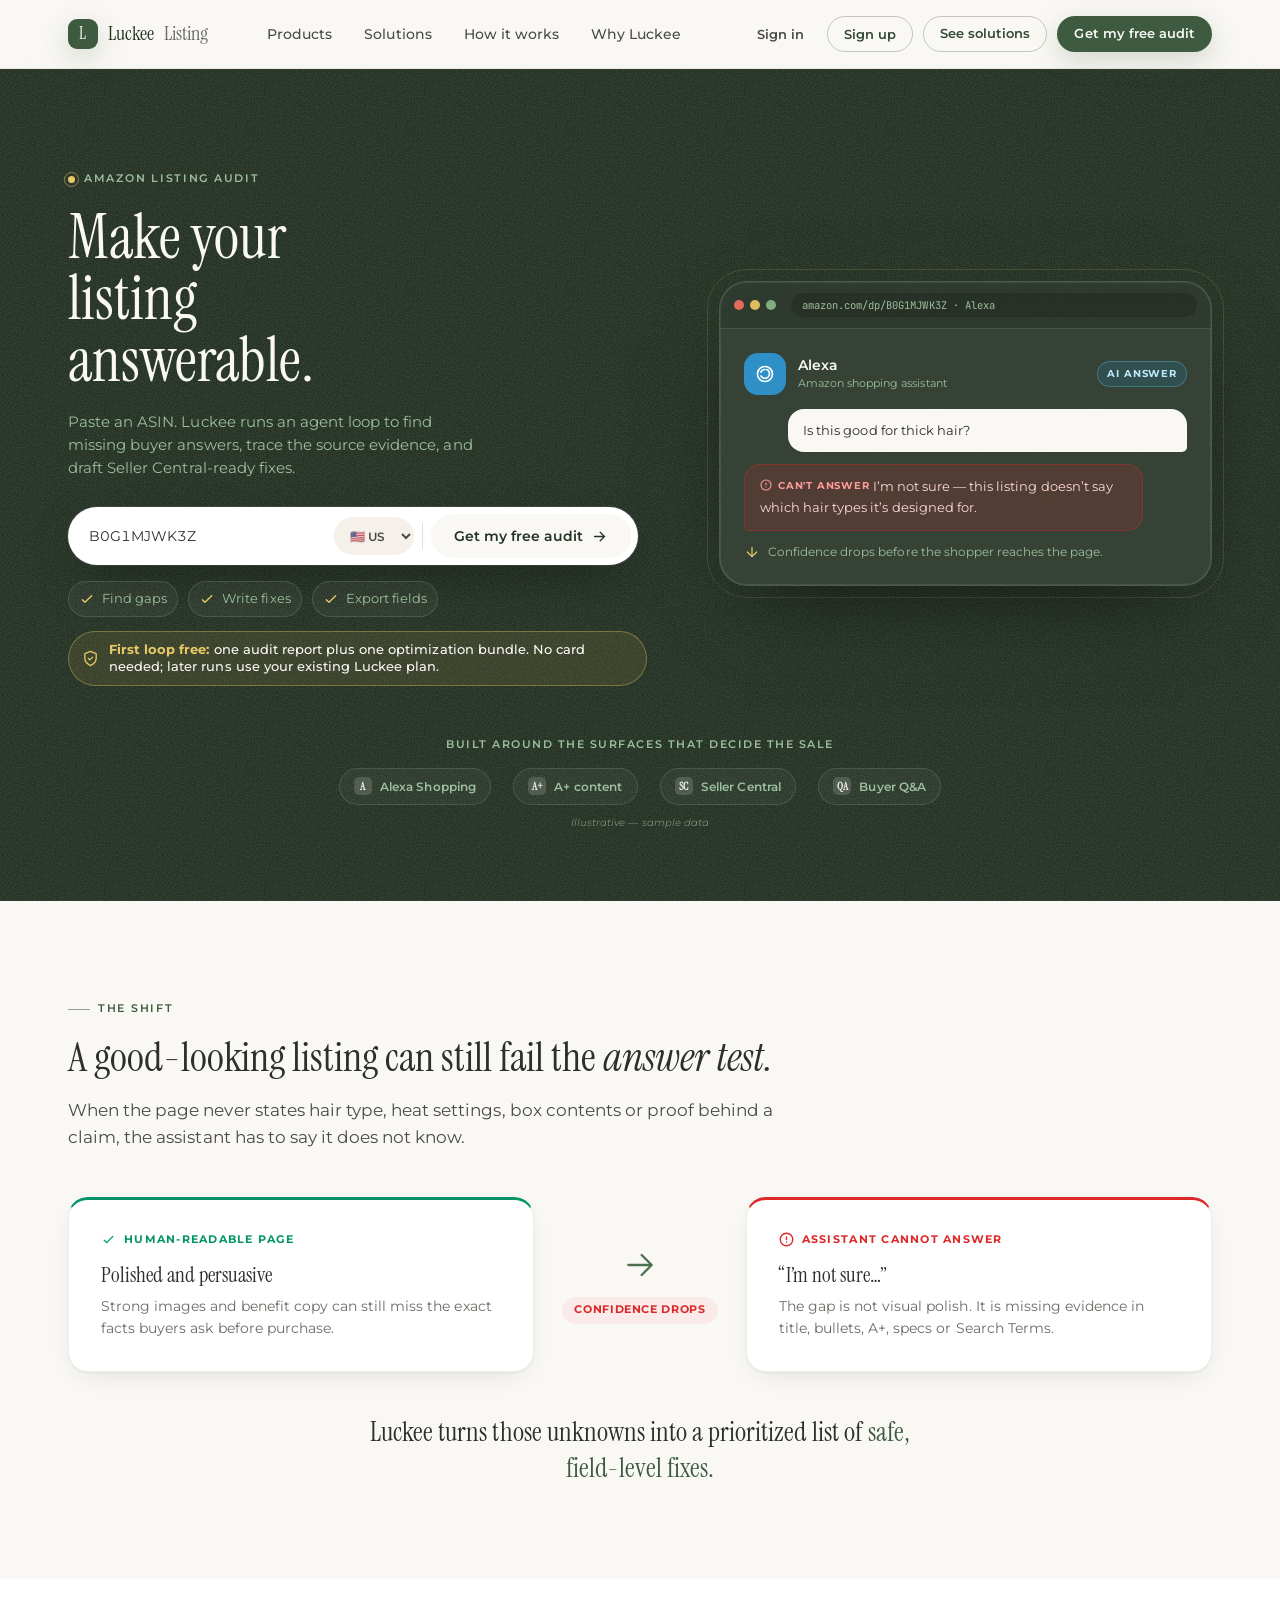
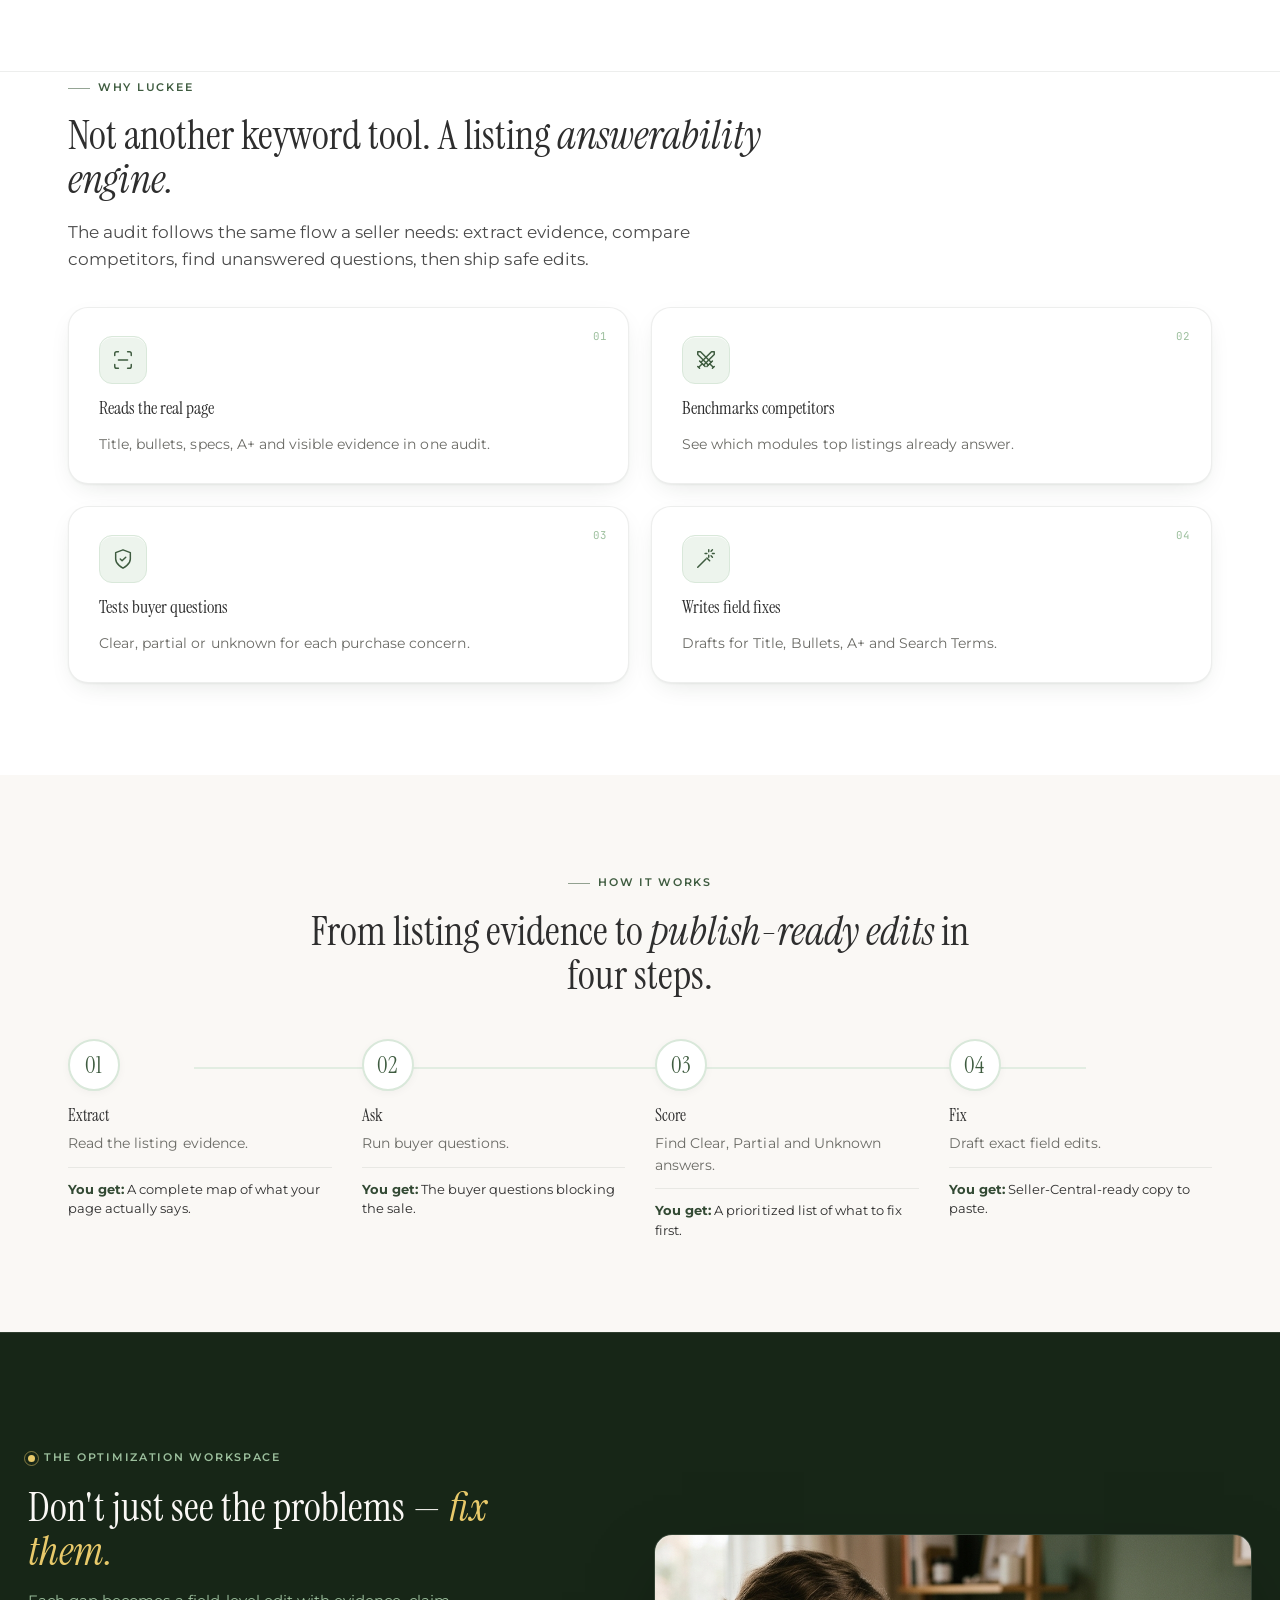
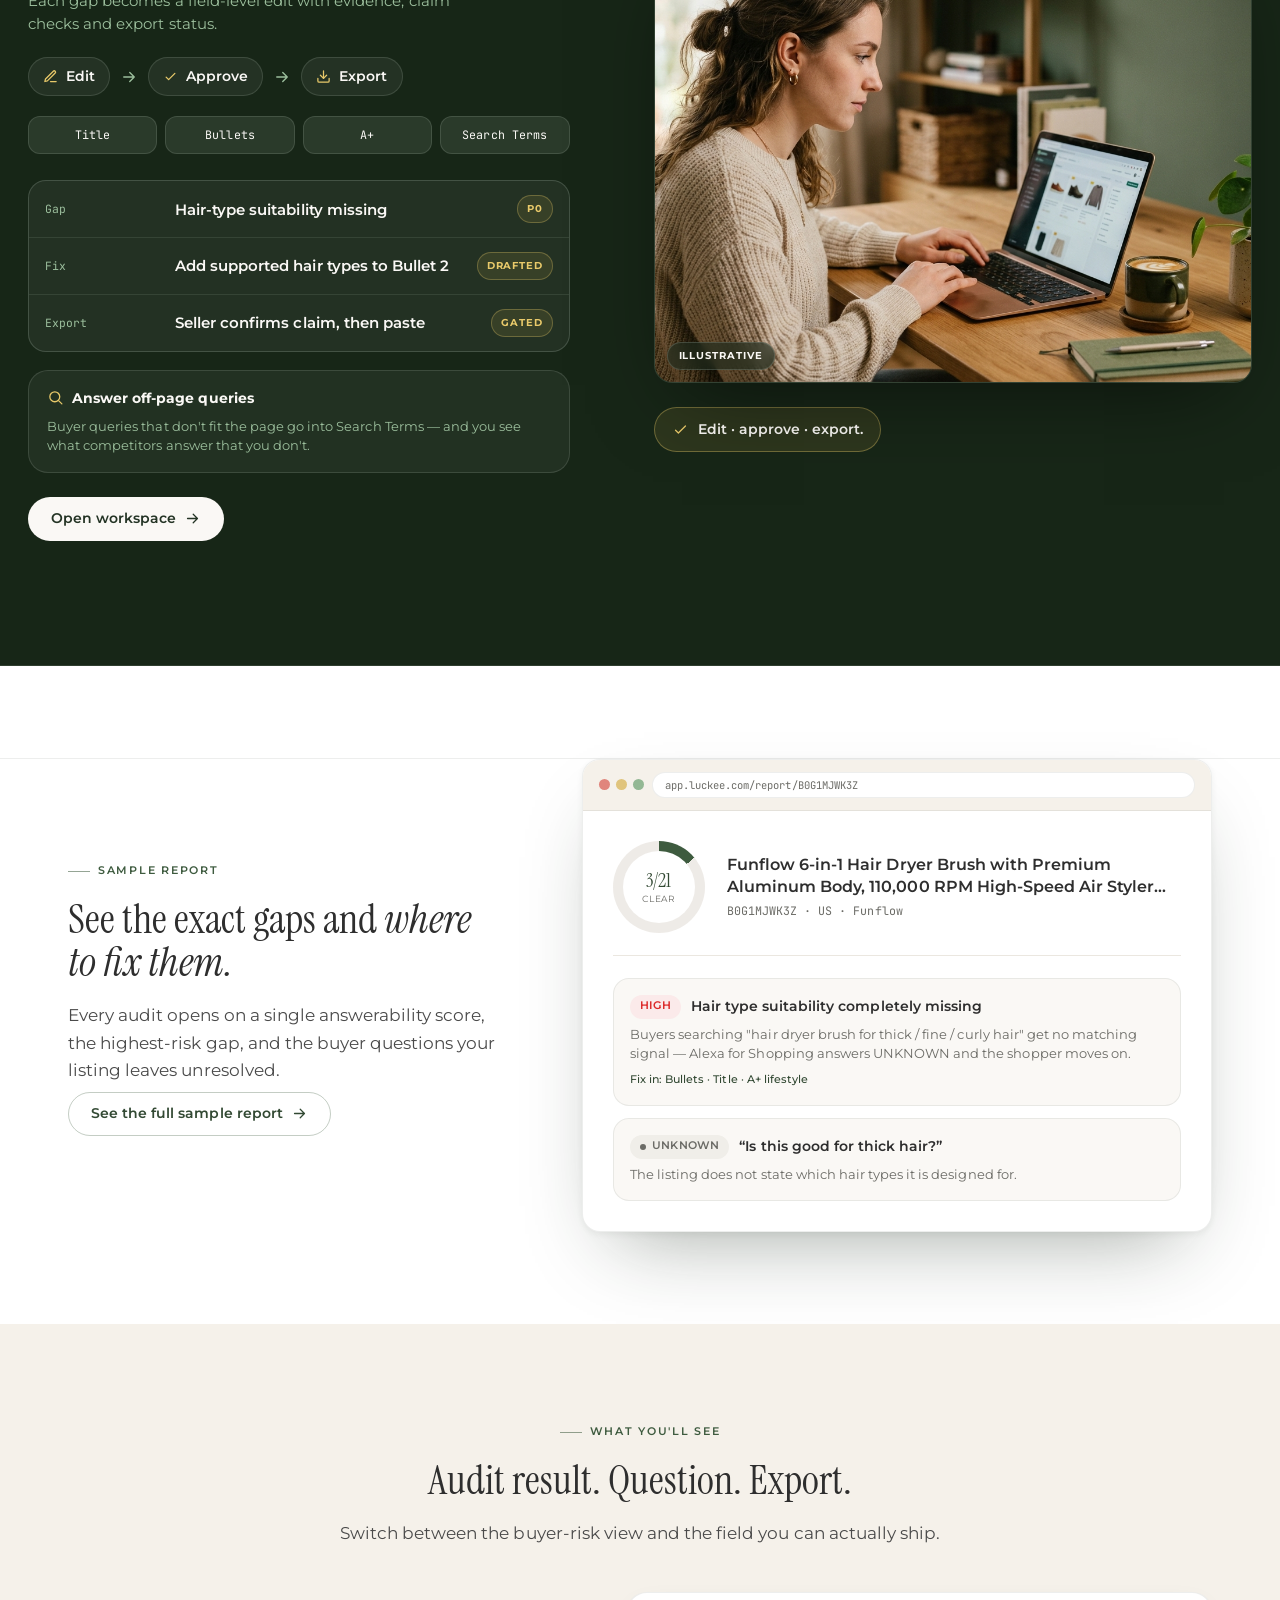
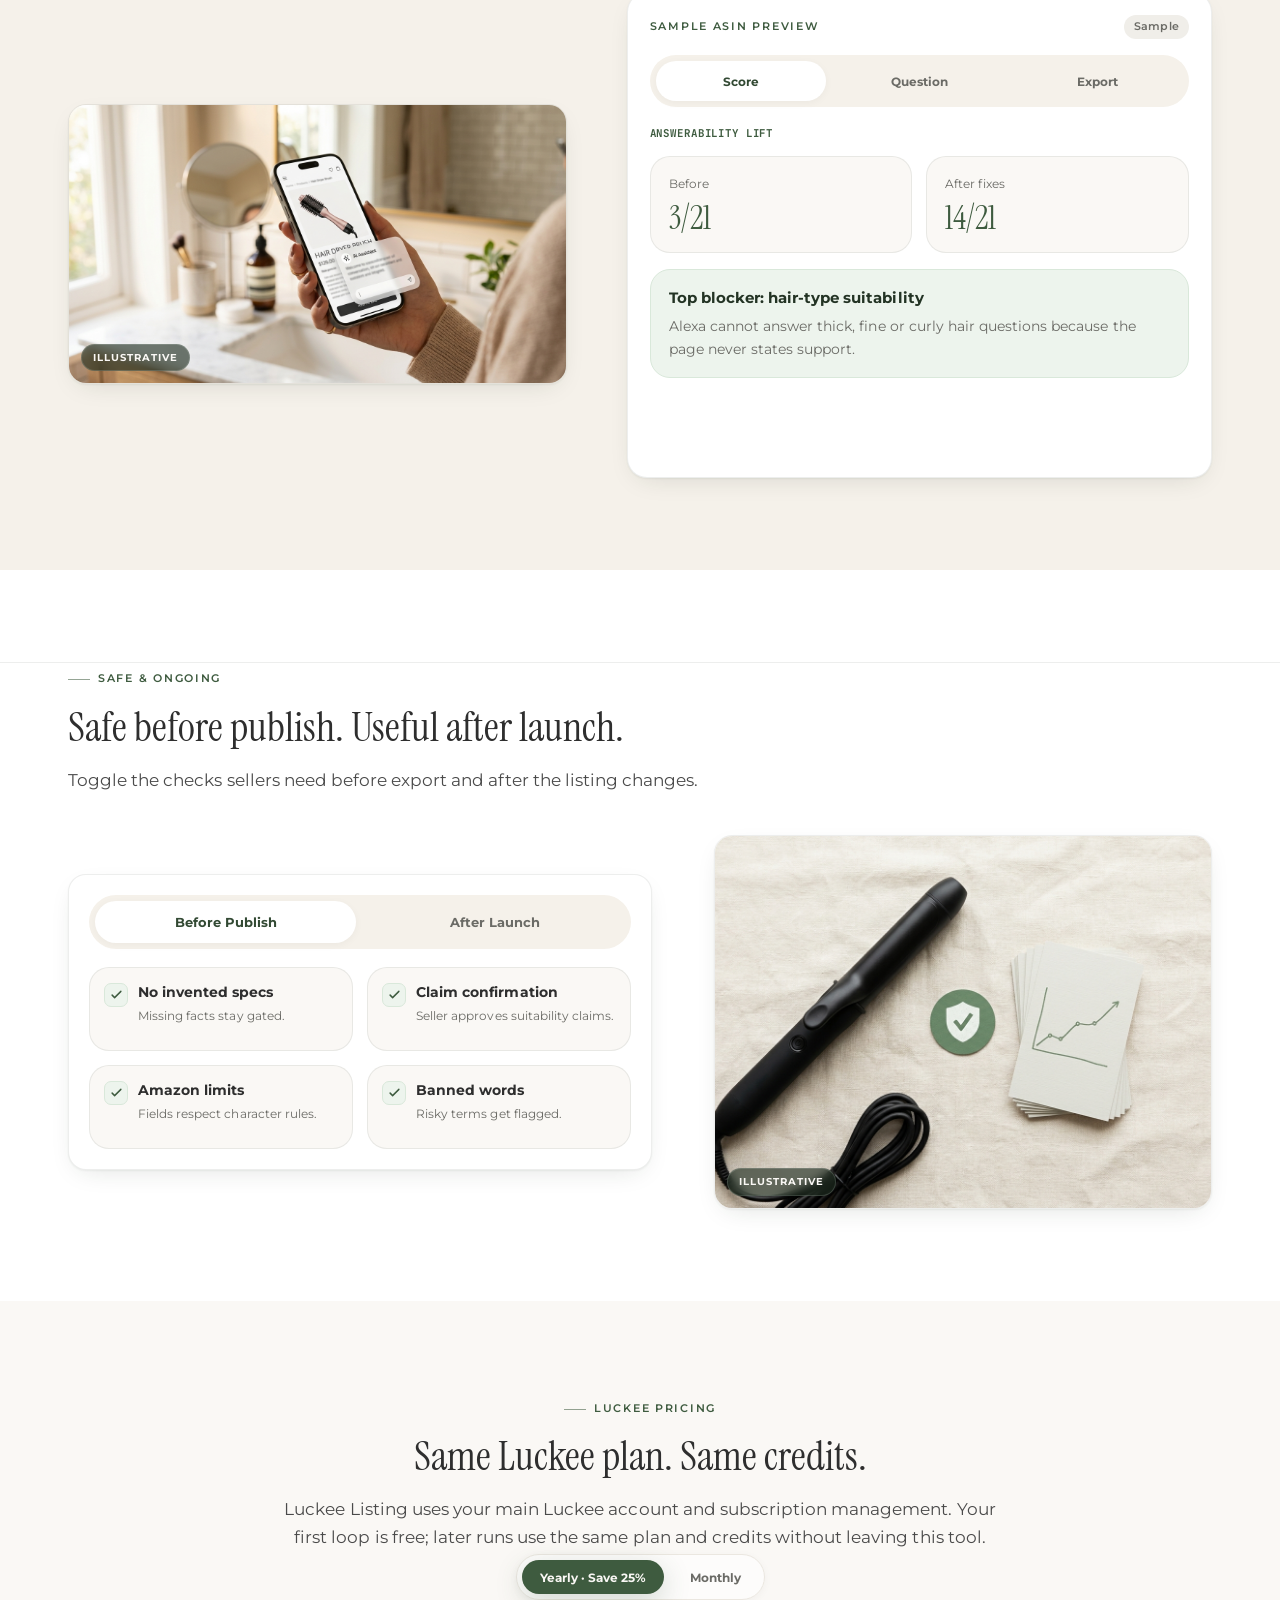
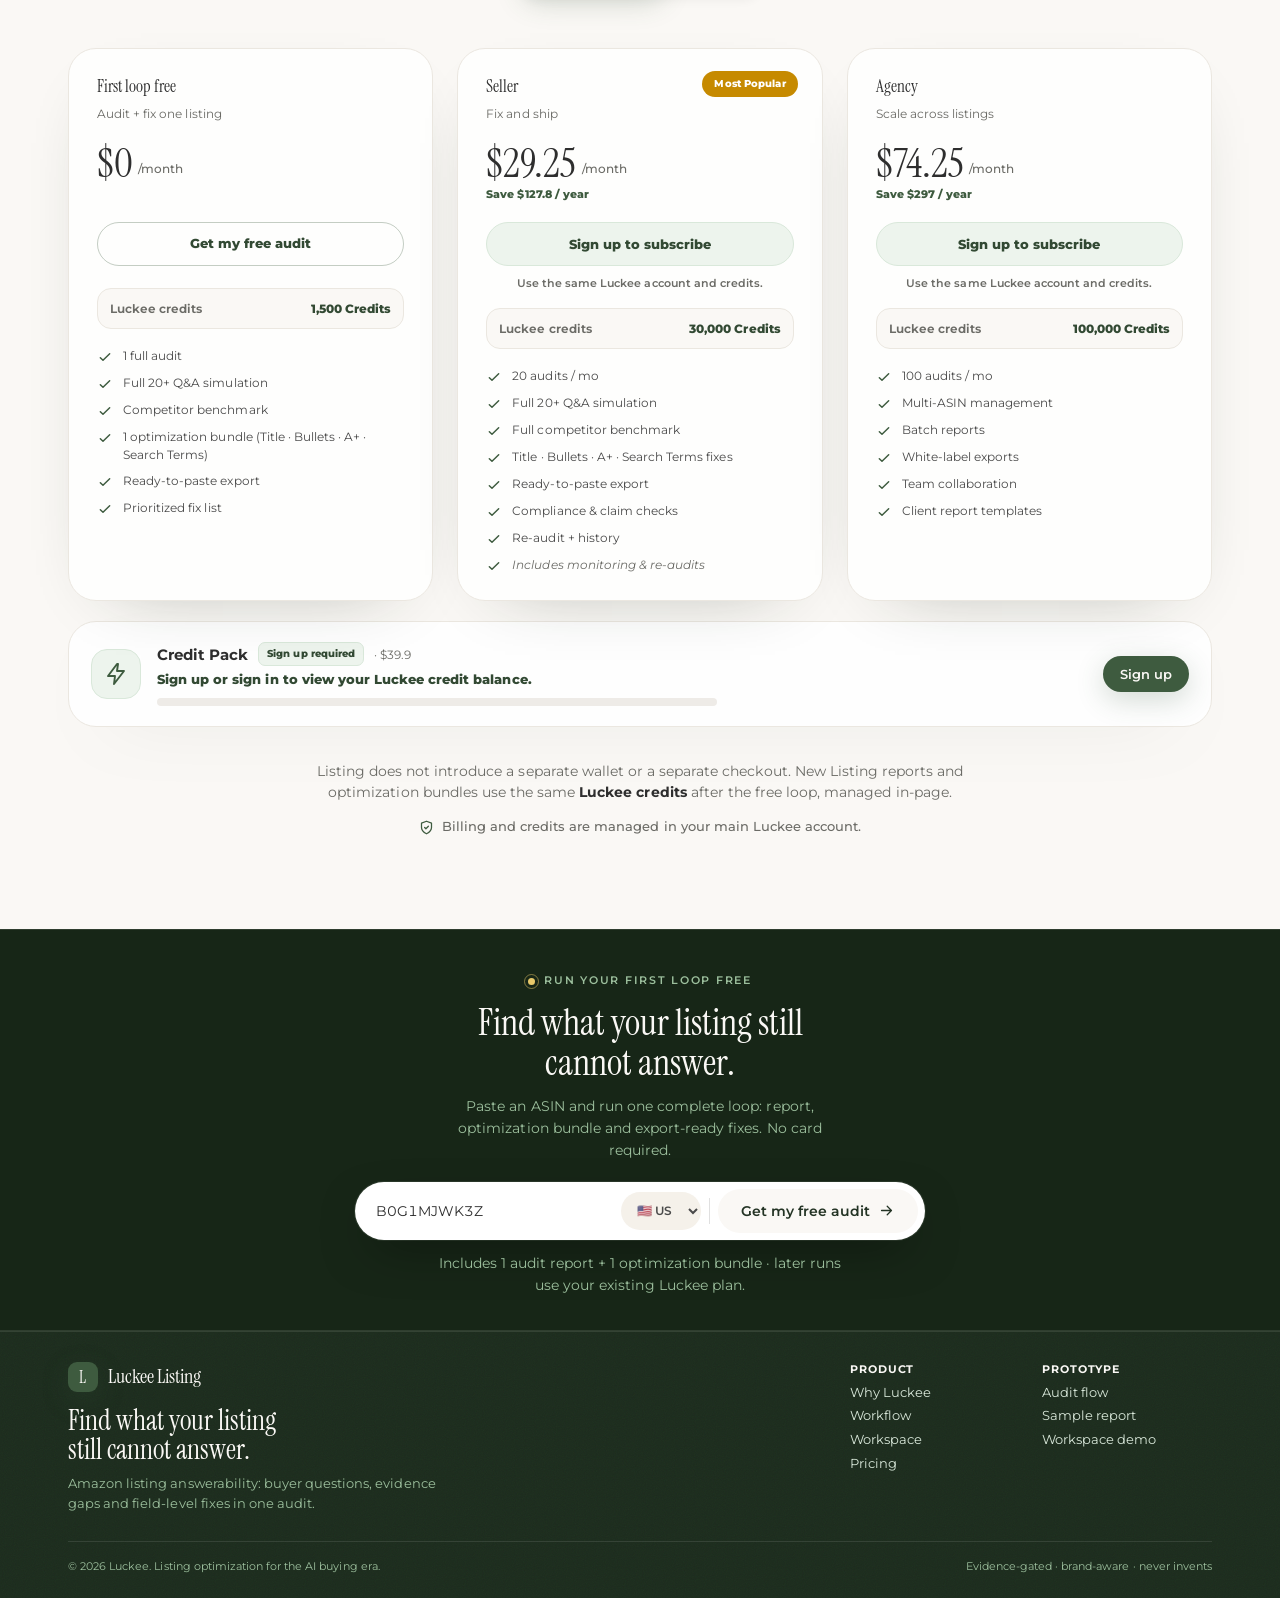
<file: index.html>
<!DOCTYPE html>
<html lang="en">
<head>
  <meta charset="UTF-8">
  <meta name="viewport" content="width=device-width, initial-scale=1.0">
  <title>Luckee Listing · Make your Amazon listing answerable</title>
  <link rel="icon" href="data:,">
  <link rel="stylesheet" href="tokens.css?v=nav-official-20260617">
  <noscript><style>.b-reveal,.b-stagger>*{opacity:1!important;transform:none!important}</style></noscript>
  <style>
    /* ============================================================
       LANDING — ART DIRECTION B · "PREMIUM PRODUCT PLATFORM"
       Linear / Stripe / Vercel-grade, warm. Luckee VI only.
       Styling is landing-local and uses the shared prototype data.
       ============================================================ */

    /* ---------- landing-local type scale & rhythm ---------- */
    :root{
      --b-band-pad: 92px;         /* generous section rhythm for a product-led landing page */
      --b-band-pad-sm: 64px;
      --b-radius-frame: 18px;
      --b-shadow-card: 0 1px 2px rgba(28,43,29,.05), 0 8px 28px -12px rgba(28,43,29,.18);
      --b-shadow-card-hover: 0 2px 4px rgba(28,43,29,.06), 0 24px 56px -20px rgba(28,43,29,.34);
      --b-shadow-float: 0 30px 80px -28px rgba(0,0,0,.55), 0 0 0 1px rgba(217,232,218,.10) inset;
      --b-hair: rgba(28,43,29,.08);            /* hairline on light */
      --b-hair-dark: rgba(217,232,218,.14);    /* hairline on dark */
      --b-ease: cubic-bezier(.22,.61,.36,1);
    }

    body{ overflow-x: hidden; }
    main{ overflow-x: clip; }

    /* ---------- BANDS ---------- */
    .band{ position: relative; padding-block: var(--b-band-pad); }
    /* top-nav anchors jump to these — clear the single sticky top-nav (68px) */
    main > section[id]{ scroll-margin-top: 84px; }
    .band-oat{ background: var(--oat-100); }
    .band-white{ background: var(--card); }
    .band-soft{ background: var(--oat-200); }
    /* full-bleed deep-forest band, kept flat and editorial */
    .band-dark{
      background: #172617; color: var(--oat-100); overflow: hidden;
      border-block: 1px solid rgba(217,232,218,.12);
    }
    .band-dark h2,.band-dark h3{ color: var(--oat-100); }
    .band-dark .muted,.band-dark .lede{ color: var(--forest-300); }
    .band-dark::before{
      content:""; position:absolute; inset:0; pointer-events:none; z-index:0;
      background: transparent;
    }
    .band-dark > .container{ position: relative; z-index: 1; }

    /* hard section edges feel cleaner than feathered gradient transitions */
    .seam{ display:none; }
    .seam-top{ top:-1px; }
    .seam-bot{ bottom:-1px; }
    .seam-oat-down,.seam-white-down,.seam-soft-down,.seam-oat-up,.seam-white-up,.seam-soft-up{ background:none; }

    /* hairline rule that separates adjacent light bands */
    .band-rule{ border:0; height:1px; background: var(--b-hair); margin:0; }

    /* ---------- shared section header ---------- */
    .sec-head{ max-width: 720px; }
    .sec-head.center{ margin-inline: auto; text-align: center; }
    .sec-head .eyebrow{ display:inline-flex; align-items:center; gap:8px; margin-bottom:18px; }
    .sec-head .eyebrow::before{
      content:""; width:22px; height:1px; background: currentColor; opacity:.55; display:inline-block;
    }
    .sec-head.center .eyebrow{ justify-content:center; }
    .sec-head h2{ margin-bottom: 16px; }
    .sec-head .lede{ margin: 0; }
    .display-xl{ font-size: clamp(2.7rem, 5.4vw, 4.4rem); line-height: 1.02; letter-spacing: 0; }

    /* serif emphasis inside Montserrat-led headings */
    .ser-accent{ font-family: var(--serif); font-weight: 400; font-style: italic; }

    /* ---------- ELEVATED CARD primitive ---------- */
    .e-card{
      background: var(--card);
      border: 1px solid var(--b-hair);
      border-radius: var(--r-card);
      box-shadow: var(--b-shadow-card);
      transition: transform .32s var(--b-ease), box-shadow .32s var(--b-ease), border-color .32s var(--b-ease);
      position: relative;
    }
    .e-card.lift:hover{
      transform: translateY(-4px);
      box-shadow: var(--b-shadow-card-hover);
      border-color: rgba(62,91,63,.22);
    }

    /* icon tile */
    .b-tile{
      width: 46px; height: 46px; border-radius: 13px; flex-shrink:0;
      display:grid; place-items:center;
      background: var(--forest-050);
      border: 1px solid var(--forest-100); color: var(--forest-600);
      box-shadow: 0 1px 0 rgba(255,255,255,.7) inset;
    }

    /* ============================================================
       1 · HERO  (solid dark band, no color gradient)
       ============================================================ */
    .hero{ padding-block: 62px 36px; min-height: calc(100vh - 68px); display:flex; align-items:center; }
    .hero-grid{
      display:grid; grid-template-columns: minmax(0,1.08fr) minmax(0,.92fr);
      gap: 72px; align-items: center;
    }
    .hero-copy{ max-width: 640px; }
    .hero-mesh{
      display:none;
    }
    .hero > .hero-grain{ position:absolute; inset:0; z-index:1; pointer-events:none; }
    .hero-grid{ position:relative; z-index:2; }

    .hero-eyebrow{
      display:inline-flex; align-items:center; gap:9px; color: var(--forest-300);
      font-family: var(--sans); font-weight:600; font-size:.72rem; letter-spacing:.16em; text-transform:uppercase;
    }
    .hero-eyebrow .pulse{ position:relative; width:7px; height:7px; }
    .hero-eyebrow .pulse::before{
      content:""; position:absolute; inset:0; border-radius:50%; background: var(--premium-gold-light);
    }
    .hero-eyebrow .pulse::after{
      content:""; position:absolute; inset:-4px; border-radius:50%;
      border:1px solid rgba(232,201,106,.5); animation: bPing 2.4s var(--b-ease) infinite;
    }
    @keyframes bPing{ 0%{ transform:scale(.6); opacity:.9 } 80%,100%{ transform:scale(1.5); opacity:0 } }

    .hero h1{
      color: var(--oat-100); margin: 18px 0 0; max-width: 10.8ch;
      font-size: clamp(2.85rem, 4.75vw, 4.2rem); line-height: 1.01; letter-spacing: 0;
    }
    .hero h1 em{ font-family: var(--serif); font-style: italic; font-weight:400; color: var(--premium-gold-light); }
    .hero-sub{
      color: var(--forest-300); font-size: 1rem; line-height: 1.52; max-width: 41ch; margin: 20px 0 0;
    }
    .hero-sub strong{ color: var(--oat-100); font-weight:600; }
    .hero-sub em{ font-style: italic; color: #ffd9d9; }

    /* audit start — bright pill row on dark */
    .audit-start{
      display:flex; align-items:center; gap:8px; max-width: 570px; margin-top: 28px;
      background: var(--card); border-radius: var(--r-pill); padding: 7px 7px 7px 9px;
      box-shadow: 0 18px 50px -18px rgba(0,0,0,.6), 0 0 0 1px rgba(217,232,218,.10);
    }
    .audit-start .input{
      border:0; background:transparent; box-shadow:none; padding: 11px 12px; flex:1; min-width:0; font-size:.95rem;
    }
    .audit-start .input:focus{ box-shadow:none; }
    .audit-start .as-select{
      border:0; background: var(--oat-200); border-radius: var(--r-pill); height:38px; padding:0 12px;
      font-size:.82rem; font-weight:600; color: var(--neutral-700); font-family: var(--sans); cursor:pointer;
      flex-shrink:0;
    }
    .audit-start .as-select:focus-visible{ box-shadow:0 0 0 3px rgba(201,168,76,.34); outline:none; }
    .audit-start .as-divider{ width:1px; height:26px; background: var(--border); flex-shrink:0; }
    .audit-start .btn{ flex-shrink:0; }

    .hero-trust{
      display:flex; flex-wrap:wrap; gap:8px 10px; align-items:center; margin-top:16px;
      font-size:.84rem; color: var(--forest-300);
    }
    .hero-trust .ti{
      display:inline-flex; align-items:center; gap:7px; padding:7px 10px;
      border:1px solid var(--b-hair-dark); border-radius:var(--r-pill); background:rgba(255,255,255,.045);
    }
    .hero-trust svg{ color: var(--premium-gold-light); flex-shrink:0; }

    .hero-dualopt{
      display:inline-flex; align-items:center; gap:10px; margin-top:14px;
      padding: 9px 15px 9px 13px; border-radius: var(--r-pill);
      background: rgba(201,168,76,.12); border:1px solid rgba(232,201,106,.36);
      color: var(--oat-100); font-size:.86rem; font-weight:500; line-height:1.35; max-width: 580px;
    }
    .hero-dualopt svg{ color: var(--premium-gold-light); flex-shrink:0; }
    .hero-dualopt strong{ color: var(--premium-gold-light); font-weight:700; }

    /* ---- floating assistant chat as a device card ---- */
    .rufus-stage{ position: relative; max-width: 560px; margin-left:auto; }
    .rufus-stage::before{
      content:""; position:absolute; inset:-12px;
      border:1px solid rgba(232,201,106,.16);
      border-radius: calc(var(--r-sheet) + 12px);
      z-index:0; pointer-events:none;
    }
    .rufus-card{
      position: relative; z-index:1;
      background: rgba(255,255,255,.055); backdrop-filter: blur(12px);
      border: 1px solid var(--b-hair-dark); border-radius: var(--r-sheet);
      box-shadow: var(--b-shadow-float);
      overflow: hidden;
    }
    .rufus-chrome{
      display:flex; align-items:center; gap:7px; padding: 11px 14px;
      border-bottom: 1px solid var(--b-hair-dark); background: rgba(0,0,0,.12);
    }
    .rufus-chrome .dots{ display:flex; gap:6px; }
    .rufus-chrome .dots i{ width:10px; height:10px; border-radius:50%; display:block; }
    .rufus-chrome .dots i:nth-child(1){ background:#e06c5e; }
    .rufus-chrome .dots i:nth-child(2){ background:#e0bd5e; }
    .rufus-chrome .dots i:nth-child(3){ background:#7fae80; }
    .rufus-chrome .url{
      margin-left:8px; font-family: var(--mono); font-size:.7rem; color: var(--forest-300);
      background: rgba(0,0,0,.16); padding: 4px 11px; border-radius: var(--r-pill);
      flex:1; min-width:0; overflow:hidden; text-overflow:ellipsis; white-space:nowrap;
    }
    .rufus-body{ padding: 24px; }
    .rufus-head{ display:grid; grid-template-columns:42px 1fr auto; align-items:center; gap:12px; margin-bottom:14px; }
    .rufus-avatar{
      width:42px; height:42px; border-radius:14px; flex-shrink:0;
      background: #2f8fc7; display:grid; place-items:center; color:#fff;
    }
    .assistant-pill{
      font-size:.64rem; font-weight:700; letter-spacing:.09em; text-transform:uppercase;
      color:#bdeaff; border:1px solid rgba(104,213,255,.3); background:rgba(36,150,216,.16);
      padding:5px 9px; border-radius:var(--r-pill); white-space:nowrap;
    }
    .rufus-head .rh-name{ font-weight:600; font-size:.92rem; color: var(--oat-100); }
    .rufus-head .rh-meta{ font-size:.72rem; color: var(--forest-300); }
    .bubble{ border-radius:16px; padding:12px 15px; font-size:.88rem; line-height:1.48; max-width:90%; }
    .bubble-user{ background: var(--oat-100); color: var(--neutral-900); border-bottom-right-radius:5px; margin-left:auto; }
    .bubble-rufus{
      background: rgba(220,40,40,.16); color:#ffd9d9; border:1px solid rgba(220,40,40,.35);
      border-bottom-left-radius:5px; margin-top:12px;
    }
    .bubble-rufus .br-flag{
      display:inline-flex; align-items:center; gap:6px; font-size:.68rem; font-weight:700;
      letter-spacing:.08em; text-transform:uppercase; color:#ff9b9b; margin-bottom:5px;
    }
    .rufus-caption{
      margin-top:12px; font-size:.78rem; color: var(--forest-300); display:flex; align-items:center; gap:8px;
    }
    .rufus-caption .arrow{ color: var(--premium-gold-light); }

    /* logo strip under hero */
    .logo-strip{ margin-top: 36px; }
    .logo-strip .ls-label{
      text-align:center; font-size:.72rem; letter-spacing:.14em; text-transform:uppercase;
      color: var(--forest-300); margin-bottom:14px; font-weight:600;
    }
    .logo-row{ display:flex; flex-wrap:wrap; justify-content:center; align-items:center; gap:12px 22px; }
    .logo-chip{
      display:inline-flex; align-items:center; gap:8px; padding:8px 14px; border-radius: var(--r-pill);
      border:1px solid var(--b-hair-dark); background: rgba(255,255,255,.04); color: var(--forest-300);
      font-size:.82rem; font-weight:600; letter-spacing:.01em;
    }
    .logo-chip .lc-mark{
      width:18px; height:18px; border-radius:5px; background: rgba(217,232,218,.18); flex-shrink:0;
      display:grid; place-items:center; color: var(--oat-100); font-family: var(--serif); font-size:.72rem;
    }
    .logo-illus{
      display:block; text-align:center; margin-top:10px; font-size:.68rem; color: rgba(156,191,157,.65);
      font-style:italic;
    }

    /* ============================================================
       2 · THE SHIFT
       ============================================================ */
    .compare-grid{ display:grid; grid-template-columns: 1fr auto 1fr; gap: 28px; align-items:stretch; margin-top: 46px; }
    .compare-card{ padding: 32px; display:flex; flex-direction:column; }
    .compare-card .cc-label{
      font-size:.7rem; font-weight:700; letter-spacing:.12em; text-transform:uppercase;
      margin-bottom:16px; display:inline-flex; align-items:center; gap:8px;
    }
    .cc-good{ border-top: 3px solid var(--success-600); }
    .cc-bad{ border-top: 3px solid var(--error-600); }
    .cc-good .cc-label{ color: var(--success-600); }
    .cc-bad .cc-label{ color: var(--error-600); }
    .compare-card h3{ font-size:1.38rem; margin-bottom:10px; }
    .compare-card p{ color: var(--muted); font-size:.92rem; margin:0; }
    .compare-arrow{ display:grid; place-items:center; color: var(--forest-500); align-self:center; }
    .compare-arrow .ca-pill{
      font-size:.72rem; font-weight:700; letter-spacing:.06em; text-transform:uppercase;
      color: var(--error-600); background: var(--error-bg); padding:5px 12px; border-radius: var(--r-pill); margin-top:12px;
    }
    .stat-block{ margin-top: 42px; text-align:center; max-width: 56ch; margin-inline:auto; }
    .stat-line{
      font-family: var(--serif); font-size: clamp(1.35rem, 2.2vw, 1.8rem); line-height:1.34;
      color: var(--neutral-900); margin:0;
    }
    .stat-line .hl{ color: var(--forest-600); }

    /* ============================================================
       3 · WHY US — clean 2×2 grid (4 core differentiators)
       ============================================================ */
    .bento{
      display:grid; grid-template-columns: repeat(2, 1fr); gap: 22px; margin-top: 34px;
      align-items: stretch;
    }
    .why-card{ display:flex; flex-direction:column; gap:14px; padding: 28px 30px; justify-content:flex-start; }
    .why-card h3{ font-size:1.18rem; line-height:1.18; }
    .why-card p{ color: var(--muted); font-size:.92rem; margin:0; line-height:1.6; }
    .why-card .b-tile{ width:48px; height:48px; }
    .why-card .wc-corner{
      position:absolute; top:20px; right:22px; font-family: var(--mono); font-size:.72rem;
      color: var(--forest-300); letter-spacing:.04em;
    }

    /* ============================================================
       COMPARISON TABLE  (inside framed card)
       ============================================================ */
    .cmp-frame{ max-width: 980px; margin: 8px auto 0; }
    .cmp-card{ overflow:hidden; border:1px solid var(--b-hair); box-shadow: var(--b-shadow-card); }
    .cmp-card .table{ font-size:.92rem; }
    .cmp-card .table th,.cmp-card .table td{ text-align:center; }
    .cmp-card .table th:first-child,.cmp-card .table td:first-child{
      text-align:left; font-weight:500; color: var(--neutral-900); text-transform:none; letter-spacing:0; font-size:.9rem;
    }
    .cmp-card .table thead th:first-child{ background: color-mix(in srgb, var(--forest-600) 9%, white); }
    .cmp-card .table th.cmp-us,.cmp-card .table td.cmp-us{ background: var(--forest-050); }
    .cmp-card .table th.cmp-us{ color: var(--forest-700); position:relative; }
    .cmp-card .table thead th.cmp-us::after{
      content:""; position:absolute; left:0; right:0; bottom:0; height:2px; background: var(--forest-600);
    }
    .cmp-card .table tbody tr:hover td.cmp-us{ background: var(--forest-100); }
    .cmp-yes{ color: var(--success-600); display:inline-flex; }
    .cmp-partial{ display:inline-flex; align-items:center; gap:5px; justify-content:center; color: var(--warning-600); font-size:.8rem; font-weight:600; white-space:nowrap; }
    .cmp-no{ color: var(--muted); font-weight:600; }

    /* ============================================================
       4 · HOW IT WORKS — connected step flow
       ============================================================ */
    .how-flow{ display:grid; grid-template-columns: repeat(4,1fr); gap: 30px; position:relative; margin-top: 42px; }
    .how-flow::before{
      content:""; position:absolute; top:28px; left:11%; right:11%; height:2px; z-index:0;
      background: var(--forest-100);
      opacity:.7;
    }
    .how-step{ position:relative; z-index:1; }
    .how-num{
      width:52px; height:52px; border-radius:50%; background: var(--card);
      border:2px solid var(--forest-100); display:grid; place-items:center; margin-bottom:16px;
      font-family: var(--serif); font-size:1.55rem; color: var(--forest-600); box-shadow: var(--sh-sm);
      transition: transform .3s var(--b-ease), border-color .3s var(--b-ease), box-shadow .3s var(--b-ease);
    }
    .how-step:hover .how-num{ transform: translateY(-3px); border-color: var(--forest-600); box-shadow: var(--sh-brand); }
    .how-step h3{ font-size:1.1rem; margin-bottom:8px; }
    .how-step p{ color: var(--muted); font-size:.9rem; margin:0; line-height:1.6; }
    .how-youget{
      margin-top:12px !important; padding-top:12px; border-top:1px solid var(--b-hair);
      color: var(--neutral-900) !important; font-size:.86rem !important; line-height:1.5 !important;
    }
    .how-youget .hy-label{ font-weight:700; color: var(--forest-700); }

    /* ============================================================
       5 · SAMPLE REPORT — product mockup in device frame
       ============================================================ */
    .sample-wrap{ display:grid; grid-template-columns: minmax(0,.82fr) minmax(0,1.18fr); gap: 76px; align-items:center; }
    .device{
      border-radius: var(--b-radius-frame);
      background: var(--card); border: 1px solid var(--b-hair);
      box-shadow: 0 2px 6px rgba(28,43,29,.06), 0 36px 80px -34px rgba(28,43,29,.42);
      overflow: hidden; position: relative;
    }
    .device-chrome{
      display:flex; align-items:center; gap:8px; padding: 12px 16px;
      background: var(--oat-200); border-bottom: 1px solid var(--b-hair);
    }
    .device-chrome .dots{ display:flex; gap:6px; }
    .device-chrome .dots i{ width:11px; height:11px; border-radius:50%; display:block; }
    .device-chrome .dots i:nth-child(1){ background:#e0857c; }
    .device-chrome .dots i:nth-child(2){ background:#e0c47c; }
    .device-chrome .dots i:nth-child(3){ background:#93b894; }
    .device-chrome .url{
      flex:1; min-width:0; font-family: var(--mono); font-size:.7rem; color: var(--muted);
      background: var(--card); border:1px solid var(--b-hair); padding:4px 12px; border-radius: var(--r-pill);
      overflow:hidden; text-overflow:ellipsis; white-space:nowrap;
    }
    .report-preview{ padding: 30px; position: relative; }
    /* score ring inside the report preview — keep num + "CLEAR" label clear of the round edge */
    .report-preview .score-ring{ flex-shrink:0; }
    .report-preview .score-ring .inner{ display:flex; flex-direction:column; align-items:center; justify-content:center; gap:3px; }
    .report-preview .score-ring .num{ font-size:1.32rem; line-height:1; }
    .report-preview .score-ring .den{ font-size:.6rem; letter-spacing:.08em; line-height:1; }
    .rp-top{ display:flex; align-items:center; gap:22px; }
    .rp-title{ font-size:1.05rem; font-weight:600; line-height:1.4; display:-webkit-box; -webkit-line-clamp:2; -webkit-box-orient:vertical; overflow:hidden; }
    .rp-asin{ font-size:.78rem; color: var(--muted); margin-top:4px; }
    .rp-row{
      display:flex; align-items:flex-start; gap:14px; padding:16px; border-radius: var(--r-input);
      background: var(--oat-100); border:1px solid var(--b-hair);
    }
    .rp-row + .rp-row{ margin-top:12px; }
    .rp-row .rr-body{ flex:1; min-width:0; }
    .rp-row .rr-head{ display:flex; align-items:center; gap:10px; margin-bottom:6px; flex-wrap:wrap; }
    .rp-row .rr-q{ font-weight:600; font-size:.94rem; }
    .rp-row .rr-text{ font-size:.85rem; color: var(--muted); line-height:1.5; margin:0; }
    .rp-row .rr-fix{ font-size:.76rem; color: var(--forest-700); margin-top:8px; font-weight:500; }
    .rp-fade{ display:none; }

    /* ============================================================
       PROOF
       ============================================================ */
    .proof-wrap{ display:grid; grid-template-columns: minmax(0,.92fr) minmax(0,1.08fr); gap: 60px; align-items:center; margin-top: 46px; }
    .proof-tag{
      display:inline-flex; align-items:center; gap:8px; margin-bottom:18px;
      font-size:.68rem; font-weight:700; letter-spacing:.1em; text-transform:uppercase;
      color: var(--forest-700); background: var(--forest-050); padding:6px 13px; border-radius: var(--r-pill);
    }
    .proof-photo{
      margin-top:18px; position:relative; border-radius: var(--b-radius-frame); overflow:hidden;
      border:1px solid var(--b-hair); box-shadow: var(--b-shadow-card); aspect-ratio: 16 / 9;
    }
    .proof-photo img{ width:100%; height:100%; object-fit:cover; display:block; }

    .outcome-console{ padding:22px; }
    .outcome-tabs{
      display:grid; grid-template-columns:repeat(3,1fr); gap:8px; margin-bottom:18px;
      background: var(--oat-200); padding:6px; border-radius: var(--r-pill);
    }
    .outcome-tab{
      appearance:none; border:0; border-radius:var(--r-pill); background:transparent; color:var(--muted);
      min-height:40px; font-family:var(--sans); font-weight:700; font-size:.82rem; cursor:pointer;
      transition: background .2s var(--b-ease), color .2s var(--b-ease), box-shadow .2s var(--b-ease);
    }
    .outcome-tab:hover{ color:var(--forest-700); }
    .outcome-tab:focus-visible{ outline:none; box-shadow:0 0 0 3px rgba(62,91,63,.18); }
    .outcome-tab.is-active{ background:var(--card); color:var(--forest-700); box-shadow:var(--sh-sm); }
    .outcome-panel{ display:none; min-height:330px; }
    .outcome-panel.is-active{ display:block; }
    .outcome-kicker{
      font-family:var(--mono); font-size:.72rem; letter-spacing:.08em; text-transform:uppercase;
      color:var(--forest-600); margin-bottom:14px; font-weight:700;
    }
    .outcome-score{
      display:grid; grid-template-columns: 1fr 1fr; gap:14px; margin-bottom:16px;
    }
    .outcome-metric{ border:1px solid var(--b-hair); border-radius:var(--r-card); padding:18px; background:var(--oat-100); }
    .outcome-metric .om-label{ font-size:.78rem; color:var(--muted); margin-bottom:8px; }
    .outcome-metric .om-value{ font-family:var(--serif); font-size:2.2rem; line-height:1; color:var(--forest-600); }
    .outcome-fix{
      border:1px solid var(--forest-100); border-radius:var(--r-card); padding:16px 18px; background:var(--forest-050);
    }
    .outcome-fix strong{ display:block; color:var(--forest-800); margin-bottom:5px; }
    .outcome-fix span{ color:var(--muted); font-size:.9rem; line-height:1.5; }
    .export-list{ display:grid; gap:10px; }
    .export-row{
      display:grid; grid-template-columns:104px 1fr auto; gap:12px; align-items:center;
      border:1px solid var(--b-hair); border-radius:var(--r-input); padding:12px 14px; background:var(--oat-100);
    }
    .export-row .er-field{ font-family:var(--mono); font-size:.78rem; color:var(--muted); }
    .export-row .er-copy{ min-width:0; overflow:hidden; text-overflow:ellipsis; white-space:nowrap; font-weight:600; color:var(--neutral-900); }
    .export-row .er-state{ font-size:.68rem; font-weight:700; color:var(--forest-700); text-transform:uppercase; letter-spacing:.07em; }
    .proof-mock{ padding:20px; }
    .proof-mock-head{ display:flex; align-items:center; justify-content:space-between; gap:12px; margin-bottom:16px; flex-wrap:wrap; }
    .mini-chat + .mini-chat{ margin-top:18px; padding-top:18px; border-top:1px solid var(--b-hair); }
    .mc-label{ font-size:.68rem; font-weight:700; letter-spacing:.12em; text-transform:uppercase; color: var(--muted); margin-bottom:10px; }
    .mc-bubble{ border-radius:14px; padding:10px 13px; font-size:.86rem; line-height:1.45; max-width:92%; }
    .mc-user{ background: var(--oat-200); color: var(--neutral-900); border:1px solid var(--b-hair); border-bottom-right-radius:5px; margin-left:auto; }
    .mc-rufus{ margin-top:10px; border-bottom-left-radius:5px; }
    .mc-rufus-bad{ background: var(--error-bg); color: var(--error-600); border:1px solid rgba(220,40,40,.28); }
    .mc-rufus-good{ background: var(--success-bg); color: var(--success-600); border:1px solid rgba(5,148,103,.28); }
    .mc-flag{ display:inline-flex; align-items:center; gap:6px; font-size:.66rem; font-weight:700; letter-spacing:.08em; text-transform:uppercase; margin-bottom:5px; }
    .mc-flag-bad{ color: var(--error-600); }
    .mc-flag-good{ color: var(--success-600); }

    /* ============================================================
       WORKSPACE BAND — "Don't just see the problems — fix them"
       ============================================================ */
    #workspace{
      padding-block: 112px 124px;
      background: #172617;
    }
    #workspace .container{ max-width: 1440px; }
    .ws-grid{ display:grid; grid-template-columns: minmax(0,.95fr) minmax(0,1.05fr); gap: 84px; align-items:center; }
    .ws-copy{ max-width: 680px; }
    .ws-copy .ws-flow{
      display:flex; flex-wrap:wrap; align-items:center; gap:10px; margin: 22px 0 6px;
    }
    .ws-step{
      display:inline-flex; align-items:center; gap:8px; font-weight:600; font-size:.9rem;
      color: var(--oat-100); background: rgba(255,255,255,.06); border:1px solid var(--b-hair-dark);
      padding: 8px 14px; border-radius: var(--r-pill);
    }
    .ws-step svg{ color: var(--premium-gold-light); flex-shrink:0; }
    .ws-arrow{ color: var(--forest-300); flex-shrink:0; }
    .ws-fields{ display:grid; grid-template-columns: repeat(4, minmax(0,1fr)); gap:8px; margin-top:20px; }
    .ws-field{
      font-family: var(--mono); font-size:.78rem; letter-spacing:.01em;
      color: var(--oat-100); background: rgba(217,232,218,.10); border:1px solid var(--b-hair-dark);
      padding: 9px 12px; border-radius: 12px; text-align:center;
    }
    .ws-panel{
      margin-top:26px; border:1px solid rgba(217,232,218,.18); border-radius: var(--b-radius-frame);
      background: rgba(255,255,255,.055); overflow:hidden;
    }
    .ws-panel-row{
      display:grid; grid-template-columns: 116px 1fr auto; gap:14px; align-items:center;
      padding:14px 16px; border-bottom:1px solid rgba(217,232,218,.1);
    }
    .ws-panel-row:last-child{ border-bottom:0; }
    .ws-panel-row .wp-k{ font-family:var(--mono); font-size:.76rem; color:var(--forest-300); }
    .ws-panel-row .wp-v{ color:var(--oat-100); font-weight:600; min-width:0; overflow:hidden; text-overflow:ellipsis; white-space:nowrap; }
    .ws-panel-row .wp-tag{
      font-size:.68rem; font-weight:700; letter-spacing:.08em; text-transform:uppercase;
      color:var(--premium-gold-light); background:rgba(201,168,76,.12); border:1px solid rgba(232,201,106,.3);
      padding:5px 9px; border-radius:var(--r-pill); white-space:nowrap;
    }
    .ws-promise{
      display:inline-flex; align-items:center; gap:9px; margin-top:24px;
      padding: 11px 17px; border-radius: var(--r-pill);
      background: rgba(201,168,76,.12); border:1px solid rgba(232,201,106,.36);
      color: var(--oat-100); font-size:.9rem; font-weight:600;
    }
    .ws-promise svg{ color: var(--premium-gold-light); flex-shrink:0; }
    .ws-visual{
      border-radius: var(--b-radius-frame); overflow:hidden; position:relative;
      border:1px solid var(--b-hair-dark); box-shadow: var(--b-shadow-float); aspect-ratio: 4 / 3;
    }
    .ws-visual img{ width:100%; height:100%; object-fit:cover; display:block; }
    .scene-tag{
      position:absolute; bottom:12px; left:12px; z-index:2;
      font-size:.66rem; font-weight:700; letter-spacing:.1em; text-transform:uppercase;
      color: var(--oat-100); background: rgba(28,43,29,.62); backdrop-filter: blur(4px);
      padding: 5px 11px; border-radius: var(--r-pill); border:1px solid rgba(217,232,218,.18);
    }
    .ws-keyword{
      margin-top:18px; padding:16px 18px; border-radius: var(--r-card);
      background: rgba(255,255,255,.05); border:1px solid var(--b-hair-dark);
    }
    .ws-keyword .wk-head{
      display:inline-flex; align-items:center; gap:8px; font-weight:700; font-size:.95rem;
      color: var(--oat-100); margin-bottom:8px;
    }
    .ws-keyword .wk-head svg{ color: var(--premium-gold-light); flex-shrink:0; }
    .ws-keyword p{ color: var(--forest-300); font-size:.86rem; line-height:1.5; margin:0; }

    /* ============================================================
       SAFE & ONGOING — merged compliance + lifecycle band
       header on top · two point groups + one illustrative visual
       ============================================================ */
    .safe-wrap{ display:grid; grid-template-columns: minmax(0,1.08fr) minmax(0,.92fr); gap: 62px; align-items:center; margin-top: 42px; }
    .safe-groups{ display:grid; grid-template-columns: 1fr 1fr; gap: 28px 32px; }
    .safe-group .sg-head{
      font-family: var(--sans); font-weight:700; font-size:.74rem; letter-spacing:.1em; text-transform:uppercase;
      color: var(--forest-700); margin-bottom:18px; display:flex; align-items:center; gap:8px;
    }
    .safe-group .sg-head svg{ color: var(--forest-600); flex-shrink:0; }
    .scene-points{ list-style:none; padding:0; margin: 0; display:flex; flex-direction:column; gap:13px; }
    .scene-points li{ display:flex; gap:12px; align-items:flex-start; }
    .scene-points .sp-tick{
      width:24px; height:24px; border-radius:7px; flex-shrink:0; margin-top:2px;
      display:grid; place-items:center; background: var(--forest-050); border:1px solid var(--forest-100); color: var(--forest-600);
    }
    .scene-points .sp-body strong{ display:block; font-size:.95rem; color: var(--neutral-900); margin-bottom:3px; }
    .scene-points .sp-body span{ color: var(--muted); font-size:.88rem; line-height:1.5; }
    .scene-media{
      border-radius: var(--b-radius-frame); overflow:hidden; position:relative;
      border:1px solid var(--b-hair); box-shadow: var(--b-shadow-card); aspect-ratio: 4 / 3;
    }
    .scene-media img{ width:100%; height:100%; object-fit:cover; display:block; }
    .safe-console{ border:1px solid var(--b-hair); border-radius:var(--b-radius-frame); background:var(--card); box-shadow:var(--b-shadow-card); padding:20px; }
    .safe-tabs{ display:grid; grid-template-columns:1fr 1fr; gap:8px; background:var(--oat-200); padding:6px; border-radius:var(--r-pill); margin-bottom:18px; }
    .safe-tab{
      appearance:none; border:0; min-height:42px; border-radius:var(--r-pill); background:transparent; cursor:pointer;
      font-family:var(--sans); font-weight:700; color:var(--muted);
    }
    .safe-tab:hover{ color:var(--forest-700); }
    .safe-tab:focus-visible{ outline:none; box-shadow:0 0 0 3px rgba(62,91,63,.18); }
    .safe-tab.is-active{ background:var(--card); color:var(--forest-700); box-shadow:var(--sh-sm); }
    .safe-panel{ display:none; }
    .safe-panel.is-active{ display:block; }
    .safe-checks{ display:grid; grid-template-columns:repeat(2,1fr); gap:14px; }
    .safe-check{
      display:flex; align-items:flex-start; gap:10px; min-height:84px;
      border:1px solid var(--b-hair); border-radius:var(--r-card); background:var(--oat-100); padding:14px;
    }
    .safe-check .sp-tick{
      width:24px; height:24px; border-radius:7px; flex-shrink:0; margin-top:1px;
      display:grid; place-items:center; background: var(--forest-050); border:1px solid var(--forest-100); color: var(--forest-600);
    }
    .safe-check strong{ display:block; font-size:.94rem; color:var(--neutral-900); margin-bottom:3px; }
    .safe-check span{ display:block; font-size:.82rem; line-height:1.4; color:var(--muted); }

    /* ============================================================
       6 · PRICING
       ============================================================ */
    .pricing-panel{ margin-top: 44px; }
    .billing-toggle{
      display:inline-flex; align-items:center; gap:8px; padding:5px; margin: 4px auto 0;
      border-radius: var(--r-pill); background: rgba(255,255,255,.68); border:1px solid var(--border-soft);
      box-shadow: var(--sh-sm);
    }
    .billing-toggle button{
      appearance:none; border:0; background:transparent; cursor:pointer;
      min-height:34px; padding:8px 18px; border-radius: var(--r-pill); display:grid; place-items:center;
      font-family:var(--sans);
      font-size:.82rem; font-weight:700; color: var(--muted);
      transition: background .18s var(--b-ease), color .18s var(--b-ease), box-shadow .18s var(--b-ease);
    }
    .billing-toggle button:hover{ color: var(--forest-700); }
    .billing-toggle button:focus-visible{ outline:none; box-shadow:0 0 0 3px rgba(62,91,63,.18); }
    .billing-toggle .is-active{ background: var(--forest-600); color: var(--oat-100); box-shadow: var(--sh-brand); }
    .price-grid{ display:grid; grid-template-columns: repeat(3, minmax(0, 1fr)); gap: 24px; align-items:stretch; margin-top: 48px; }
    .price-card{
      display:flex; flex-direction:column; min-height: 520px; padding: 28px 28px 26px; position:relative;
      background: rgba(255,255,255,.86); border:1px solid var(--border-soft); border-radius: var(--r-sheet);
      box-shadow: 0 22px 70px -48px rgba(28,43,29,.45);
      transition: transform .26s var(--b-ease), box-shadow .26s var(--b-ease), border-color .26s var(--b-ease);
    }
    .price-card:hover{ transform: translateY(-4px); box-shadow: 0 28px 80px -48px rgba(28,43,29,.62); }
    .pc-badge{
      position:absolute; top:22px; right:24px; font-size:.68rem; font-weight:800; letter-spacing:.01em;
      background: var(--forest-600); color: var(--oat-100); padding:5px 12px; border-radius: var(--r-pill);
    }
    .pc-badge.gold{ background:#C68A00; color:#fff; }
    .price-name{ font-family:var(--serif); font-size:1.13rem; line-height:1.1; color:var(--neutral-900); padding-right:96px; }
    .pc-tagline{ font-size:.82rem; color: var(--muted); margin:8px 0 16px; }
    .price-row{ display:flex; align-items:flex-end; gap:5px; margin: 4px 0 2px; }
    .price-amount{ font-family: var(--serif); font-size:2.75rem; line-height:1; color: var(--neutral-900); }
    .pc-per{ font-size:.82rem; color: var(--muted); font-weight:500; padding-bottom:6px; }
    .plan-savings{ min-height:20px; font-size:.76rem; font-weight:800; color:var(--forest-600); margin:0 0 16px; }
    .plan-cta{
      margin: 0 0 22px; min-height:44px; border-radius: var(--r-pill); display:grid; place-items:center;
      font-weight:800; font-size:.86rem;
    }
    .plan-cta.is-auth-required{ background:var(--forest-050); color:var(--forest-700); border:1px solid var(--forest-100); box-shadow:none; }
    .plan-cta-note{ min-height:18px; margin:-12px 0 14px; color:var(--muted); font-size:.72rem; font-weight:600; text-align:center; }
    .plan-cta.is-disabled{ color:#8d8d88; background:#fff; border:1px solid var(--border); box-shadow:none; cursor:default; }
    .pc-section{ margin-top: 0; }
    .pc-section + .pc-section{ margin-top:18px; }
    .pc-section-label{ display:block; color:var(--muted); font-size:.78rem; font-weight:600; margin-bottom:7px; }
    .pc-credit{
      display:flex; align-items:center; justify-content:space-between; gap:12px;
      margin:0; padding:10px 12px; border:1px solid var(--border-soft); border-radius:14px;
      background:var(--oat-100); font-size:.82rem; font-weight:800; color: var(--forest-700);
    }
    .pc-credit span{ color:var(--muted); font-weight:650; }
    .pc-features{ list-style:none; padding:0; margin:0; display:flex; flex-direction:column; gap:9px; flex:1; }
    .pc-features li{ display:flex; align-items:flex-start; gap:10px; font-size:.82rem; line-height:1.42; color:var(--neutral-700); }
    .pc-features svg{ flex-shrink:0; margin-top:2px; color: var(--forest-600); }
    .pc-feature-note{ color:var(--muted) !important; font-style:italic; }
    .credit-pack{
      margin-top: 20px; padding: 20px 22px; border:1px solid var(--border-soft); border-radius: var(--r-sheet);
      background: rgba(255,255,255,.9); box-shadow: 0 22px 70px -50px rgba(28,43,29,.5);
      display:grid; grid-template-columns:minmax(0, 1fr) auto; gap:20px; align-items:center;
    }
    .credit-pack-main{ display:flex; align-items:center; gap:16px; min-width:0; }
    .credit-icon{
      width:50px; height:50px; border-radius:16px; display:grid; place-items:center;
      color:var(--forest-600); background:var(--forest-050); border:1px solid var(--forest-100); flex:0 0 auto;
    }
    .credit-copy{ min-width:0; flex:1; }
    .credit-title-row{ display:flex; align-items:center; gap:10px; flex-wrap:wrap; }
    .credit-title-row strong{ font-size:1rem; }
    .credit-status{ padding:3px 8px; border-radius:7px; border:1px solid var(--forest-100); color:var(--forest-700); background:var(--forest-050); font-size:.68rem; font-weight:800; }
    .credit-meta{ color:var(--forest-700); font-size:.86rem; font-weight:800; margin:4px 0 8px; }
    .credit-bar{ height:8px; border-radius:var(--r-pill); background:var(--oat-250); overflow:hidden; max-width:560px; }
    .credit-fill{ height:100%; border-radius:inherit; background:var(--forest-600); }
    .credit-pack-buy{ display:flex; align-items:center; gap:14px; }
    .credit-pack-price{ color:var(--muted); font-size:.82rem; }
    .price-boundary{
      margin: 34px auto 0; text-align:center; max-width: 72ch; font-size:.9rem; line-height:1.55; color: var(--muted);
    }
    .price-boundary strong{ color: var(--neutral-900); font-weight:700; }
    .price-trust{
      margin: 14px auto 0; text-align:center; max-width:54ch; font-size:.86rem; font-weight:500; color: var(--muted);
      display:flex; align-items:center; justify-content:center; gap:8px;
    }
    .price-trust svg{ color: var(--forest-600); flex-shrink:0; }

    /* ============================================================
       FINAL CTA band (dark, glow)
       ============================================================ */
    .final-cta{ text-align:center; padding-block: 38px 34px; }
    .final-cta h2{ font-size: clamp(1.85rem,3.1vw,2.45rem); max-width: 20ch; margin-inline:auto; }
    .final-cta h2 em{ font-family: var(--serif); font-style:italic; color: var(--premium-gold-light); }
    .final-cta p{ color: var(--forest-300); font-size:.96rem; max-width: 46ch; margin: 12px auto 0; }
    .final-cta .audit-start{ margin: 20px auto 0; }
    .final-cta-sub{ margin-top:12px; font-size:.78rem; color: var(--forest-300); }

    /* ============================================================
       SCROLL-REVEAL motion (landing-local, staggered)
       ============================================================ */
    .b-reveal{ opacity:1; transform:none; transition: opacity .7s var(--b-ease), transform .7s var(--b-ease); }
    .b-stagger > *{ opacity:1; transform:none; transition: opacity .6s var(--b-ease), transform .6s var(--b-ease); }
    .b-stagger.in > *:nth-child(1){ transition-delay:.02s }
    .b-stagger.in > *:nth-child(2){ transition-delay:.08s }
    .b-stagger.in > *:nth-child(3){ transition-delay:.14s }
    .b-stagger.in > *:nth-child(4){ transition-delay:.20s }
    .b-stagger.in > *:nth-child(5){ transition-delay:.26s }
    .b-stagger.in > *:nth-child(6){ transition-delay:.32s }
    @media (prefers-reduced-motion: reduce){
      .b-reveal,.b-stagger > *{ opacity:1 !important; transform:none !important; transition:none !important; }
    }

    /* ============================================================
       RESPONSIVE
       ============================================================ */
    @media (max-width: 1024px){
      .hero-grid{ gap: 58px; }
    }
    @media (max-width: 980px){
      :root{ --b-band-pad: 76px; }
      .hero{ padding-block: 64px 58px; }
      .hero-grid{ grid-template-columns: 1fr; gap: 52px; }
      .rufus-stage{ max-width: 460px; }
      .sample-wrap{ grid-template-columns: 1fr; gap: 48px; }
      .ws-grid{ grid-template-columns: 1fr; gap: 48px; }
      .ws-visual{ order:-1; }
      .safe-wrap{ grid-template-columns: 1fr; gap: 44px; }
      .safe-wrap .scene-media{ order:-1; aspect-ratio: 16 / 9; }
      .how-flow{ grid-template-columns: repeat(2,1fr); gap: 36px 24px; }
      .how-flow::before{ display:none; }
      .proof-wrap{ grid-template-columns: 1fr; gap: 46px; }
    }
    @media (max-width: 768px){
      :root{ --b-band-pad: 62px; }
      .container{ padding-inline: 18px; }
      .hero{ padding-block: 56px 52px; }
      .hero-grid{ gap: 38px; }
      .hero h1{ max-width: 100%; font-size: clamp(2.2rem, 10vw, 2.85rem); line-height:1.05; }
      .hero-sub{ font-size: .98rem; line-height: 1.52; margin-top:16px; }
      .hero-trust{ gap:8px 14px; }
      .hero-dualopt{ align-items:flex-start; border-radius: var(--r-card); }
      .audit-start{ margin-top:26px; }
      .logo-strip{ display:none; }
      .logo-row{ gap:10px; }
      .logo-chip{ font-size:.76rem; padding:8px 12px; }
      .rufus-body{ padding:18px; }
      .bubble{ font-size:.84rem; padding:10px 12px; }
      .sec-head .eyebrow{ margin-bottom:12px; }
      .sec-head h2{ margin-bottom:12px; }
      .bento{ grid-template-columns: 1fr; }
      .safe-groups{ grid-template-columns: 1fr; gap: 32px; }
      .price-grid{ grid-template-columns: 1fr; }
      .price-card{ min-height:auto; padding:24px 22px; }
      .price-name{ padding-right:86px; }
      .billing-toggle{ width:100%; justify-content:space-between; }
      .billing-toggle button{ flex:1; padding-inline:10px; }
      .credit-pack{ grid-template-columns:1fr; }
      .credit-pack-buy{ justify-content:space-between; }
      .compare-grid{ grid-template-columns: 1fr; }
      .compare-arrow{ transform: rotate(90deg); }
      .audit-start{ flex-wrap:wrap; border-radius: var(--r-card); padding: 12px; }
      .audit-start .input{ flex-basis:100%; }
      .audit-start .as-divider{ display:none; }
      .audit-start .btn{ width:100%; }
      .how-flow{ grid-template-columns: 1fr; }
      .cmp-card{ overflow-x:auto; }
      .cmp-card .table{ min-width: 540px; }
      .ws-flow{ gap: 8px; }
      .ws-step{ font-size:.82rem; padding: 7px 11px; }
      #workspace{ padding-block:72px 78px; }
      .ws-fields{ grid-template-columns:repeat(2, minmax(0,1fr)); }
      .ws-panel-row{ grid-template-columns:1fr auto; gap:8px; }
      .ws-panel-row .wp-k{ grid-column:1 / -1; }
      .outcome-score{ grid-template-columns:1fr; }
      .outcome-panel{ min-height:0; }
      .safe-checks{ grid-template-columns:1fr; }
      .export-row{ grid-template-columns:1fr auto; }
      .export-row .er-field{ grid-column:1 / -1; }
    }
    @media (max-width: 540px){
      .hero h1{ max-width: 100%; }
      .audit-start{ align-items:stretch; }
      .audit-start .as-select{ width:auto; }
      .compare-card{ padding:22px; }
      .proof-photo{ display:none; }
      .final-cta h2{ max-width: 12ch; }
    }
  </style>
</head>
<body class="has-atmos">
  <div id="nav"></div>

  <main>
    <!-- ============================ 1 · HERO ============================ -->
    <section class="band band-dark hero" id="top">
      <div class="hero-mesh"></div>
      <div class="hero-grain grain"></div>
      <div class="container">
        <div class="hero-grid">
          <!-- left: narrative + audit control -->
          <div class="hero-copy">
            <span class="hero-eyebrow b-reveal"><span class="pulse"></span>Amazon listing audit</span>
            <h1 class="b-reveal">Make your listing answerable.</h1>
            <p class="hero-sub b-reveal">
              Paste an ASIN. Luckee runs an agent loop to find missing buyer answers,
              trace the source evidence, and draft Seller Central-ready fixes.
            </p>

            <form class="audit-start b-reveal" id="audit-start" action="audit.html" method="get">
              <label class="sr-only" for="hero-asin">ASIN or Amazon URL</label>
              <input class="input mono" id="hero-asin" name="asin" type="text"
                     value="B0G1MJWK3Z" placeholder="ASIN or Amazon URL…" aria-label="ASIN or Amazon URL" autocomplete="off" spellcheck="false">
              <label class="sr-only" for="hero-mkt">Marketplace</label>
              <select class="as-select" id="hero-mkt" name="marketplace" aria-label="Marketplace">
                <option value="US" selected>🇺🇸 US</option>
                <option value="UK">🇬🇧 UK</option>
                <option value="DE">🇩🇪 DE</option>
                <option value="JP">🇯🇵 JP</option>
              </select>
              <span class="as-divider"></span>
              <button class="btn btn-on-dark" type="submit">
                Get my free audit
                <svg width="17" height="17" viewBox="0 0 24 24" fill="none" stroke="currentColor" stroke-width="1.8" stroke-linecap="round" stroke-linejoin="round" aria-hidden="true"><path d="M5 12h14M13 6l6 6-6 6"/></svg>
              </button>
            </form>

            <div class="hero-trust b-reveal">
              <span class="ti">
                <svg width="16" height="16" viewBox="0 0 24 24" fill="none" stroke="currentColor" stroke-width="2" stroke-linecap="round" stroke-linejoin="round" aria-hidden="true"><path d="m5 13 4 4L19 7"/></svg>
                Find gaps
              </span>
              <span class="ti">
                <svg width="16" height="16" viewBox="0 0 24 24" fill="none" stroke="currentColor" stroke-width="2" stroke-linecap="round" stroke-linejoin="round" aria-hidden="true"><path d="m5 13 4 4L19 7"/></svg>
                Write fixes
              </span>
              <span class="ti">
                <svg width="16" height="16" viewBox="0 0 24 24" fill="none" stroke="currentColor" stroke-width="2" stroke-linecap="round" stroke-linejoin="round" aria-hidden="true"><path d="m5 13 4 4L19 7"/></svg>
                Export fields
              </span>
            </div>

            <p class="hero-dualopt b-reveal" id="hero-dualopt">
              <svg width="17" height="17" viewBox="0 0 24 24" fill="none" stroke="currentColor" stroke-width="1.8" stroke-linecap="round" stroke-linejoin="round" aria-hidden="true"><path d="M12 22s8-4 8-10V5l-8-3-8 3v7c0 6 8 10 8 10Z"/><path d="m9 12 2 2 4-4"/></svg>
              <span></span>
            </p>
          </div>

          <!-- right: floating assistant chat in a device card -->
          <div class="b-reveal">
            <div class="rufus-stage">
              <div class="rufus-card">
                <div class="rufus-chrome">
                  <span class="dots"><i></i><i></i><i></i></span>
                  <span class="url">amazon.com/dp/B0G1MJWK3Z · Alexa</span>
                </div>
                <div class="rufus-body">
                  <div class="rufus-head">
                    <div class="rufus-avatar">
                      <svg width="22" height="22" viewBox="0 0 24 24" fill="none" aria-hidden="true">
                        <circle cx="12" cy="12" r="8.2" stroke="currentColor" stroke-width="1.8"/>
                        <path d="M7.5 14.2c1.1 1.6 2.7 2.4 4.5 2.4 2.7 0 4.9-2.2 4.9-4.9 0-2-1.2-3.7-3-4.5" stroke="currentColor" stroke-width="1.8" stroke-linecap="round"/>
                        <path d="M7.4 9.9c.9-1.7 2.5-2.7 4.4-2.8" stroke="currentColor" stroke-width="1.8" stroke-linecap="round"/>
                      </svg>
                    </div>
                    <div>
                      <div class="rh-name">Alexa</div>
                      <div class="rh-meta">Amazon shopping assistant</div>
                    </div>
                    <span class="assistant-pill">AI answer</span>
                  </div>

                  <div class="bubble bubble-user">Is this good for thick hair?</div>

                  <div class="bubble bubble-rufus">
                    <span class="br-flag">
                      <svg width="12" height="12" viewBox="0 0 24 24" fill="none" stroke="currentColor" stroke-width="2.2" stroke-linecap="round" stroke-linejoin="round"><circle cx="12" cy="12" r="10"/><path d="M12 8v4M12 16h.01"/></svg>
                      Can't answer
                    </span>
                    I’m not sure — this listing doesn’t say which hair types it’s designed for.
                  </div>

                  <div class="rufus-caption">
                    <svg class="arrow" width="16" height="16" viewBox="0 0 24 24" fill="none" stroke="currentColor" stroke-width="1.8" stroke-linecap="round" stroke-linejoin="round"><path d="M12 5v14M5 12l7 7 7-7"/></svg>
                    Confidence drops before the shopper reaches the page.
                  </div>
                </div>
              </div>
            </div>
          </div>
        </div>

        <!-- trust logo strip -->
        <div class="logo-strip b-reveal">
          <div class="ls-label">Built around the surfaces that decide the sale</div>
          <div class="logo-row">
            <span class="logo-chip"><span class="lc-mark">A</span>Alexa Shopping</span>
            <span class="logo-chip"><span class="lc-mark">A+</span>A+ content</span>
            <span class="logo-chip"><span class="lc-mark">SC</span>Seller Central</span>
            <span class="logo-chip"><span class="lc-mark">QA</span>Buyer Q&amp;A</span>
          </div>
          <span class="logo-illus">Illustrative — sample data</span>
        </div>
      </div>
      <div class="seam seam-bot seam-oat-up"></div>
    </section>

    <!-- ============================ 2 · THE SHIFT ============================ -->
    <section class="band band-oat" id="shift">
      <div class="container">
        <div class="sec-head b-reveal">
          <span class="eyebrow">The shift</span>
          <h2>A good-looking listing can still fail the <span class="ser-accent">answer test.</span></h2>
          <p class="lede muted">When the page never states hair type, heat settings, box contents or proof behind a claim,
            the assistant has to say it does not know.</p>
        </div>

        <div class="compare-grid b-stagger">
          <div class="e-card lift compare-card cc-good">
            <span class="cc-label">
              <svg width="15" height="15" viewBox="0 0 24 24" fill="none" stroke="currentColor" stroke-width="2.2" stroke-linecap="round" stroke-linejoin="round"><path d="m5 13 4 4L19 7"/></svg>
              Human-readable page
            </span>
            <h3 class="serif">Polished and persuasive</h3>
            <p>Strong images and benefit copy can still miss the exact facts buyers ask before purchase.</p>
          </div>

          <div class="compare-arrow">
            <svg width="40" height="40" viewBox="0 0 24 24" fill="none" stroke="currentColor" stroke-width="1.4" stroke-linecap="round" stroke-linejoin="round" aria-hidden="true"><path d="M5 12h14M13 6l6 6-6 6"/></svg>
            <span class="ca-pill">Confidence drops</span>
          </div>

          <div class="e-card lift compare-card cc-bad">
            <span class="cc-label">
              <svg width="15" height="15" viewBox="0 0 24 24" fill="none" stroke="currentColor" stroke-width="2.2" stroke-linecap="round" stroke-linejoin="round" aria-hidden="true"><circle cx="12" cy="12" r="10"/><path d="M12 8v4M12 16h.01"/></svg>
              Assistant cannot answer
            </span>
            <h3 class="serif">“I’m not sure…”</h3>
            <p>The gap is not visual polish. It is missing evidence in title, bullets, A+, specs or Search Terms.</p>
          </div>
        </div>

        <div class="stat-block b-reveal">
          <p class="stat-line">Luckee turns those unknowns into a prioritized list of
            <span class="hl">safe, field-level fixes.</span></p>
        </div>
      </div>
    </section>

    <!-- ============================ 3 · WHY US (bento) ============================ -->
    <section class="band band-white" id="why">
      <hr class="band-rule">
      <div class="container" style="padding-top:0">
        <div class="sec-head b-reveal" style="margin-top:0">
          <span class="eyebrow">Why Luckee</span>
          <h2>Not another keyword tool. A listing <span class="ser-accent">answerability engine.</span></h2>
          <p class="lede muted">The audit follows the same flow a seller needs: extract evidence, compare competitors, find unanswered questions, then ship safe edits.</p>
        </div>
        <div class="bento b-stagger" id="why-grid"></div>
      </div>
    </section>

    <!-- ============================ 4 · HOW IT WORKS ============================ -->
    <section class="band band-oat" id="how">
      <div class="container">
        <div class="sec-head center b-reveal">
          <span class="eyebrow">How it works</span>
          <h2>From listing evidence to <span class="ser-accent">publish-ready edits</span> in four steps.</h2>
        </div>
        <div class="how-flow b-stagger" id="how-flow"></div>
      </div>
    </section>

    <!-- ============================ WORKSPACE BAND ============================ -->
    <section class="band band-dark" id="workspace">
      <div class="seam seam-top seam-oat-down"></div>
      <div class="container">
        <div class="ws-grid">
          <div class="ws-copy b-reveal">
            <span class="hero-eyebrow"><span class="pulse"></span>The optimization workspace</span>
            <h2 style="margin-top:18px">Don't just see the problems — <em class="ser-accent" style="color:var(--premium-gold-light)">fix them.</em></h2>
            <p class="hero-sub" style="margin-top:16px;max-width:44ch">
              Each gap becomes a field-level edit with evidence, claim checks and export status.
            </p>

            <div class="ws-flow">
              <span class="ws-step">
                <svg width="15" height="15" viewBox="0 0 24 24" fill="none" stroke="currentColor" stroke-width="2" stroke-linecap="round" stroke-linejoin="round"><path d="M12 20h9"/><path d="M16.5 3.5a2.1 2.1 0 0 1 3 3L7 19l-4 1 1-4Z"/></svg>
                Edit
              </span>
              <svg class="ws-arrow" width="18" height="18" viewBox="0 0 24 24" fill="none" stroke="currentColor" stroke-width="1.8" stroke-linecap="round" stroke-linejoin="round"><path d="M5 12h14M13 6l6 6-6 6"/></svg>
              <span class="ws-step">
                <svg width="15" height="15" viewBox="0 0 24 24" fill="none" stroke="currentColor" stroke-width="2" stroke-linecap="round" stroke-linejoin="round"><path d="m5 13 4 4L19 7"/></svg>
                Approve
              </span>
              <svg class="ws-arrow" width="18" height="18" viewBox="0 0 24 24" fill="none" stroke="currentColor" stroke-width="1.8" stroke-linecap="round" stroke-linejoin="round"><path d="M5 12h14M13 6l6 6-6 6"/></svg>
              <span class="ws-step">
                <svg width="15" height="15" viewBox="0 0 24 24" fill="none" stroke="currentColor" stroke-width="2" stroke-linecap="round" stroke-linejoin="round"><path d="M21 15v4a2 2 0 0 1-2 2H5a2 2 0 0 1-2-2v-4"/><path d="M7 10l5 5 5-5"/><path d="M12 15V3"/></svg>
                Export
              </span>
            </div>

            <div class="ws-fields">
              <span class="ws-field">Title</span>
              <span class="ws-field">Bullets</span>
              <span class="ws-field">A+</span>
              <span class="ws-field">Search Terms</span>
            </div>

            <div class="ws-panel" aria-label="Workspace output preview">
              <div class="ws-panel-row">
                <span class="wp-k">Gap</span>
                <span class="wp-v">Hair-type suitability missing</span>
                <span class="wp-tag">P0</span>
              </div>
              <div class="ws-panel-row">
                <span class="wp-k">Fix</span>
                <span class="wp-v">Add supported hair types to Bullet 2</span>
                <span class="wp-tag">Drafted</span>
              </div>
              <div class="ws-panel-row">
                <span class="wp-k">Export</span>
                <span class="wp-v">Seller confirms claim, then paste</span>
                <span class="wp-tag">Gated</span>
              </div>
            </div>

            <div class="ws-keyword">
              <span class="wk-head">
                <svg width="17" height="17" viewBox="0 0 24 24" fill="none" stroke="currentColor" stroke-width="1.8" stroke-linecap="round" stroke-linejoin="round"><circle cx="11" cy="11" r="7"/><path d="m21 21-4.3-4.3"/></svg>
                Answer off-page queries
              </span>
              <p>Buyer queries that don't fit the page go into Search Terms — and you see what competitors answer that you don't.</p>
            </div>

            <a class="btn btn-on-dark" href="workspace.html" style="margin-top:24px">
              Open workspace
              <svg width="17" height="17" viewBox="0 0 24 24" fill="none" stroke="currentColor" stroke-width="1.8" stroke-linecap="round" stroke-linejoin="round"><path d="M5 12h14M13 6l6 6-6 6"/></svg>
            </a>
          </div>

          <div class="b-reveal">
            <div class="ws-visual">
              <img src="assets/scene-seller.png" width="960" height="720" alt="Illustration of a seller editing and exporting Amazon-ready listing fixes in the Luckee optimization workspace" loading="lazy">
              <span class="scene-tag">Illustrative</span>
            </div>
            <div class="ws-promise">
              <svg width="17" height="17" viewBox="0 0 24 24" fill="none" stroke="currentColor" stroke-width="1.8" stroke-linecap="round" stroke-linejoin="round"><path d="m5 13 4 4L19 7"/></svg>
              Edit · approve · export.
            </div>
          </div>
        </div>
      </div>
      <div class="seam seam-bot seam-white-up"></div>
    </section>

    <!-- ============================ 5 · SAMPLE REPORT ============================ -->
    <section class="band band-white" id="sample">
      <hr class="band-rule">
      <div class="container" style="padding-top:0">
        <div class="sample-wrap">
          <div class="sec-head b-reveal" style="margin:0">
            <span class="eyebrow">Sample report</span>
            <h2>See the exact gaps and <span class="ser-accent">where to fix them.</span></h2>
            <p class="lede muted">Every audit opens on a single answerability score, the highest-risk gap, and the
              buyer questions your listing leaves unresolved.</p>
            <a class="btn btn-outline" href="report.html" style="margin-top:8px">
              See the full sample report
              <svg width="17" height="17" viewBox="0 0 24 24" fill="none" stroke="currentColor" stroke-width="1.8" stroke-linecap="round" stroke-linejoin="round"><path d="M5 12h14M13 6l6 6-6 6"/></svg>
            </a>
          </div>

          <!-- product mockup inside a device frame -->
          <div class="device b-reveal">
            <div class="device-chrome">
              <span class="dots"><i></i><i></i><i></i></span>
              <span class="url">app.luckee.com/report/B0G1MJWK3Z</span>
            </div>
            <div class="report-preview" id="report-preview"></div>
          </div>
        </div>
      </div>
    </section>

    <!-- ============================ SAMPLE OUTCOME ============================ -->
    <section class="band band-soft" id="proof">
      <div class="seam seam-top seam-white-down"></div>
      <div class="container">
        <div class="sec-head center b-reveal">
          <span class="eyebrow">What you'll see</span>
          <h2>Audit result. Question. Export.</h2>
          <p class="lede muted">Switch between the buyer-risk view and the field you can actually ship.</p>
        </div>

        <div class="proof-wrap">
          <div class="b-reveal">
            <div class="proof-photo">
              <img src="assets/scene-alexa.png" width="960" height="540" alt="Illustration of a shopper asking Amazon's AI shopping assistant about a product on their phone" loading="lazy">
              <span class="scene-tag">Illustrative</span>
            </div>
          </div>

          <div class="e-card outcome-console b-reveal">
            <div class="proof-mock-head">
              <span class="eyebrow" style="color:var(--forest-600)">Sample ASIN preview</span>
              <span class="chip chip-unknown">Sample</span>
            </div>

            <div class="outcome-tabs" role="tablist" aria-label="Sample audit views">
              <button class="outcome-tab is-active" type="button" role="tab" aria-selected="true" aria-controls="outcome-score" data-outcome="score">Score</button>
              <button class="outcome-tab" type="button" role="tab" aria-selected="false" aria-controls="outcome-question" data-outcome="question">Question</button>
              <button class="outcome-tab" type="button" role="tab" aria-selected="false" aria-controls="outcome-export" data-outcome="export">Export</button>
            </div>

            <div class="outcome-panel is-active" id="outcome-score" role="tabpanel">
              <div class="outcome-kicker">Answerability lift</div>
              <div class="outcome-score">
                <div class="outcome-metric">
                  <div class="om-label">Before</div>
                  <div class="om-value">3/21</div>
                </div>
                <div class="outcome-metric">
                  <div class="om-label">After fixes</div>
                  <div class="om-value">14/21</div>
                </div>
              </div>
              <div class="outcome-fix">
                <strong>Top blocker: hair-type suitability</strong>
                <span>Alexa cannot answer thick, fine or curly hair questions because the page never states support.</span>
              </div>
            </div>

            <div class="outcome-panel" id="outcome-question" role="tabpanel" hidden>
              <div class="outcome-kicker">Buyer question simulation</div>
              <div class="mc-label">Before</div>
              <div class="mc-bubble mc-user">Is this good for thick hair?</div>
              <div class="mc-bubble mc-rufus mc-rufus-bad">
                <span class="mc-flag mc-flag-bad">
                  <svg width="11" height="11" viewBox="0 0 24 24" fill="none" stroke="currentColor" stroke-width="2.4" stroke-linecap="round" stroke-linejoin="round" aria-hidden="true"><circle cx="12" cy="12" r="10"/><path d="M12 8v4M12 16h.01"/></svg>
                  Unknown
                </span>
                Page never states supported hair types.
              </div>
              <div class="mini-chat">
              <div class="mc-label">After</div>
              <div class="mc-bubble mc-user">Is this good for thick hair?</div>
              <div class="mc-bubble mc-rufus mc-rufus-good">
                <span class="mc-flag mc-flag-good">
                  <svg width="11" height="11" viewBox="0 0 24 24" fill="none" stroke="currentColor" stroke-width="2.4" stroke-linecap="round" stroke-linejoin="round" aria-hidden="true"><path d="m5 13 4 4L19 7"/></svg>
                  Answered
                </span>
                Yes — after seller confirmation, the listing can state the supported hair types directly.
              </div>
              </div>
            </div>

            <div class="outcome-panel" id="outcome-export" role="tabpanel" hidden>
              <div class="outcome-kicker">Ready for workspace approval</div>
              <div class="export-list">
                <div class="export-row">
                  <span class="er-field">Bullet 2</span>
                  <span class="er-copy">For thick, fine &amp; wavy hair</span>
                  <span class="er-state">Confirm</span>
                </div>
                <div class="export-row">
                  <span class="er-field">A+</span>
                  <span class="er-copy">Add hair-type labels to lifestyle module</span>
                  <span class="er-state">Drafted</span>
                </div>
                <div class="export-row">
                  <span class="er-field">Search Terms</span>
                  <span class="er-copy">hair dryer brush for thick hair</span>
                  <span class="er-state">Export</span>
                </div>
              </div>
            </div>
          </div>
        </div>
      </div>
    </section>

    <!-- ============================ SAFE & ONGOING (merged) ============================ -->
    <section class="band band-white" id="compliance">
      <hr class="band-rule">
      <div class="container" style="padding-top:0">
        <div class="sec-head b-reveal" style="margin-top:0">
          <span class="eyebrow">Safe &amp; ongoing</span>
          <h2>Safe before publish. Useful after launch.</h2>
          <p class="lede muted">Toggle the checks sellers need before export and after the listing changes.</p>
        </div>

        <div class="safe-wrap">
          <div class="safe-console b-reveal">
            <div class="safe-tabs" role="tablist" aria-label="Safety views">
              <button class="safe-tab is-active" type="button" role="tab" aria-selected="true" aria-controls="safe-before" data-safe="before">Before Publish</button>
              <button class="safe-tab" type="button" role="tab" aria-selected="false" aria-controls="safe-after" data-safe="after">After Launch</button>
            </div>

            <div class="safe-panel is-active" id="safe-before" role="tabpanel">
              <div class="safe-checks">
                <div class="safe-check">
                  <span class="sp-tick" aria-hidden="true"><svg width="15" height="15" viewBox="0 0 24 24" fill="none" stroke="currentColor" stroke-width="2.3" stroke-linecap="round" stroke-linejoin="round"><path d="m5 13 4 4L19 7"/></svg></span>
                  <div><strong>No invented specs</strong><span>Missing facts stay gated.</span></div>
                </div>
                <div class="safe-check">
                  <span class="sp-tick" aria-hidden="true"><svg width="15" height="15" viewBox="0 0 24 24" fill="none" stroke="currentColor" stroke-width="2.3" stroke-linecap="round" stroke-linejoin="round"><path d="m5 13 4 4L19 7"/></svg></span>
                  <div><strong>Claim confirmation</strong><span>Seller approves suitability claims.</span></div>
                </div>
                <div class="safe-check">
                  <span class="sp-tick" aria-hidden="true"><svg width="15" height="15" viewBox="0 0 24 24" fill="none" stroke="currentColor" stroke-width="2.3" stroke-linecap="round" stroke-linejoin="round"><path d="m5 13 4 4L19 7"/></svg></span>
                  <div><strong>Amazon limits</strong><span>Fields respect character rules.</span></div>
                </div>
                <div class="safe-check">
                  <span class="sp-tick" aria-hidden="true"><svg width="15" height="15" viewBox="0 0 24 24" fill="none" stroke="currentColor" stroke-width="2.3" stroke-linecap="round" stroke-linejoin="round"><path d="m5 13 4 4L19 7"/></svg></span>
                  <div><strong>Banned words</strong><span>Risky terms get flagged.</span></div>
                </div>
              </div>
            </div>

            <div class="safe-panel" id="safe-after" role="tabpanel" hidden>
              <div class="safe-checks">
                <div class="safe-check">
                  <span class="sp-tick" aria-hidden="true"><svg width="15" height="15" viewBox="0 0 24 24" fill="none" stroke="currentColor" stroke-width="2.3" stroke-linecap="round" stroke-linejoin="round"><path d="m5 13 4 4L19 7"/></svg></span>
                  <div><strong>Re-audit</strong><span>Measure clear answers again.</span></div>
                </div>
                <div class="safe-check">
                  <span class="sp-tick" aria-hidden="true"><svg width="15" height="15" viewBox="0 0 24 24" fill="none" stroke="currentColor" stroke-width="2.3" stroke-linecap="round" stroke-linejoin="round"><path d="m5 13 4 4L19 7"/></svg></span>
                  <div><strong>Version history</strong><span>Track edits per ASIN.</span></div>
                </div>
                <div class="safe-check">
                  <span class="sp-tick" aria-hidden="true"><svg width="15" height="15" viewBox="0 0 24 24" fill="none" stroke="currentColor" stroke-width="2.3" stroke-linecap="round" stroke-linejoin="round"><path d="m5 13 4 4L19 7"/></svg></span>
                  <div><strong>Catalog view</strong><span>Compare many listings.</span></div>
                </div>
                <div class="safe-check">
                  <span class="sp-tick" aria-hidden="true"><svg width="15" height="15" viewBox="0 0 24 24" fill="none" stroke="currentColor" stroke-width="2.3" stroke-linecap="round" stroke-linejoin="round"><path d="m5 13 4 4L19 7"/></svg></span>
                  <div><strong>Next fixes</strong><span>Keep the queue prioritized.</span></div>
                </div>
              </div>
            </div>
          </div>

          <div class="scene-media b-reveal">
            <img src="assets/scene-compliance.png" width="900" height="675" alt="Illustration of an Amazon listing optimization passing compliance and claim-substantiation checks" loading="lazy">
            <span class="scene-tag">Illustrative</span>
          </div>
        </div>
      </div>
    </section>

    <!-- ============================ 6 · PRICING ============================ -->
    <section class="band band-oat" id="pricing">
      <div class="seam seam-top seam-soft-down"></div>
      <div class="container">
        <div class="sec-head center b-reveal">
          <span class="eyebrow">Luckee pricing</span>
          <h2>Same Luckee plan. Same credits.</h2>
          <p class="lede muted">Luckee Listing uses your main Luckee account and subscription management. Your first loop is free; later runs use the same plan and credits without leaving this tool.</p>
          <div class="billing-toggle" role="group" aria-label="Billing period">
            <button class="is-active" type="button" data-billing-cycle="yearly" aria-pressed="true">Yearly · Save 25%</button>
            <button type="button" data-billing-cycle="monthly" aria-pressed="false">Monthly</button>
          </div>
        </div>
        <div class="pricing-panel">
          <div class="price-grid b-stagger" id="price-grid"></div>
          <div class="credit-pack b-reveal" id="credit-pack"></div>
        </div>
        <p class="price-boundary b-reveal">
          Listing does not introduce a separate wallet or a separate checkout. New Listing reports and optimization bundles use the same <strong>Luckee credits</strong> after the free loop, managed in-page.
        </p>
        <p class="price-trust b-reveal">
          <svg width="15" height="15" viewBox="0 0 24 24" fill="none" stroke="currentColor" stroke-width="2" stroke-linecap="round" stroke-linejoin="round"><path d="M12 22s8-4 8-10V5l-8-3-8 3v7c0 6 8 10 8 10Z"/><path d="m9 12 2 2 4-4"/></svg>
          Billing and credits are managed in your main Luckee account.
        </p>
      </div>
    </section>

    <!-- ============================ FINAL CTA (dark) ============================ -->
    <section class="band band-dark final-cta" id="final">
      <div class="seam seam-top seam-oat-down"></div>
      <div class="container b-reveal">
        <span class="hero-eyebrow" style="justify-content:center;display:inline-flex"><span class="pulse"></span>Run your first loop free</span>
        <h2 style="margin-top:12px">Find what your listing still cannot answer.</h2>
        <p>Paste an ASIN and run one complete loop: report, optimization bundle and export-ready fixes. No card required.</p>

        <form class="audit-start" id="audit-start-2" action="audit.html" method="get">
          <label class="sr-only" for="hero-asin-2">ASIN or Amazon URL</label>
          <input class="input mono" id="hero-asin-2" name="asin" type="text"
                 value="B0G1MJWK3Z" placeholder="ASIN or Amazon URL…" aria-label="ASIN or Amazon URL" autocomplete="off" spellcheck="false">
          <label class="sr-only" for="hero-mkt-2">Marketplace</label>
          <select class="as-select" id="hero-mkt-2" name="marketplace" aria-label="Marketplace">
            <option value="US" selected>🇺🇸 US</option>
            <option value="UK">🇬🇧 UK</option>
            <option value="DE">🇩🇪 DE</option>
            <option value="JP">🇯🇵 JP</option>
          </select>
          <span class="as-divider"></span>
          <button class="btn btn-on-dark" type="submit">
            Get my free audit
            <svg width="17" height="17" viewBox="0 0 24 24" fill="none" stroke="currentColor" stroke-width="1.8" stroke-linecap="round" stroke-linejoin="round" aria-hidden="true"><path d="M5 12h14M13 6l6 6-6 6"/></svg>
          </button>
        </form>
        <p class="final-cta-sub">Includes 1 audit report + 1 optimization bundle · later runs use your existing Luckee plan.</p>
      </div>
    </section>
  </main>

  <div id="footer"></div>

  <script src="data.js"></script>
  <script src="app.js?v=nav-official-20260617"></script>
  <script>
    (function () {
      const D = window.LUCKEE_DATA;
      const L = window.Luckee;

      /* ---- chrome (official-style top nav, shared from app.js) ---- */
      function landingNav() { return L.topNav('listing'); }
      document.getElementById('nav').innerHTML = landingNav();
      L.wireMarketingNav();
      document.getElementById('footer').innerHTML = L.footer();
      L.bootstrapFunnelPage();
      document.querySelectorAll('#nav a[href^="#"]').forEach(anchor => {
        anchor.addEventListener('click', e => {
          const target = document.querySelector(anchor.getAttribute('href'));
          if (!target) return;
          e.preventDefault();
          const navH = document.querySelector('.nav')?.getBoundingClientRect().height || 68;
          const top = target.getBoundingClientRect().top + window.scrollY - navH - 14;
          history.pushState(null, '', anchor.getAttribute('href'));
          window.scrollTo({ top, behavior: 'smooth' });
        });
      });

      /* ---- small inline icon set (lucide-like) ---- */
      const ICONS = {
        scan: '<path d="M3 7V5a2 2 0 0 1 2-2h2M17 3h2a2 2 0 0 1 2 2v2M21 17v2a2 2 0 0 1-2 2h-2M7 21H5a2 2 0 0 1-2-2v-2"/><path d="M7 12h10"/>',
        swords: '<path d="M14.5 17.5 3 6V3h3l11.5 11.5"/><path d="m13 19 6-6"/><path d="m16 16 4 4"/><path d="m19 21 2-2"/><path d="M9.5 17.5 21 6V3h-3L6.5 14.5"/><path d="m11 19-6-6"/><path d="m8 16-4 4"/><path d="m5 21-2-2"/>',
        'shield-check': '<path d="M12 22s8-4 8-10V5l-8-3-8 3v7c0 6 8 10 8 10Z"/><path d="m9 12 2 2 4-4"/>',
        wand: '<path d="m3 21 9-9"/><path d="M15 4V2M15 10V8M11 6h2M19 6h2M17.5 3.5 19 2M17.5 8.5 19 10"/><path d="m13 11 3 3"/>',
        'real-ai': '<circle cx="11" cy="11" r="7"/><path d="m21 21-4.3-4.3"/><path d="M11 8v6M8 11h6"/>',
        compliant: '<path d="M12 22s8-4 8-10V5l-8-3-8 3v7c0 6 8 10 8 10Z"/><path d="m9 11 2 2 4-4"/>'
      };
      function icon(name) {
        return `<svg width="22" height="22" viewBox="0 0 24 24" fill="none" stroke="currentColor" stroke-width="1.6" stroke-linecap="round" stroke-linejoin="round" aria-hidden="true">${ICONS[name] || ICONS.scan}</svg>`;
      }
      const CHECK = '<svg width="16" height="16" viewBox="0 0 24 24" fill="none" stroke="currentColor" stroke-width="2.2" stroke-linecap="round" stroke-linejoin="round" aria-hidden="true"><path d="m5 13 4 4L19 7"/></svg>';

      /* ---- hero dual-optimization reassurance pill ---- */
      document.querySelector('#hero-dualopt span').innerHTML =
        '<strong>First loop free:</strong> one audit report plus one optimization bundle. No card needed; later runs use your existing Luckee plan.';

      /* ---- hero audit start → audit.html with chosen ASIN (both hero + final CTA) ---- */
      function wireAudit(formId, asinId, mktId) {
        const form = document.getElementById(formId);
        if (!form) return;
        form.addEventListener('submit', function (e) {
          e.preventDefault();
          const asin = (document.getElementById(asinId).value || D.product.asin).trim();
          const mkt = document.getElementById(mktId).value || 'US';
          location.href = 'audit.html?asin=' + encodeURIComponent(asin) + '&marketplace=' + encodeURIComponent(mkt);
        });
      }
      wireAudit('audit-start', 'hero-asin', 'hero-mkt');
      wireAudit('audit-start-2', 'hero-asin-2', 'hero-mkt-2');

      /* ---- 3 · WHY US — the 4 core differentiators (clean 2×2) ---- */
      document.getElementById('why-grid').innerHTML = D.differentiators.map((d, i) => `
        <div class="e-card lift why-card">
          <span class="wc-corner mono">0${i + 1}</span>
          <span class="b-tile">${icon(d.icon)}</span>
          <h3 class="serif">${L.esc(d.title)}</h3>
          <p>${L.esc(d.body)}</p>
        </div>`).join('');

      /* ---- compact tabbed previews ---- */
      function bindTabs(buttonSelector, panelPrefix, activeClass) {
        const buttons = Array.from(document.querySelectorAll(buttonSelector));
        buttons.forEach((btn, index) => {
          btn.addEventListener('click', () => {
            const key = btn.dataset.outcome || btn.dataset.safe;
            buttons.forEach(b => {
              const isActive = b === btn;
              b.classList.toggle(activeClass, isActive);
              b.setAttribute('aria-selected', isActive ? 'true' : 'false');
              b.tabIndex = isActive ? 0 : -1;
            });
            document.querySelectorAll(`[id^="${panelPrefix}-"]`).forEach(panel => {
              const isActive = panel.id === `${panelPrefix}-${key}`;
              panel.classList.toggle(activeClass, isActive);
              panel.hidden = !isActive;
            });
          });
          btn.addEventListener('keydown', (event) => {
            if (!['ArrowLeft', 'ArrowRight', 'Home', 'End'].includes(event.key)) return;
            event.preventDefault();
            let nextIndex = index;
            if (event.key === 'ArrowRight') nextIndex = (index + 1) % buttons.length;
            if (event.key === 'ArrowLeft') nextIndex = (index - 1 + buttons.length) % buttons.length;
            if (event.key === 'Home') nextIndex = 0;
            if (event.key === 'End') nextIndex = buttons.length - 1;
            buttons[nextIndex].focus();
            buttons[nextIndex].click();
          });
        });
        buttons.forEach(btn => {
          btn.tabIndex = btn.classList.contains(activeClass) ? 0 : -1;
        });
      }
      bindTabs('.outcome-tab', 'outcome', 'is-active');
      bindTabs('.safe-tab', 'safe', 'is-active');

      /* ---- 4 · HOW IT WORKS steps ---- */
      document.getElementById('how-flow').innerHTML = D.howItWorks.map(s => `
        <div class="how-step">
          <div class="how-num">${L.esc(s.step)}</div>
          <h3 class="serif">${L.esc(s.title)}</h3>
          <p>${L.esc(s.body)}</p>
          ${s.youGet ? `<p class="how-youget"><span class="hy-label">You get:</span> ${L.esc(s.youGet)}</p>` : ''}
        </div>`).join('');

      /* ---- 5 · SAMPLE REPORT preview ---- */
      const a = D.answerability;                 // clear/total → score
      const pct = Math.round((a.clear / a.total) * 100);
      const risk = D.risks[0];                   // top HIGH-risk gap (hair-type)
      const allQa = D.qaGroups.flatMap(g => g.items);
      const qa = allQa.find(it => /thick hair/i.test(it.q) && it.support === 'UNKNOWN')
              || allQa.find(it => it.support === 'UNKNOWN')
              || allQa[0];

      document.getElementById('report-preview').innerHTML = `
        <div class="rp-top">
          <div class="score-ring" style="--p:${pct}">
            <div class="inner">
              <div class="num">${a.clear}/${a.total}</div>
              <div class="den">CLEAR</div>
            </div>
          </div>
          <div style="flex:1;min-width:0">
            <div class="rp-title">${L.esc(D.product.title)}</div>
            <div class="rp-asin mono">${L.esc(D.product.asin)} · ${L.esc(D.product.country)} · ${L.esc(D.product.brand)}</div>
          </div>
        </div>

        <hr class="hr" style="margin:22px 0">

        <div class="rp-row">
          <div class="rr-body">
            <div class="rr-head">
              ${L.riskChip(risk.level)}
              <span class="rr-q">${L.esc(risk.gap)}</span>
            </div>
            <p class="rr-text">${L.esc(risk.impact)}</p>
            <div class="rr-fix">Fix in: ${L.esc(risk.fix)}</div>
          </div>
        </div>

        <div class="rp-row">
          <div class="rr-body">
            <div class="rr-head">
              ${L.supportChip(qa.support)}
              <span class="rr-q">“${L.esc(qa.q)}”</span>
            </div>
            <p class="rr-text">${L.esc(qa.answer)}</p>
          </div>
        </div>

        <div class="rp-fade"></div>`;

      /* ---- 6 · PRICING cards ---- */
      let billingCycle = 'yearly';

      function planWithBilling(p) {
        const cycle = p.billing && p.billing[billingCycle];
        return cycle ? { ...p, ...cycle } : p;
      }

      function syncBillingToggle() {
        document.querySelectorAll('[data-billing-cycle]').forEach(btn => {
          const active = btn.getAttribute('data-billing-cycle') === billingCycle;
          btn.classList.toggle('is-active', active);
          btn.setAttribute('aria-pressed', active ? 'true' : 'false');
        });
      }

      function wireBillingToggle() {
        document.querySelectorAll('[data-billing-cycle]').forEach(btn => {
          btn.addEventListener('click', () => {
            billingCycle = btn.getAttribute('data-billing-cycle') || 'yearly';
            syncBillingToggle();
            renderPricing();
          });
        });
      }

      function planCta(p, signedIn) {
        if (p.price === '$0') {
          return `<a class="btn btn-outline btn-block plan-cta" href="audit.html">${L.esc(p.cta || 'Get my free audit')}</a>`;
        }
        if (!signedIn) {
          return `
            <button class="btn btn-block plan-cta is-auth-required" type="button" data-auth-action="register">Sign up to subscribe</button>
            <p class="plan-cta-note">Use the same Luckee account and credits.</p>`;
        }
        return `<button class="btn btn-primary btn-block plan-cta" type="button" data-subscribe-plan="${L.esc(p.name)}">${L.esc(p.cta || 'Manage subscription')}</button>
          <p class="plan-cta-note">Stays in Listing; uses Luckee user/subscription management.</p>`;
      }

      function wireBillingButtons() {
        document.querySelectorAll('[data-subscribe-plan]').forEach(btn => {
          if (btn.dataset.billingBound === '1') return;
          btn.dataset.billingBound = '1';
          btn.addEventListener('click', () => {
            const plan = btn.getAttribute('data-subscribe-plan') || 'Seller';
            L.showFunnelModal({
              eyebrow: 'Shared Luckee billing',
              title: `${plan} plan stays in this tool`,
              body: 'This prototype keeps the seller inside Luckee Listing while reusing the main Luckee user, subscription and credit system. Production should open the embedded billing step here, not redirect to luckee.ai.',
              cost: 'No separate Listing wallet',
              footnote: 'Pass source=listing, plan_id, ASIN, free_loop_status and ad click IDs into the embedded billing flow.',
              primary: 'Continue in this page',
              secondary: 'Not now'
            });
          });
        });
        document.querySelectorAll('[data-buy-credits]').forEach(btn => {
          if (btn.dataset.billingBound === '1') return;
          btn.dataset.billingBound = '1';
          btn.addEventListener('click', () => {
            L.showFunnelModal({
              eyebrow: 'Shared Luckee credits',
              title: 'Buy credits without leaving Listing',
              body: 'Credit purchase should reuse the main Luckee subscription management but remain embedded in this tool page so the Listing workflow and attribution stay intact.',
              cost: 'Shared Luckee credits',
              primary: 'Continue in this page',
              secondary: 'Not now'
            });
          });
        });
      }

      function renderPricing() {
        const state = L.funnel ? L.funnel.getState() : { signedIn: false };
        const signedIn = !!state.signedIn;
        document.getElementById('price-grid').innerHTML = D.pricing.map(rawPlan => {
          const p = planWithBilling(rawPlan);
          return `
          <div class="price-card lift">
            ${p.badge ? `<span class="pc-badge ${L.esc(p.badgeTone || '')}">${L.esc(p.badge)}</span>` : ''}
            <span class="price-name">${L.esc(p.name)}</span>
            <p class="pc-tagline">${L.esc(p.tagline)}</p>
            <div class="price-row">
              <span class="price-amount">${L.esc(p.price)}</span>
              <span class="pc-per">${L.esc(p.per || '')}</span>
            </div>
            <p class="plan-savings">${L.esc(p.savings || '')}</p>
            ${planCta(p, signedIn)}
            <div class="pc-section">
              <p class="pc-credit"><span>Luckee credits</span>${L.esc(p.credits)}</p>
            </div>
            <div class="pc-section" style="flex:1">
              <ul class="pc-features">
                ${(p.features || []).map(f => `<li>${CHECK}<span>${L.esc(f)}</span></li>`).join('')}
                ${p.note ? `<li class="pc-feature-note">${CHECK}<span>${L.esc(p.note)}</span></li>` : ''}
              </ul>
            </div>
          </div>`;
        }).join('');

        const pack = D.creditPack || {};
        document.getElementById('credit-pack').innerHTML = `
          <div class="credit-pack-main">
            <span class="credit-icon">
              <svg width="24" height="24" viewBox="0 0 24 24" fill="none" stroke="currentColor" stroke-width="1.9" stroke-linecap="round" stroke-linejoin="round" aria-hidden="true"><path d="M13 2 4 14h7l-1 8 10-13h-7l1-7Z"/></svg>
            </span>
            <div class="credit-copy">
              <div class="credit-title-row">
                <strong>${L.esc(pack.title || 'Credit Pack')}</strong>
                <span class="credit-status">${signedIn ? L.esc(pack.status || 'Active') : 'Sign up required'}</span>
                <span class="credit-pack-price">· ${L.esc(pack.price || '')}</span>
              </div>
              <p class="credit-meta">${signedIn ? L.esc(pack.remaining || '') : 'Sign up or sign in to view your Luckee credit balance.'}</p>
              <div class="credit-bar" aria-label="Credit pack remaining">
                <span class="credit-fill" style="width:${signedIn ? Math.max(0, Math.min(100, Number(pack.progress || 0))) : 0}%"></span>
              </div>
            </div>
          </div>
          <div class="credit-pack-buy">
            ${signedIn
              ? `<button class="btn btn-primary btn-sm" type="button" data-buy-credits>${L.esc(pack.cta || 'Buy More')}</button>`
              : `<button class="btn btn-primary btn-sm" type="button" data-auth-action="register">Sign up</button>`}
          </div>`;
        L.wireAuthActions();
        wireBillingButtons();
      }
      wireBillingToggle();
      syncBillingToggle();
      L.refreshPricing = renderPricing;
      renderPricing();

      /* ---- scroll-reveal (landing-local; respects reduced-motion via CSS) ---- */
      const reduce = window.matchMedia('(prefers-reduced-motion: reduce)').matches;
      const revealEls = document.querySelectorAll('.b-reveal, .b-stagger');
      if (reduce || !('IntersectionObserver' in window)) {
        revealEls.forEach(el => el.classList.add('in'));
      } else {
        const io = new IntersectionObserver((entries) => {
          entries.forEach(en => {
            if (en.isIntersecting) { en.target.classList.add('in'); io.unobserve(en.target); }
          });
        }, { threshold: 0.12, rootMargin: '0px 0px -8% 0px' });
        revealEls.forEach(el => io.observe(el));
        // hero items above the fold: reveal immediately so nothing flashes empty
        document.querySelectorAll('#top .b-reveal').forEach(el => el.classList.add('in'));
        // safety: never leave content hidden if the observer doesn't fire (idle user, static capture) —
        // reveal anything still un-triggered after 1.3s
        setTimeout(() => revealEls.forEach(el => el.classList.add('in')), 1300);
      }
    })();
  </script>
</body>
</html>
</file>
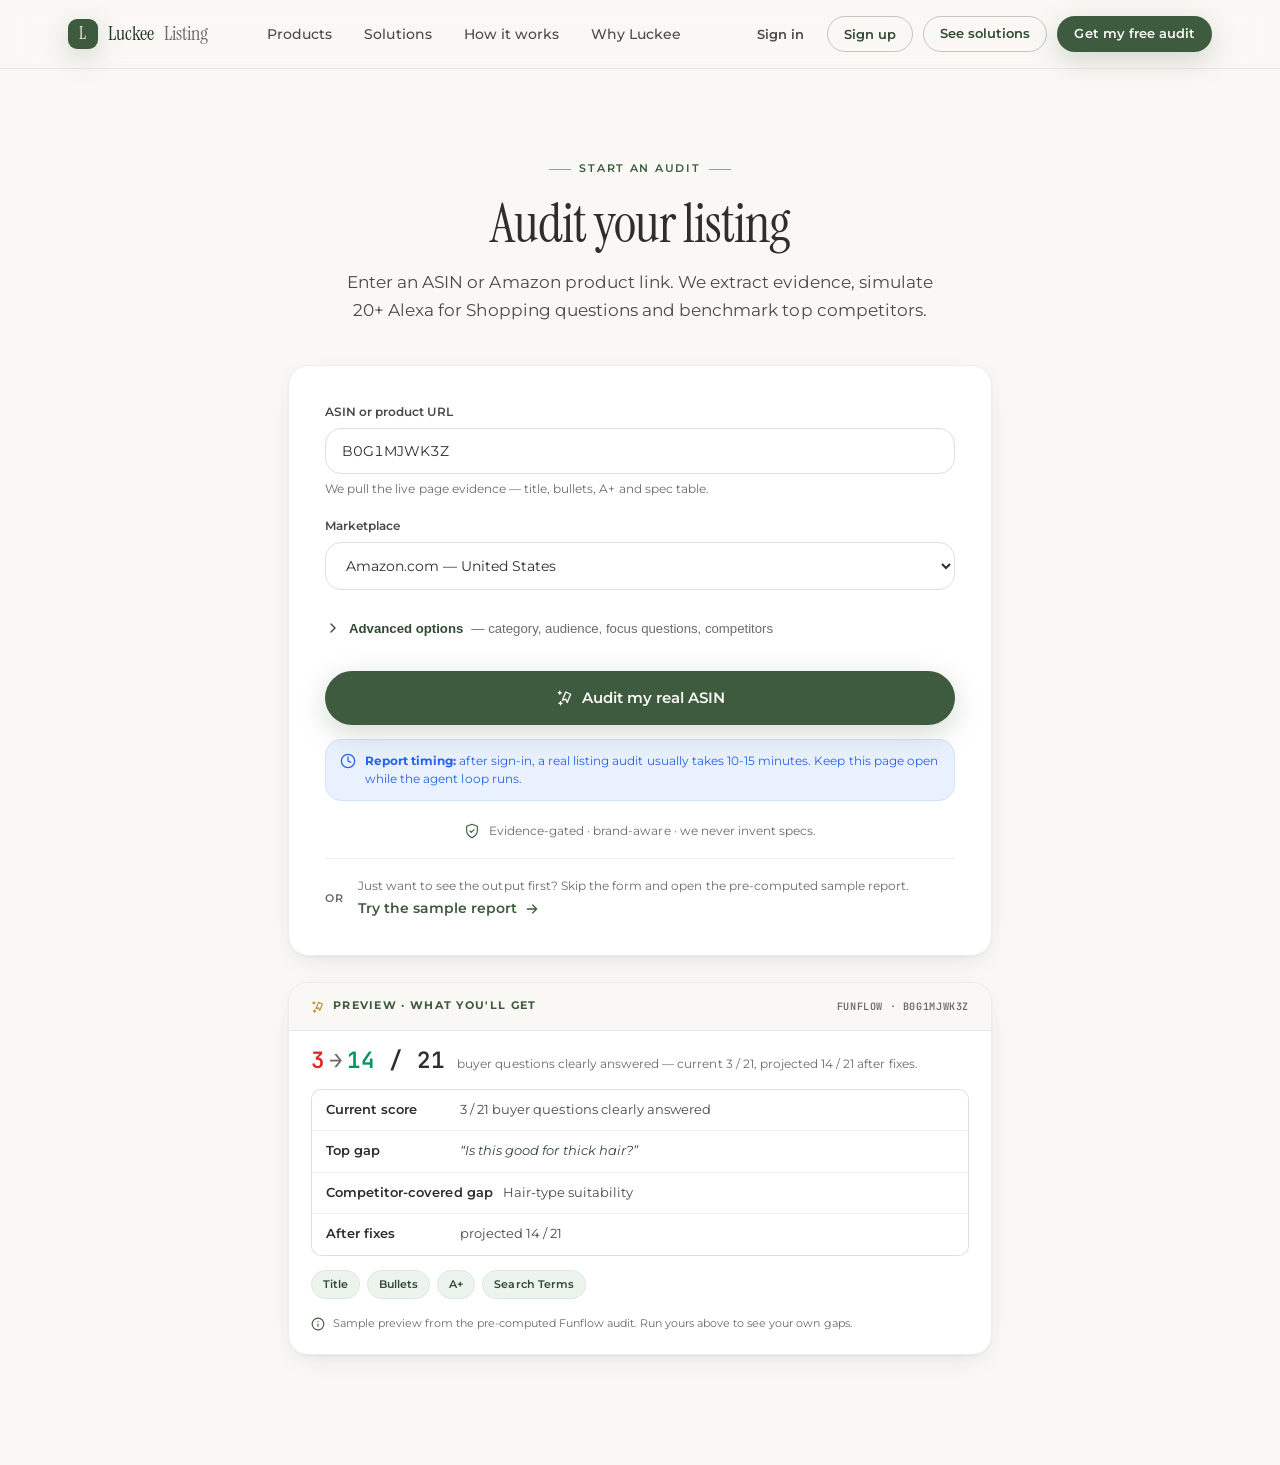
<file: audit.html>
<!DOCTYPE html>
<html lang="en">
<head>
  <meta charset="UTF-8">
  <meta name="viewport" content="width=device-width, initial-scale=1.0">
  <title>Audit your listing · Luckee Listing</title>
  <link rel="icon" href="data:,">
  <link rel="stylesheet" href="tokens.css">
  <style>
    /* ============================================================
       AUDIT — page-local polish, aligned to the landing (Art Dir. B)
       Elevated cards (crisp hairline + layered soft shadow + hover lift),
       eyebrow short-rule heads, confident serif scale, warm rhythm.
       All page-local. No edits to tokens.css / data.js / app.js.
       ============================================================ */
    :root {
      --b-hair: rgba(28,43,29,.08);
      --b-shadow-card: 0 1px 2px rgba(28,43,29,.05), 0 8px 28px -12px rgba(28,43,29,.18);
      --b-shadow-card-hover: 0 2px 4px rgba(28,43,29,.06), 0 24px 56px -20px rgba(28,43,29,.34);
      --b-ease: cubic-bezier(.22,.61,.36,1);
    }

    body { overflow-x: hidden; }
    main { overflow-x: clip; }

    /* ---- Page-local layout (centered single column) ---- */
    .audit-wrap { max-width: 760px; margin: 0 auto; padding: 0 28px; }
    .audit-section { padding: 84px 0 110px; }

    /* ---- Section head — eyebrow short-rule treatment (matches landing .sec-head) ---- */
    .audit-head { text-align: center; margin-bottom: 42px; }
    .audit-head .eyebrow {
      display: inline-flex; align-items: center; justify-content: center; gap: 8px;
      margin-bottom: 18px;
    }
    .audit-head .eyebrow::before,
    .audit-head .eyebrow::after {
      content: ""; width: 22px; height: 1px; background: currentColor; opacity: .55; display: inline-block;
    }
    .audit-head h1 { margin-bottom: 16px; font-size: clamp(2.5rem, 4.6vw, 3.6rem); line-height: 1.04; letter-spacing: -.018em; }
    .audit-head .lede { max-width: 600px; margin: 0 auto; }

    /* ---- Elevated card primitive (crisp hairline + soft layered shadow) ---- */
    .audit-card {
      background: var(--card);
      border: 1px solid var(--b-hair);
      border-radius: var(--r-card);
      box-shadow: var(--b-shadow-card);
    }

    @keyframes audFade { from { opacity: 0; transform: translateY(6px); } to { opacity: 1; transform: none; } }

    .field-help { font-size: .78rem; color: var(--muted); margin: 7px 0 0; line-height: 1.45; }
    .run-time-note {
      display: flex; align-items: flex-start; gap: 9px;
      margin-top: 14px; padding: 12px 14px; border-radius: var(--r-input);
      background: var(--info-bg); border: 1px solid #d4e1fb;
      color: var(--info-600); font-size: .82rem; line-height: 1.5;
      transition: box-shadow .22s var(--b-ease), transform .22s var(--b-ease);
    }
    .run-time-note svg { flex-shrink: 0; margin-top: 1px; }
    .run-time-note b { font-weight: 700; }
    .run-time-note.is-active {
      transform: translateY(-1px);
      box-shadow: 0 12px 34px -22px rgba(37,99,235,.55);
    }

    /* ---- Advanced options ---- */
    .adv-toggle {
      display: inline-flex; align-items: center; gap: 8px; cursor: pointer;
      font-weight: 600; font-size: .88rem; color: var(--forest-700);
      background: transparent; border: 0; padding: 6px 0; user-select: none;
      transition: color .15s var(--b-ease);
    }
    .adv-toggle:hover { color: var(--forest-600); }
    .adv-toggle .chev { transition: transform .2s var(--b-ease); flex-shrink: 0; }
    .adv-toggle[aria-expanded="true"] .chev { transform: rotate(90deg); }
    .adv-body[hidden] { display: none; }
    .adv-body {
      margin-top: 18px; padding: 20px 20px 4px; border-radius: var(--r-input);
      background: var(--oat-100); border: 1px solid var(--b-hair);
      animation: audFade .35s var(--b-ease) both;
    }

    .reassure {
      display: flex; align-items: center; justify-content: center; gap: 9px;
      margin-top: 20px; font-size: .82rem; color: var(--muted); text-align: center;
    }
    .reassure svg { flex-shrink: 0; color: var(--forest-600); }

    /* ---- Intent split: primary "Run audit" vs secondary "sample report" ---- */
    .intent-split {
      display: flex; align-items: center; gap: 14px; flex-wrap: wrap;
      margin-top: 18px; padding-top: 18px; border-top: 1px solid var(--b-hair);
    }
    .intent-split .is-or {
      font-size: .74rem; font-weight: 600; letter-spacing: .08em; text-transform: uppercase;
      color: var(--muted);
    }
    .intent-split .is-sample { display: flex; flex-direction: column; gap: 3px; flex: 1; min-width: 200px; }
    .intent-split .is-sample .is-lead { font-size: .82rem; color: var(--muted); line-height: 1.45; }
    .link-sample {
      display: inline-flex; align-items: center; gap: 7px; align-self: flex-start;
      font-weight: 600; font-size: .9rem; color: var(--forest-600);
      text-decoration: none; transition: gap .15s var(--b-ease), color .15s var(--b-ease);
    }
    .link-sample:hover { color: var(--forest-700); gap: 10px; }
    .link-sample svg { flex-shrink: 0; transition: transform .15s var(--b-ease); }
    .link-sample:hover svg { transform: translateX(2px); }

    /* ---- Sample result preview (compact elevated panel, pre-submit) ---- */
    .preview-card { margin-top: 26px; overflow: hidden; }
    .preview-card .pv-head {
      display: flex; align-items: center; justify-content: space-between; gap: 12px;
      padding: 15px 22px; border-bottom: 1px solid var(--b-hair); background: var(--oat-100);
    }
    .pv-eyebrow {
      display: inline-flex; align-items: center; gap: 8px;
      font-size: .72rem; font-weight: 700; letter-spacing: .12em; text-transform: uppercase; color: var(--forest-600);
    }
    .pv-eyebrow svg { color: var(--gold-600, #B8902E); }
    .pv-tag {
      font-size: .68rem; font-weight: 600; letter-spacing: .06em; text-transform: uppercase;
      color: var(--muted); font-family: var(--mono);
    }
    .pv-body { padding: 18px 22px 22px; }
    .pv-scoreline { display: flex; align-items: baseline; gap: 12px; flex-wrap: wrap; margin-bottom: 16px; }
    .pv-score {
      font-family: var(--mono); font-weight: 600; font-size: 1.5rem; line-height: 1; color: var(--neutral-900);
    }
    .pv-score .pv-cur { color: var(--error-600); }
    .pv-score .pv-arrow { color: var(--muted); margin: 0 4px; font-weight: 500; }
    .pv-score .pv-proj { color: var(--success-600); }
    .pv-score-cap { font-size: .8rem; color: var(--muted); line-height: 1.4; }
    .pv-rows { display: grid; gap: 1px; background: var(--b-hair); border-radius: var(--r-sm); overflow: hidden; border: 1px solid var(--b-hair); }
    .pv-row {
      display: flex; align-items: flex-start; gap: 10px;
      padding: 11px 14px; background: var(--card); font-size: .85rem; color: var(--neutral-700); line-height: 1.45;
    }
    .pv-row .pv-k { font-weight: 600; color: var(--neutral-900); flex-shrink: 0; min-width: 124px; }
    .pv-row .pv-v { min-width: 0; }
    .pv-row .pv-v .q { font-style: italic; color: var(--forest-700); }
    .pv-areas { display: flex; flex-wrap: wrap; gap: 7px; margin-top: 14px; }
    .pv-area-chip {
      display: inline-flex; align-items: center; padding: 5px 11px; border-radius: var(--r-pill);
      font-size: .76rem; font-weight: 600; background: var(--forest-050); color: var(--forest-700);
      border: 1px solid var(--forest-100);
    }
    .pv-foot {
      display: flex; align-items: center; gap: 8px; margin-top: 16px;
      font-size: .76rem; color: var(--muted); line-height: 1.45;
    }
    .pv-foot svg { flex-shrink: 0; color: var(--forest-600); }

    @media (max-width: 768px) {
      .pv-row .pv-k { min-width: 0; }
      .pv-row { flex-direction: column; gap: 2px; }
    }

    /* ---- Field grid for paired inputs ---- */
    .field-grid { display: grid; grid-template-columns: 1fr 1fr; gap: 18px; }
    .field-grid .field + .field { margin-top: 0; }

    /* ============================================================
       STATE B — analysis in progress
       ============================================================ */
    .progress-head { display: flex; align-items: center; gap: 11px; margin-bottom: 6px; }
    .progress-head .mono { font-size: .92rem; color: var(--neutral-700); font-weight: 500; }
    .progress-sub { font-size: .84rem; color: var(--muted); margin-bottom: 24px; }

    /* honest demo note — matches landing's gold/info reassurance pill */
    .demo-note {
      align-items: flex-start; gap: 10px; margin: 0 0 22px; padding: 12px 15px;
      background: var(--info-bg); border: 1px solid #d4e1fb; border-radius: var(--r-input);
      font-size: .82rem; color: var(--info-600); line-height: 1.5;
    }
    .demo-note svg, .demo-note .di { flex-shrink: 0; color: var(--info-600); margin-top: 1px; }
    .demo-note b { font-weight: 700; }

    .phase-list { display: flex; flex-direction: column; gap: 2px; }
    .phase {
      display: flex; align-items: center; gap: 14px; padding: 13px 14px;
      border-bottom: 1px solid var(--b-hair); border-radius: 12px;
      transition: opacity .3s var(--b-ease), background .3s var(--b-ease);
    }
    .phase:last-child { border-bottom: 0; }
    .phase .ph-icon { width: 26px; height: 26px; flex-shrink: 0; display: grid; place-items: center; }
    .phase .ph-label { font-size: .94rem; font-weight: 500; color: var(--neutral-700); flex: 1; }
    .phase .ph-meta { font-size: .76rem; color: var(--muted); font-family: var(--mono); }

    .phase[data-state="pending"] { opacity: .5; }
    .phase[data-state="pending"] .ph-label { color: var(--muted); }
    .phase[data-state="active"] {
      background: var(--forest-050); border-bottom-color: transparent;
      box-shadow: inset 0 0 0 1px var(--forest-100);
    }
    .phase[data-state="active"] .ph-label { color: var(--forest-700); font-weight: 600; }
    .phase[data-state="active"] .ph-meta { color: var(--forest-600); }
    .phase[data-state="done"] .ph-label { color: var(--neutral-900); }

    /* spinner */
    .spinner {
      width: 18px; height: 18px; border-radius: 50%;
      border: 2px solid var(--forest-100); border-top-color: var(--forest-600);
      animation: spin .7s linear infinite;
    }
    @keyframes spin { to { transform: rotate(360deg); } }
    .ph-dot { width: 9px; height: 9px; border-radius: 50%; background: var(--oat-400); }
    .check { width: 26px; height: 26px; border-radius: 50%; background: var(--success-bg); display: grid; place-items: center; color: var(--success-600); }
    .check svg { width: 15px; height: 15px; }

    /* ---- Evidence pack (elevated card, refined rows) ---- */
    .evidence-card { margin-top: 22px; overflow: hidden; }
    .evidence-card .ev-head {
      display: flex; align-items: center; justify-content: space-between;
      padding: 17px 22px; border-bottom: 1px solid var(--b-hair); background: var(--oat-100);
    }
    .ev-title { font-size: .72rem; font-weight: 700; letter-spacing: .12em; text-transform: uppercase; color: var(--forest-600); }
    .ev-count { font-size: .76rem; color: var(--muted); font-family: var(--mono); }
    .ev-rows { padding: 8px 10px; }
    .ev-row {
      display: flex; align-items: center; justify-content: space-between; gap: 16px;
      padding: 13px 14px; border-radius: var(--r-sm);
      transition: background .15s var(--b-ease);
    }
    .ev-row:hover { background: var(--oat-100); }
    .ev-row + .ev-row { border-top: 1px solid var(--b-hair); }
    .ev-row .ev-body { flex: 1; min-width: 0; }
    .ev-row .ev-sec { font-size: .9rem; font-weight: 600; color: var(--neutral-900); }
    .ev-row .ev-sum { font-size: .78rem; color: var(--muted); line-height: 1.45; margin-top: 3px; }
    .ev-row .chip { flex-shrink: 0; }
    .ev-placeholder { padding: 26px 14px; text-align: center; color: var(--muted); font-size: .84rem; }

    .progress-cta { text-align: center; margin-top: 34px; }
    .progress-cta[hidden] { display: none; }
    .progress-cta .pc-note { font-size: .82rem; color: var(--muted); margin-top: 14px; }

    .state-block[hidden] { display: none; }

    /* scroll-reveal is provided by app.js (data-reveal → .reveal/fadeUp);
       only neutralize page-local entry animations under reduced-motion. */
    @media (prefers-reduced-motion: reduce) {
      .adv-body { animation: none !important; opacity: 1 !important; transform: none !important; }
    }

    @media (max-width: 768px) {
      .audit-wrap { padding: 0 20px; }
      .audit-section { padding: 52px 0 80px; }
      .field-grid { grid-template-columns: 1fr; }
      .audit-head .eyebrow::before, .audit-head .eyebrow::after { width: 16px; }
      .ev-head { padding: 15px 18px; }
      .ev-row { padding: 12px; }
    }
  </style>
</head>
<body class="has-atmos">
  <div id="nav"></div>

  <main class="audit-section">
    <div class="audit-wrap">

      <!-- ============================ STATE A — FORM ============================ -->
      <section id="audit-form" class="state-block">
        <div class="audit-head" data-reveal>
          <span class="eyebrow">Start an audit</span>
          <h1>Audit your listing</h1>
          <p class="lede muted">Enter an ASIN or Amazon product link. We extract evidence, simulate 20+ Alexa for Shopping questions and benchmark top competitors.</p>
        </div>

        <div class="audit-card card-pad-lg" data-reveal>
          <div>
            <div class="field">
              <label class="label" for="asin">ASIN or product URL</label>
              <input class="input mono" id="asin" type="text" value="B0G1MJWK3Z" placeholder="B0… or https://www.amazon.com/dp/…">
              <p class="field-help">We pull the live page evidence — title, bullets, A+ and spec table.</p>
            </div>
            <div class="field">
              <label class="label" for="marketplace">Marketplace</label>
              <select class="select" id="marketplace">
                <option value="US" selected>Amazon.com — United States</option>
                <option value="UK">Amazon.co.uk — United Kingdom</option>
                <option value="DE">Amazon.de — Germany</option>
                <option value="JP">Amazon.co.jp — Japan</option>
                <option value="CA">Amazon.ca — Canada</option>
              </select>
            </div>

            <!-- ADVANCED OPTIONS -->
            <div style="margin-top:24px">
              <button class="adv-toggle" id="adv-toggle" type="button" aria-expanded="false">
                <svg class="chev" width="16" height="16" viewBox="0 0 24 24" fill="none" stroke="currentColor" stroke-width="2" stroke-linecap="round" stroke-linejoin="round"><path d="m9 18 6-6-6-6"/></svg>
                Advanced options
                <span class="muted" style="font-weight:400">— category, audience, focus questions, competitors</span>
              </button>
              <div class="adv-body" id="adv-body" hidden>
                <p class="field-help" style="margin:0 0 18px">Optional — these sharpen the audit: <b>Category</b> picks the right competitor set, <b>Focus questions</b> steer the Q&amp;A simulation, and <b>Competitor ASINs</b> improve gap ranking.</p>
                <div class="field-grid">
                  <div class="field">
                    <label class="label" for="a-category">Category</label>
                    <input class="input" id="a-category" type="text" placeholder="e.g. Hair Styling Tools">
                  </div>
                  <div class="field">
                    <label class="label" for="a-audience">Target audience</label>
                    <input class="input" id="a-audience" type="text" placeholder="e.g. women with thick hair">
                  </div>
                </div>
                <div class="field" style="margin-top:18px">
                  <label class="label" for="a-focus">Focus questions <span class="muted" style="font-weight:400">(one per line)</span></label>
                  <textarea class="textarea" id="a-focus" placeholder="What buyer questions matter most? e.g. Is it good for thick hair?"></textarea>
                </div>
                <div class="field" style="margin-top:18px">
                  <label class="label" for="a-competitors">Competitor ASINs</label>
                  <input class="input mono" id="a-competitors" type="text" placeholder="B0…, B0…, B0…">
                </div>
                <div class="field" style="margin-top:18px">
                  <label class="label" for="a-keywords">Keywords</label>
                  <input class="input" id="a-keywords" type="text" placeholder="blow dryer brush, hot air brush, …">
                </div>
              </div>
            </div>

            <!-- RUN — PRIMARY INTENT: audit a real ASIN -->
            <button class="btn btn-primary btn-lg btn-block" id="run" type="button" style="margin-top:28px">
              <svg width="18" height="18" viewBox="0 0 24 24" fill="none" stroke="currentColor" stroke-width="1.8" stroke-linecap="round" stroke-linejoin="round"><path d="M5 3v4M3 5h4M6 17v4M4 19h4"/><path d="M13 4 8.5 15 13 13.5 15 18l4.5-11L13 4Z"/></svg>
              Audit my real ASIN
            </button>
            <div class="run-time-note" id="run-time-note" role="note">
              <svg width="16" height="16" viewBox="0 0 24 24" fill="none" stroke="currentColor" stroke-width="1.9" stroke-linecap="round" stroke-linejoin="round" aria-hidden="true"><circle cx="12" cy="12" r="10"/><path d="M12 6v6l4 2"/></svg>
              <span><b>Report timing:</b> after sign-in, a real listing audit usually takes 10-15 minutes. Keep this page open while the agent loop runs.</span>
            </div>

            <div class="reassure">
              <svg width="16" height="16" viewBox="0 0 24 24" fill="none" stroke="currentColor" stroke-width="1.7" stroke-linecap="round" stroke-linejoin="round"><path d="M12 22s8-4 8-10V5l-8-3-8 3v7c0 6 8 10 8 10Z"/><path d="m9 12 2 2 4-4"/></svg>
              <span>Evidence-gated · brand-aware · we never invent specs.</span>
            </div>

            <!-- SECONDARY INTENT: skip straight to the sample report -->
            <div class="intent-split">
              <span class="is-or">or</span>
              <div class="is-sample">
                <span class="is-lead">Just want to see the output first? Skip the form and open the pre-computed sample report.</span>
                <a class="link-sample" href="report.html">
                  Try the sample report
                  <svg width="16" height="16" viewBox="0 0 24 24" fill="none" stroke="currentColor" stroke-width="1.9" stroke-linecap="round" stroke-linejoin="round"><path d="M5 12h14M13 6l6 6-6 6"/></svg>
                </a>
              </div>
            </div>
          </div>
        </div>

        <!-- SAMPLE RESULT PREVIEW — what you'll get, before you submit -->
        <div class="audit-card preview-card" id="preview-card" data-reveal>
          <div class="pv-head">
            <span class="pv-eyebrow">
              <svg width="14" height="14" viewBox="0 0 24 24" fill="none" stroke="currentColor" stroke-width="1.9" stroke-linecap="round" stroke-linejoin="round"><path d="M5 3v4M3 5h4M6 17v4M4 19h4"/><path d="M13 4 8.5 15 13 13.5 15 18l4.5-11L13 4Z"/></svg>
              Preview · what you'll get
            </span>
            <span class="pv-tag" id="pv-tag"></span>
          </div>
          <div class="pv-body" id="pv-body"><!-- filled from LUCKEE_DATA --></div>
        </div>
      </section>

      <!-- ======================= STATE B — IN PROGRESS ======================= -->
      <section id="audit-progress" class="state-block" hidden>
        <div class="audit-head" data-reveal>
          <span class="eyebrow">Working</span>
          <h1>Analyzing your listing</h1>
          <p class="lede muted">Luckee is running the agent loop: pulling page evidence, simulating shopper questions and benchmarking competitors. A real listing audit usually takes 10-15 minutes.</p>
        </div>

        <div class="audit-card card-pad-lg" data-reveal>
          <div class="progress-head">
            <span class="live-dot"></span>
            <span class="mono">Analyzing <strong id="prog-asin">B0G1MJWK3Z</strong> · <span id="prog-mkt">US</span></span>
          </div>
          <p class="progress-sub">Evidence-gated pipeline running — every finding will be traced to extracted page evidence. Keep this page open for the 10-15 minute report run.</p>
          <div class="demo-note" id="demo-note" style="display:none"></div>

          <div class="phase-list" id="phase-list"></div>
        </div>

        <!-- Evidence pack fills in row-by-row -->
        <div class="audit-card evidence-card" id="evidence-card" data-reveal>
          <div class="ev-head">
            <span class="ev-title">Evidence Pack</span>
            <span class="ev-count" id="ev-count">0 / 6 sections</span>
          </div>
          <div class="ev-rows" id="ev-rows">
            <div class="ev-placeholder" id="ev-placeholder">Waiting for the agent loop to attach the first evidence section…</div>
          </div>
        </div>

        <div class="progress-cta" id="progress-cta" hidden>
          <div class="audit-card card-pad-lg" style="text-align:left">
            <span class="eyebrow">Report ready</span>
            <h2 id="gate-title" style="margin-top:12px;font-size:2rem">Your report is ready.</h2>
            <p class="muted" id="gate-body" style="margin-top:10px;line-height:1.6"></p>
            <div data-funnel-slot="gate" style="margin-top:18px"></div>
        <a class="btn btn-primary btn-lg" id="view-report" href="report.html?audit=free" style="margin-top:22px">
              View report
              <svg width="18" height="18" viewBox="0 0 24 24" fill="none" stroke="currentColor" stroke-width="1.8" stroke-linecap="round" stroke-linejoin="round"><path d="M5 12h14M13 6l6 6-6 6"/></svg>
            </a>
            <p class="pc-note" id="gate-note">Audit complete · 6 evidence sections · 20 questions simulated</p>
          </div>
        </div>
      </section>

    </div>
  </main>

  <script src="data.js"></script>
  <script src="app.js"></script>
  <script>
    (function () {
      const D = window.LUCKEE_DATA;
      const L = window.Luckee;

      /* ---- inject marketing nav ---- */
      document.getElementById('nav').innerHTML = L.topNav('listing');
      L.wireMarketingNav();
      L.bootstrapFunnelPage();

      /* ---- prefill ASIN from ?asin= ---- */
      const params = new URLSearchParams(location.search);
      const asinParam = params.get('asin');
      if (asinParam) document.getElementById('asin').value = asinParam;
      const mktParam = params.get('marketplace');
      if (mktParam) { const ms = document.getElementById('marketplace'); if ([...ms.options].some(o => o.value === mktParam)) ms.value = mktParam; }

      /* ============================ SAMPLE RESULT PREVIEW ============================
         Pre-submit panel so users know what the audit produces. Computed from
         LUCKEE_DATA wherever possible so it can't drift from the report. */
      (function renderPreview() {
        const body = document.getElementById('pv-body');
        const tag = document.getElementById('pv-tag');
        if (!body) return;

        const a = D.answerability || {};
        const cur = a.clear, total = a.total, proj = a.projectedClear;

        // Competitor-covered gap = the first benchmark module you don't cover but
        // competitors do — this is the single most-damaging missing dimension.
        let compGap = null;
        (D.benchmark || []).some(m => {
          const youMissing = m.you === 'not_available';
          const compCovers = (m.comp || []).some(c => c === 'available');
          if (youMissing && compCovers) { compGap = m.module; return true; }
          return false;
        });

        // Top gap = the HIGH-risk UNKNOWN buyer question tied to that competitor-covered
        // gap (match on the gap's leading keyword, e.g. "Hair-type"), so the headline
        // question and the covered-gap dimension always agree.
        const compKey = (compGap || '').toLowerCase().split(/[ /]/)[0]; // "hair-type"
        let topGap = null;
        const pickQ = (pred) =>
          (D.qaGroups || []).some(g => (g.items || []).some(it => {
            if (pred(it)) { topGap = it; return true; } return false;
          }));
        // 1) HIGH + UNKNOWN whose gap matches the competitor-covered dimension
        if (compKey) pickQ(it => it.risk === 'HIGH' && it.support === 'UNKNOWN'
          && String(it.gap || '').toLowerCase().includes(compKey));
        // 2) any HIGH + UNKNOWN  3) any HIGH
        if (!topGap) pickQ(it => it.risk === 'HIGH' && it.support === 'UNKNOWN');
        if (!topGap) pickQ(it => it.risk === 'HIGH');

        // Fix areas = the optimizable listing fields the audit ships rewrites for,
        // taken from the suggest bundle modules (Title · Bullets · A+ · Search Terms).
        const FIELD_ORDER = ['Title', 'Bullets', 'A+', 'Search Terms'];
        const labelMap = { 'A+ Page': 'A+' };
        const mods = (D.bundle && D.bundle.modules) || {};
        const areaSet = new Set();
        Object.keys(mods).forEach(k => {
          const raw = (mods[k] && mods[k].label) || '';
          const lbl = labelMap[raw] || raw;
          if (lbl) areaSet.add(lbl);
        });
        let areas = [...areaSet].sort((x, y) => {
          const ix = FIELD_ORDER.indexOf(x), iy = FIELD_ORDER.indexOf(y);
          return (ix === -1 ? 99 : ix) - (iy === -1 ? 99 : iy);
        });

        tag.textContent = D.product.brand + ' · ' + D.product.asin;

        body.innerHTML = `
          <div class="pv-scoreline">
            <span class="pv-score"><span class="pv-cur">${cur}</span><span class="pv-arrow">→</span><span class="pv-proj">${proj}</span> / ${total}</span>
            <span class="pv-score-cap">buyer questions clearly answered — current ${cur} / ${total}, projected ${proj} / ${total} after fixes.</span>
          </div>
          <div class="pv-rows">
            <div class="pv-row"><span class="pv-k">Current score</span><span class="pv-v">${cur} / ${total} buyer questions clearly answered</span></div>
            ${topGap ? `<div class="pv-row"><span class="pv-k">Top gap</span><span class="pv-v"><span class="q">“${L.esc(topGap.q)}”</span></span></div>` : ''}
            ${compGap ? `<div class="pv-row"><span class="pv-k">Competitor-covered gap</span><span class="pv-v">${L.esc(compGap)}</span></div>` : ''}
            <div class="pv-row"><span class="pv-k">After fixes</span><span class="pv-v">projected ${proj} / ${total}</span></div>
          </div>
          <div class="pv-areas" aria-label="Fix areas">
            ${areas.map(x => `<span class="pv-area-chip">${L.esc(x)}</span>`).join('')}
          </div>
          <div class="pv-foot">
            <svg width="14" height="14" viewBox="0 0 24 24" fill="none" stroke="currentColor" stroke-width="1.9" stroke-linecap="round" stroke-linejoin="round" aria-hidden="true"><circle cx="12" cy="12" r="10"/><path d="M12 16v-4M12 8h.01"/></svg>
            <span>Sample preview from the pre-computed ${L.esc(D.product.brand)} audit. Run yours above to see your own gaps.</span>
          </div>`;
      })();

      /* ---- inline field validation helper ---- */
      function fieldError(input, msg) {
        input.style.borderColor = 'var(--error-600)';
        input.style.boxShadow = '0 0 0 3px rgba(220,40,40,.12)';
        let err = input.parentNode.querySelector('.field-err');
        if (!err) {
          err = document.createElement('div');
          err.className = 'field-err'; err.setAttribute('role', 'alert');
          err.style.cssText = 'color:var(--error-600);font-size:.8rem;margin-top:6px;font-weight:500';
          input.parentNode.appendChild(err);
        }
        err.textContent = msg;
        input.focus();
        input.addEventListener('input', function clr() {
          input.style.borderColor = ''; input.style.boxShadow = '';
          if (err && err.parentNode) err.remove();
          input.removeEventListener('input', clr);
        });
      }

      /* ============================ ADVANCED ============================ */
      const advToggle = document.getElementById('adv-toggle');
      const advBody = document.getElementById('adv-body');
      advToggle.addEventListener('click', () => {
        const open = advToggle.getAttribute('aria-expanded') === 'true';
        advToggle.setAttribute('aria-expanded', String(!open));
        advBody.hidden = open;
        // when opening, keep the new fields + Run button reachable
        if (!open) requestAnimationFrame(() => advBody.scrollIntoView({ behavior: 'smooth', block: 'nearest' }));
      });

      /* ============================ RUN → STATE B ============================ */
      const formEl = document.getElementById('audit-form');
      const progEl = document.getElementById('audit-progress');
      const runBtn = document.getElementById('run');
      const runTimeNote = document.getElementById('run-time-note');

      const PHASES = [
        { label: 'Extracting listing evidence', meta: 'title · bullets · A+ · spec table' },
        { label: 'Reading A+ images (13 detected)', meta: '13 modules' },
        { label: 'Simulating Alexa Shopping Q&A (20+ questions)', meta: '20 questions · 5 areas' },
        { label: 'Benchmarking top competitors', meta: '3 competitors' },
        { label: 'Building optimization plan', meta: 'P0 · P1 · P2' }
      ];

      const phaseList = document.getElementById('phase-list');
      const evRows = document.getElementById('ev-rows');
      const evPlaceholder = document.getElementById('ev-placeholder');
      const evCount = document.getElementById('ev-count');
      const progCta = document.getElementById('progress-cta');
      const gate = D.funnel && D.funnel.reportGate ? D.funnel.reportGate : {};
      document.getElementById('gate-title').textContent = gate.title || 'Your report is ready.';
      document.getElementById('gate-body').textContent = gate.body || 'The audit is complete. Open the diagnosis report to view the result.';
      document.getElementById('view-report').childNodes[0].nodeValue = (gate.primary || 'View report') + ' ';
      document.getElementById('gate-note').textContent = gate.secondary || 'Uses your first free audit report.';
      document.getElementById('view-report').addEventListener('click', (e) => {
        e.preventDefault();
        L.funnel.markAuditViewed();
        location.href = 'report.html?audit=free';
      });

      const RETRIEVAL = {
        retrieved: { cls: 'chip-clear', label: 'Retrieved' },
        partially_retrieved: { cls: 'chip-partial', label: 'Partial' },
        not_available: { cls: 'chip-conflict', label: 'Not available' }
      };
      function retrievalChip(status) {
        const r = RETRIEVAL[status] || RETRIEVAL.not_available;
        return `<span class="chip ${r.cls}"><span class="dot"></span>${r.label}</span>`;
      }

      const CHECK_SVG = `<svg viewBox="0 0 24 24" fill="none" stroke="currentColor" stroke-width="3" stroke-linecap="round" stroke-linejoin="round"><path d="m5 13 4 4L19 7"/></svg>`;

      function renderPhases() {
        phaseList.innerHTML = PHASES.map((p, i) => `
          <div class="phase" data-state="pending" data-i="${i}">
            <div class="ph-icon"><span class="ph-dot"></span></div>
            <span class="ph-label">${L.esc(p.label)}</span>
            <span class="ph-meta">${L.esc(p.meta)}</span>
          </div>`).join('');
      }

      function setPhaseState(i, state) {
        const el = phaseList.querySelector(`.phase[data-i="${i}"]`);
        if (!el) return;
        el.setAttribute('data-state', state);
        const icon = el.querySelector('.ph-icon');
        if (state === 'active') icon.innerHTML = `<span class="spinner"></span>`;
        else if (state === 'done') icon.innerHTML = `<span class="check">${CHECK_SVG}</span>`;
        else icon.innerHTML = `<span class="ph-dot"></span>`;
      }

      let evIndex = 0;
      const evSections = D.evidencePack.sections;
      function appendEvidenceRow() {
        if (evIndex >= evSections.length) return;
        if (evPlaceholder && evPlaceholder.parentNode) evPlaceholder.remove();
        const s = evSections[evIndex];
        const row = document.createElement('div');
        row.className = 'ev-row reveal';
        row.innerHTML = `
          <div class="ev-body">
            <div class="ev-sec">${L.esc(s.section)}</div>
            <div class="ev-sum">${L.esc(s.summary)}</div>
          </div>
          ${retrievalChip(s.status)}`;
        evRows.appendChild(row);
        evIndex++;
        evCount.textContent = evIndex + ' / ' + evSections.length + ' sections';
      }

      function runSequence() {
        renderPhases();
        const PHASE_MS = 1400;
        let cur = 0;
        let finished = false;

        // kick off the first phase immediately as "active"
        setPhaseState(0, 'active');
        const forceFinish = setTimeout(finish, (PHASE_MS * PHASES.length) + 1600);

        // Evidence pack fills row-by-row once phase 1 (extraction) is underway.
        // Spread the 6 sections across the early phases so the panel fills as work proceeds.
        let evTimer = null;

        function startEvidenceFill() {
          appendEvidenceRow();
          evTimer = setInterval(() => {
            appendEvidenceRow();
            if (evIndex >= evSections.length && evTimer) { clearInterval(evTimer); evTimer = null; }
          }, 360);
        }
        // begin filling shortly after extraction starts
        setTimeout(startEvidenceFill, 280);

        function step() {
          // complete current
          setPhaseState(cur, 'done');
          cur++;
          if (cur < PHASES.length) {
            setPhaseState(cur, 'active');
            setTimeout(step, PHASE_MS);
          } else {
            finish();
          }
        }
        setTimeout(step, PHASE_MS);

        function finish() {
          if (finished) return;
          finished = true;
          clearTimeout(forceFinish);
          // make sure evidence is fully filled
          if (evTimer) { clearInterval(evTimer); evTimer = null; }
          while (evIndex < evSections.length) appendEvidenceRow();
          progCta.hidden = false;
          progCta.classList.add('reveal');
          // gently bring the CTA into view
          progCta.scrollIntoView({ behavior: 'smooth', block: 'center' });
        }
      }

      function startAuditAfterAuth() {
        const asinInput = document.getElementById('asin');
        if (!asinInput.value.trim()) return fieldError(asinInput, 'Enter an ASIN or Amazon URL to audit.');

        // reflect chosen ASIN / marketplace in the progress header
        const asinVal = (document.getElementById('asin').value || 'B0G1MJWK3Z').trim();
        const mktVal = document.getElementById('marketplace').value || 'US';
        document.getElementById('prog-asin').textContent = asinVal;
        document.getElementById('prog-mkt').textContent = mktVal;

        // ---- honest demo note — always shown so users are never misled ----
        // In this prototype every input resolves to the same pre-computed sample audit.
        const demo = document.getElementById('demo-note');
        const isSample = asinVal.toUpperCase().includes(D.product.asin);
        if (demo) {
          const di = '<svg class="di" width="16" height="16" viewBox="0 0 24 24" fill="none" stroke="currentColor" stroke-width="1.9" stroke-linecap="round" stroke-linejoin="round" aria-hidden="true"><circle cx="12" cy="12" r="10"/><path d="M12 16v-4M12 8h.01"/></svg>';
          demo.style.display = 'flex';
          if (isSample) {
            demo.innerHTML = di + '<span><b>Agent loop running.</b> Real listing audits usually take 10-15 minutes after sign-in. This prototype accelerates the wait and then opens the pre-computed sample for '
              + L.esc(D.product.brand) + ' (' + L.esc(D.product.asin) + ' · ' + L.esc(D.product.country) + ').</span>';
          } else {
            demo.innerHTML = di + '<span><b>Agent loop running.</b> Real listing audits usually take 10-15 minutes after sign-in. This prototype accelerates the wait and then shows the pre-computed sample audit for '
              + L.esc(D.product.brand) + ' (' + L.esc(D.product.asin) + ' · ' + L.esc(D.product.country) + '), so the report content is sample data.</span>';
          }
        }

        formEl.hidden = true;
        progEl.hidden = false;
        window.scrollTo({ top: 0, behavior: 'smooth' });
        runSequence();
      }

      runBtn.addEventListener('click', () => {
        if (runTimeNote) {
          runTimeNote.classList.add('is-active');
          setTimeout(() => runTimeNote.classList.remove('is-active'), 1300);
        }
        const asinInput = document.getElementById('asin');
        if (!asinInput.value.trim()) return fieldError(asinInput, 'Enter an ASIN or Amazon URL to audit.');

        if (!L.funnel.getState().signedIn) {
          L.showAuthModal({
            mode: 'register',
            onSuccess: startAuditAfterAuth
          });
          return;
        }

        startAuditAfterAuth();
      });
    })();
  </script>
</body>
</html>
</file>
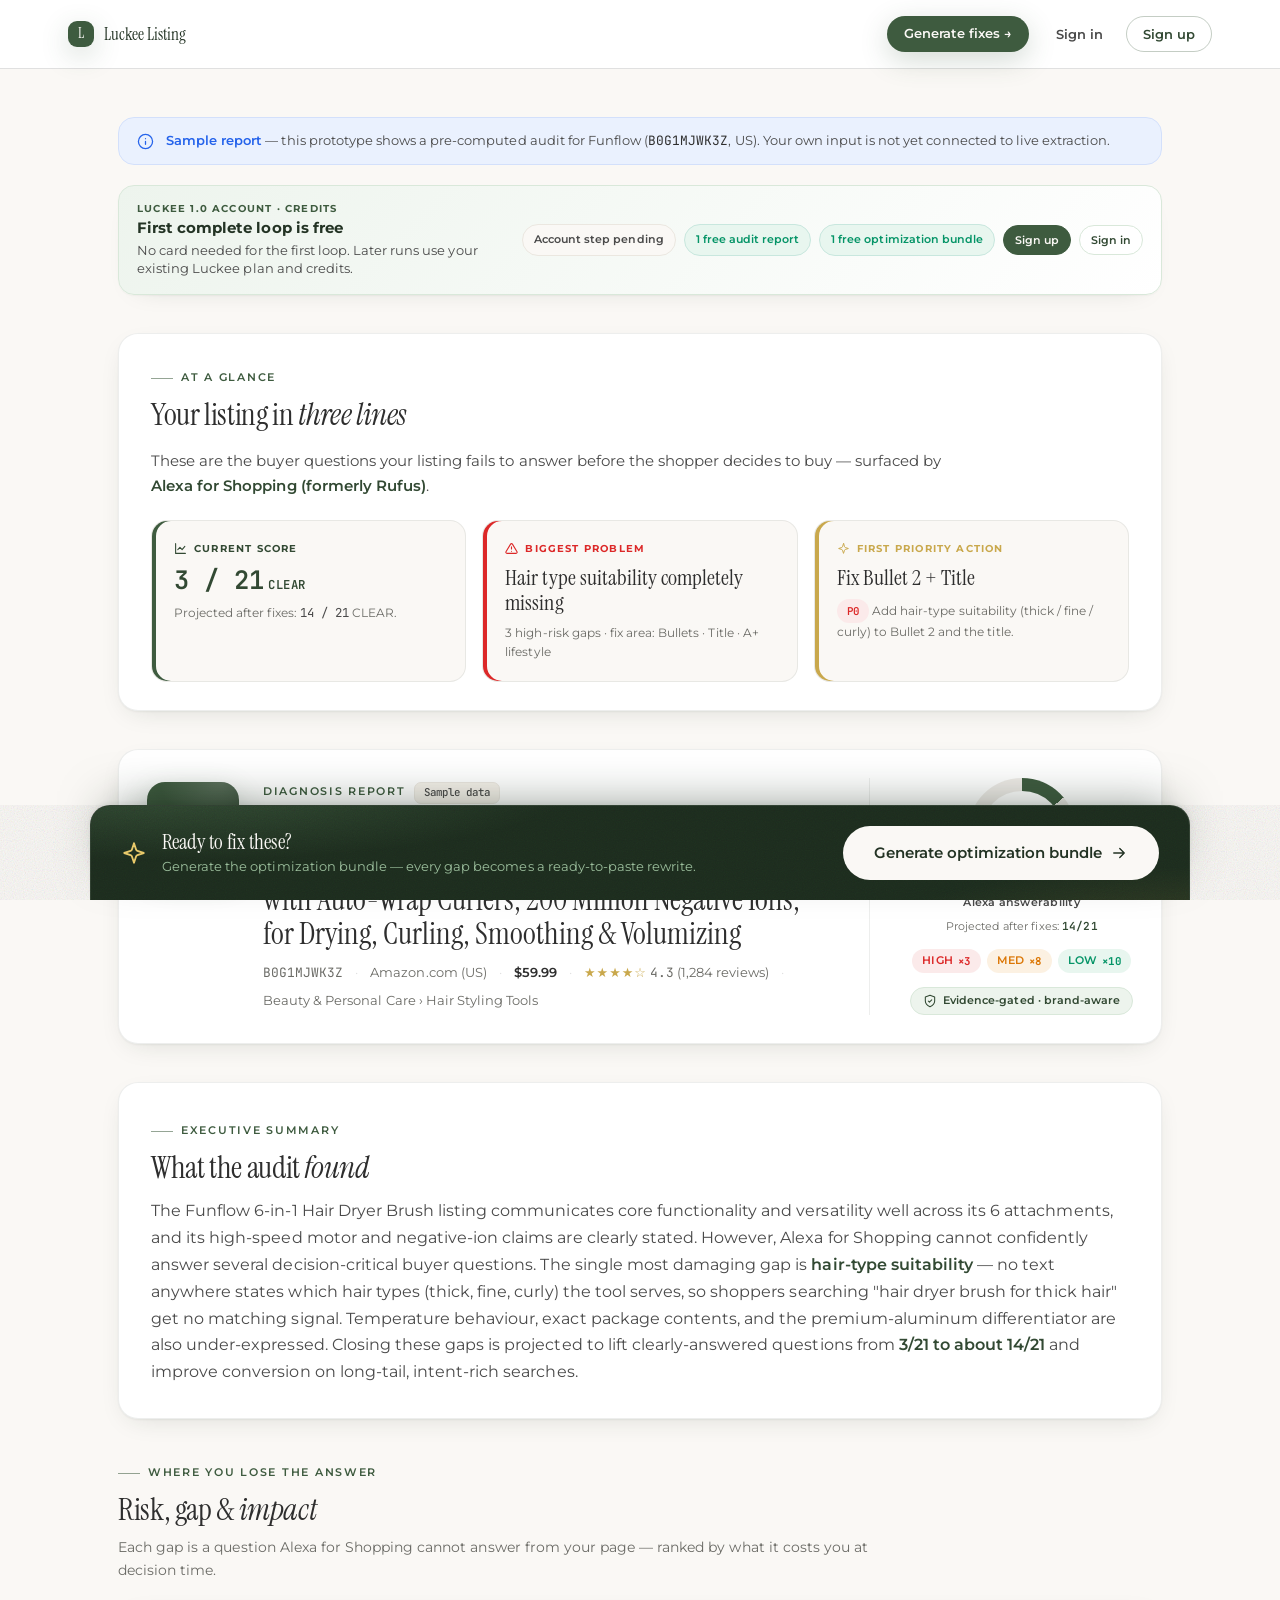
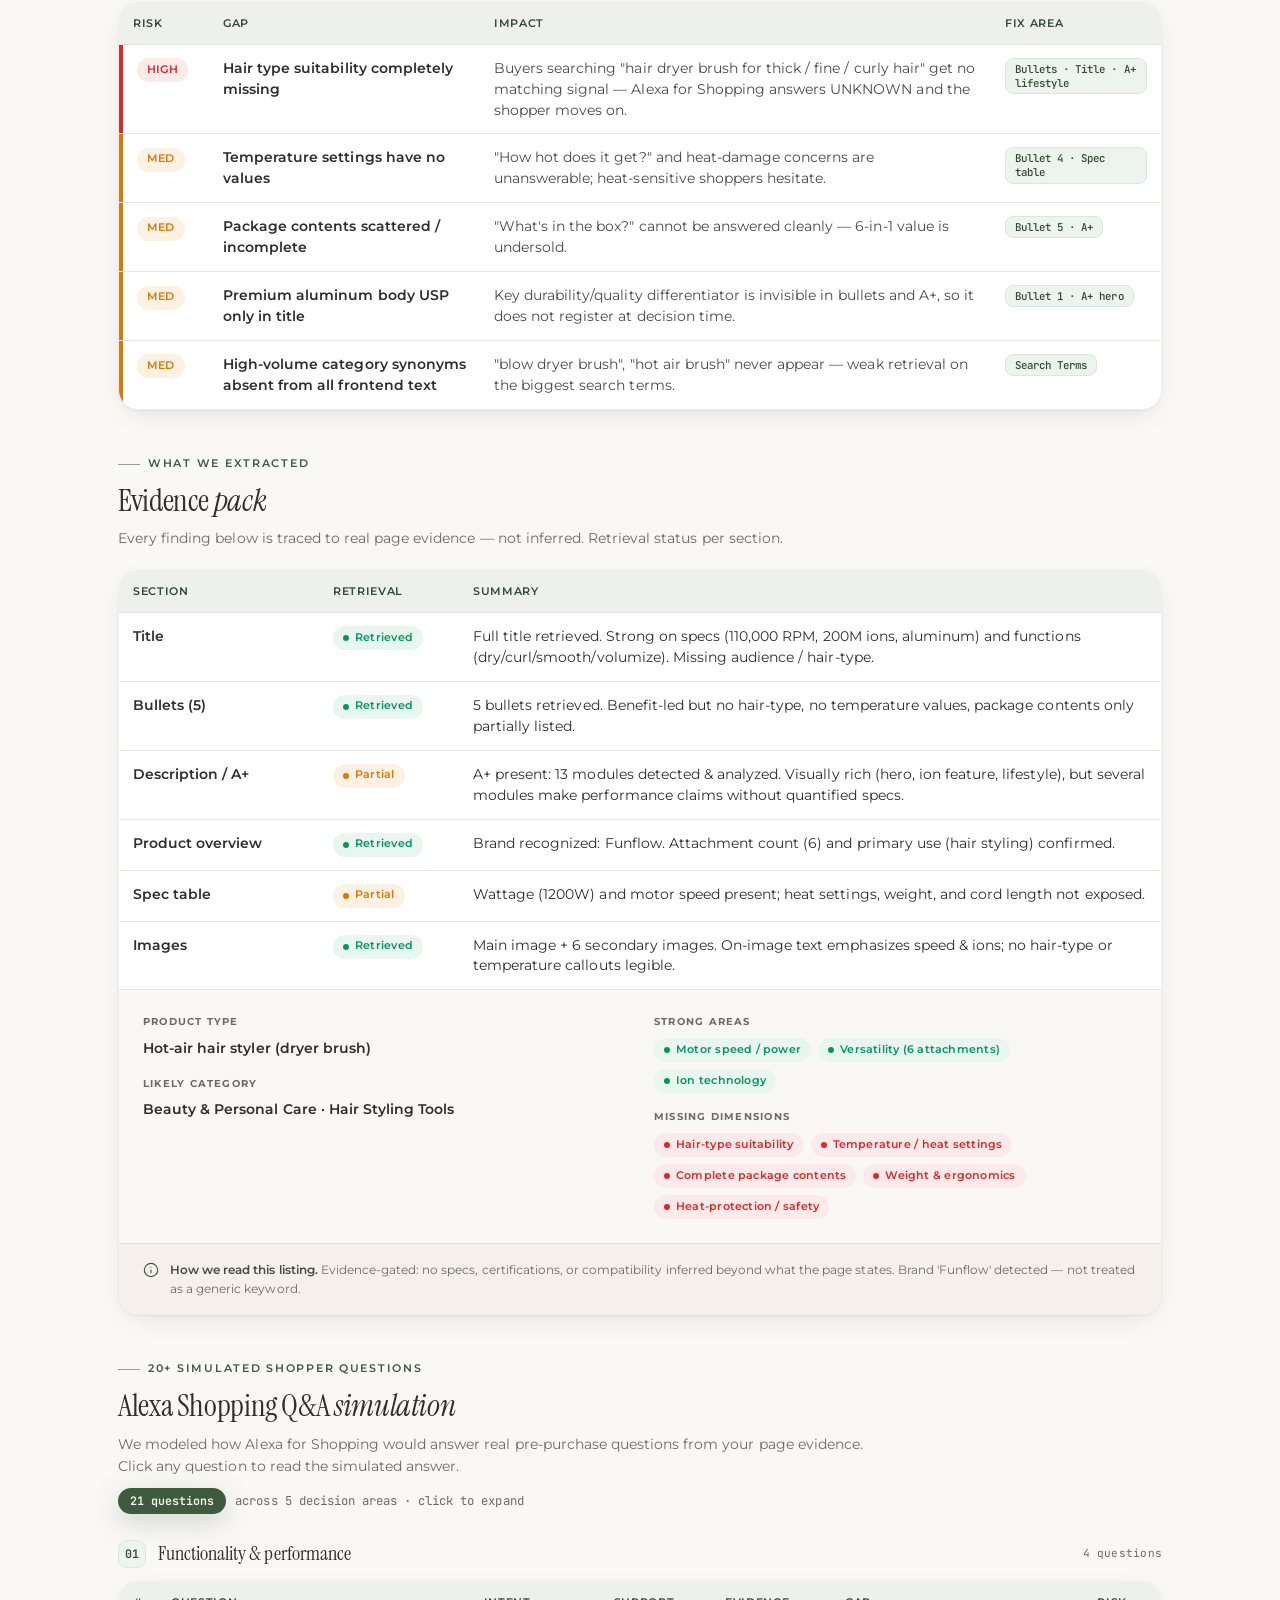
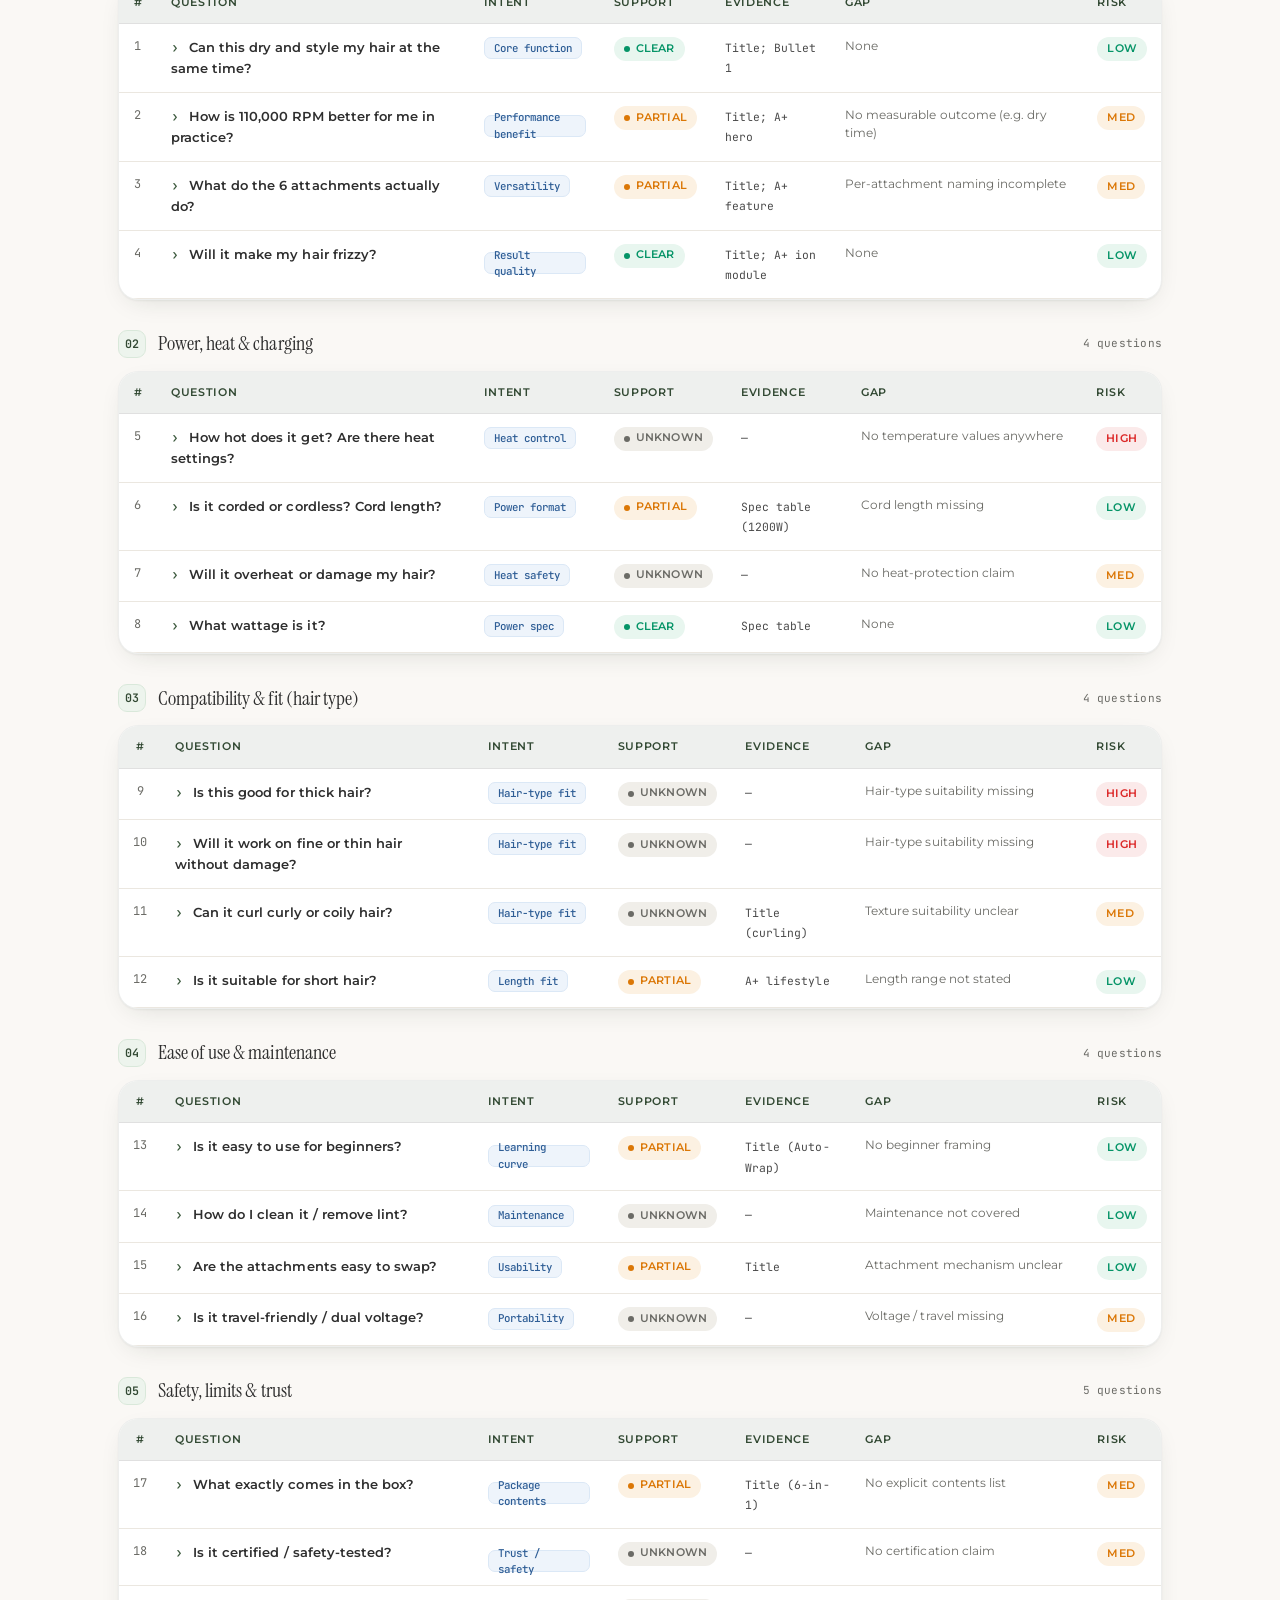
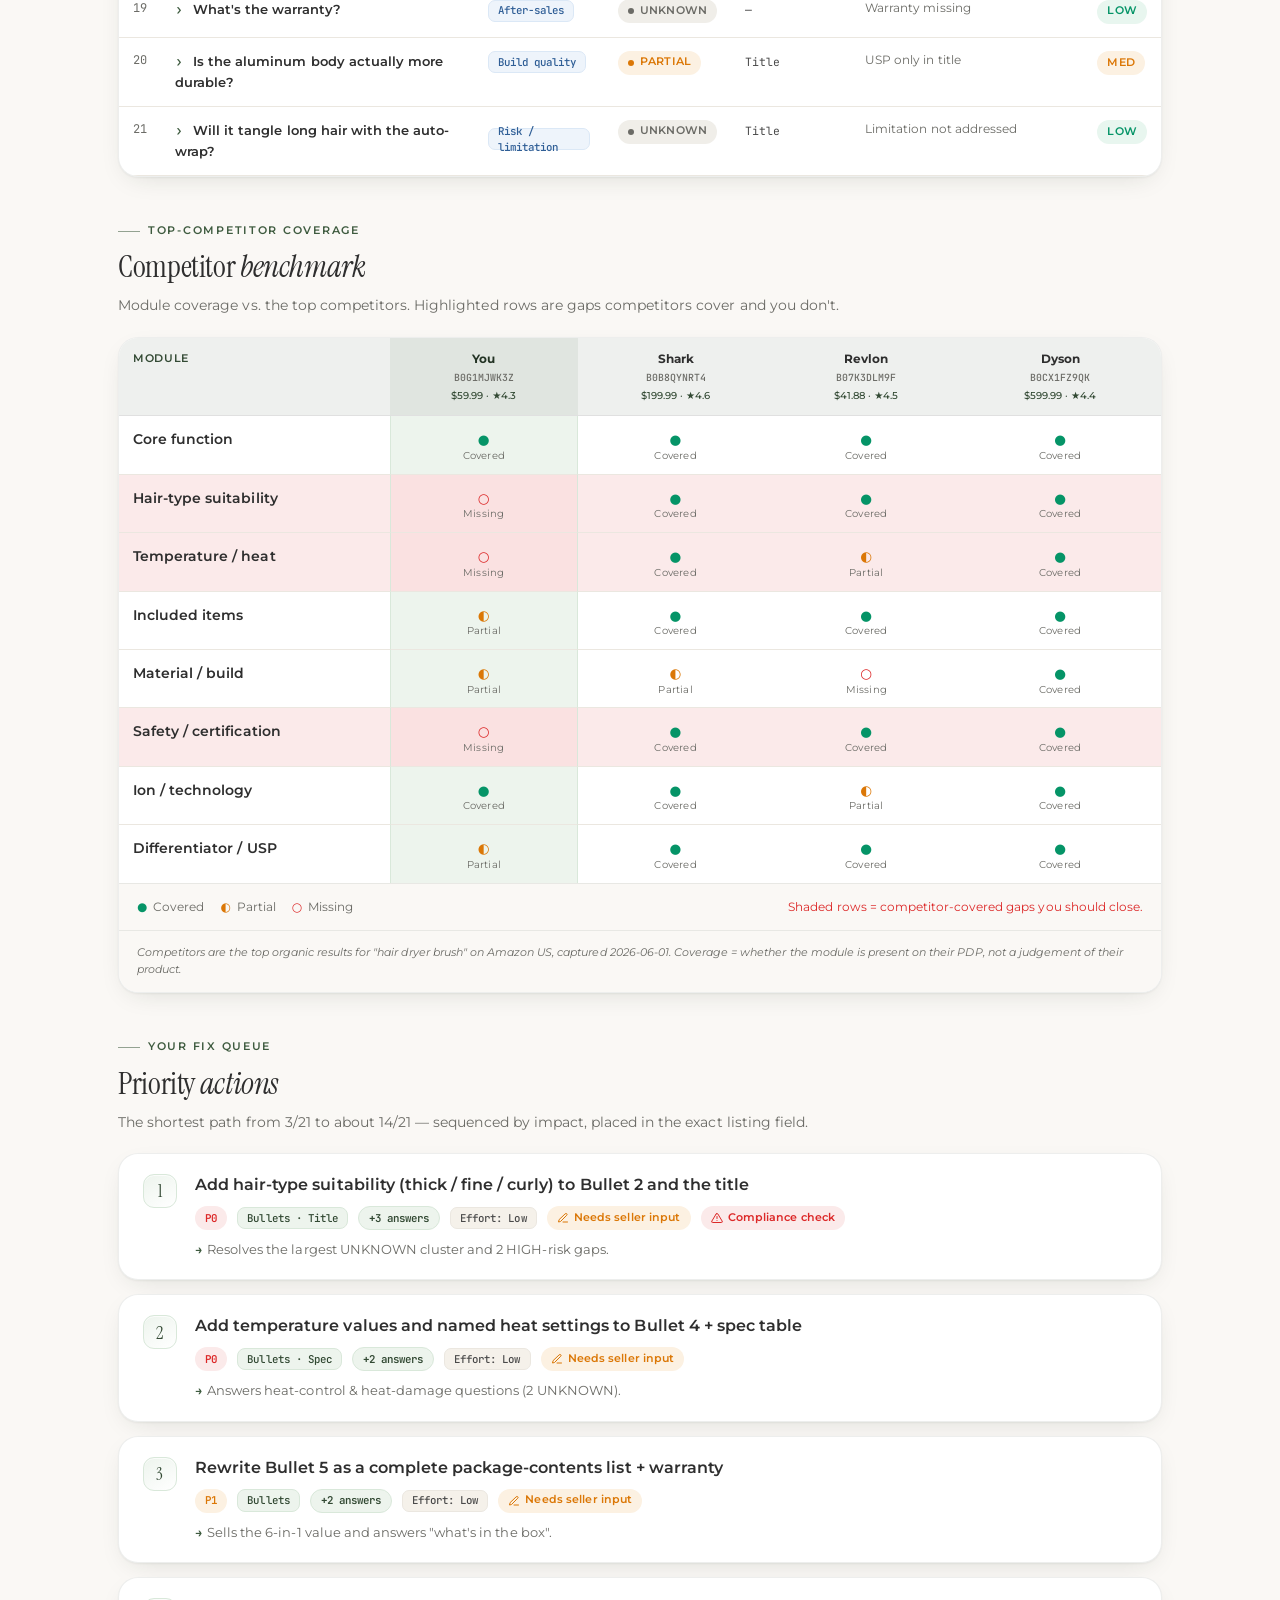
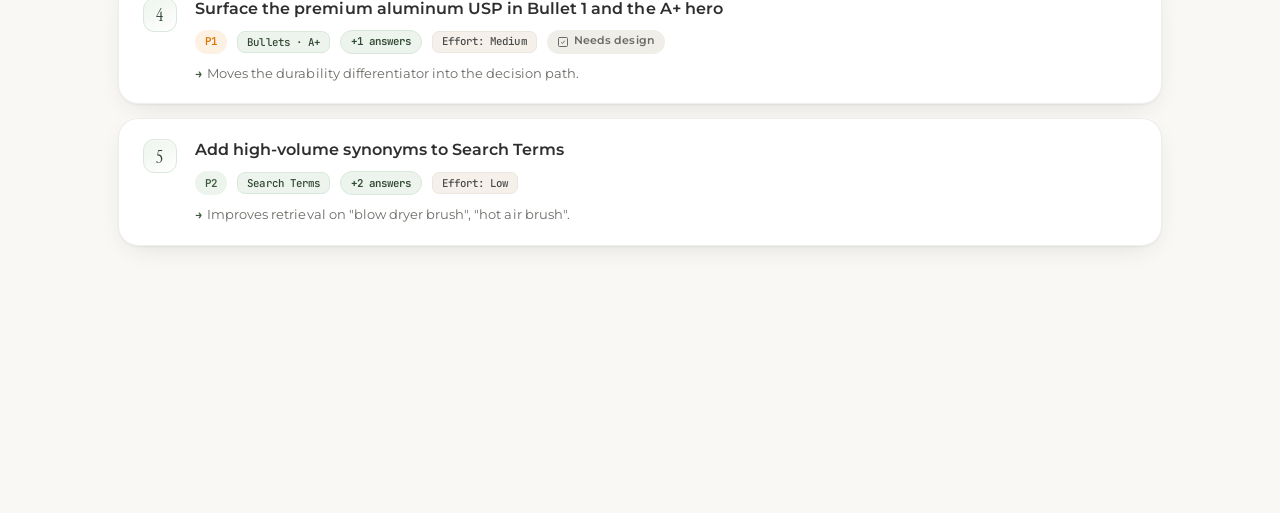
<file: report.html>
<!DOCTYPE html>
<html lang="en">
<head>
  <meta charset="UTF-8">
  <meta name="viewport" content="width=device-width, initial-scale=1.0">
  <title>Diagnosis report · Luckee Listing</title>
  <link rel="icon" href="data:,">
  <link rel="stylesheet" href="tokens.css">
  <style>
    /* ============================================================
       report.html — page-local layout · ART DIRECTION B
       Matches the landing design language: eyebrow+rule section
       headers, elevated cards (hairline + soft shadow + hover),
       Instrument Serif section titles, warm premium spacing rhythm.
       All styling is page-local. No edits to tokens.css/data.js/app.js.
       ============================================================ */

    /* ---- shared B-grade primitives (mirror index.html) ---- */
    :root {
      --b-shadow-card: 0 1px 2px rgba(28,43,29,.05), 0 8px 28px -12px rgba(28,43,29,.18);
      --b-shadow-card-hover: 0 2px 4px rgba(28,43,29,.06), 0 20px 48px -20px rgba(28,43,29,.32);
      --b-hair: rgba(28,43,29,.08);
      --b-ease: cubic-bezier(.22,.61,.36,1);
    }

    .report-wrap { max-width: 1100px; margin: 0 auto; padding: 0 28px; }
    .report-section { padding: 48px 0 120px; }

    /* elevated card primitive — hairline + soft layered shadow + lift on hover */
    .report-wrap .card {
      border: 1px solid var(--b-hair);
      box-shadow: var(--b-shadow-card);
    }
    /* all framed surfaces (cards + table cards) share the same hairline + shadow */
    .report-wrap .table-card {
      border: 1px solid var(--b-hair);
      box-shadow: var(--b-shadow-card);
    }

    /* ---- Sample / live data banner ---- */
    .sample-banner {
      display: flex; align-items: flex-start; gap: 12px;
      padding: 13px 18px; border-radius: var(--r-input);
      background: var(--info-bg); border: 1px solid color-mix(in srgb, var(--info-600) 20%, white);
      color: var(--neutral-700); font-size: .86rem; line-height: 1.55;
    }
    .sample-banner svg { flex-shrink: 0; color: var(--info-600); margin-top: 2px; }
    .sample-banner b { color: var(--info-600); font-weight: 600; }
    .sample-banner .mono { font-family: var(--mono); color: var(--neutral-900); }
    /* keep the banner snug above the header card */
    .blocks > .sample-banner + * { margin-top: 20px; }

    /* ---- 0b. Top-line summary (the 3 things a seller needs at a glance) ---- */
    .topline.card-pad { padding: 28px 32px; }
    .topline .sec-head { margin-bottom: 18px; }
    .topline .tl-lead {
      font-size: 1.02rem; line-height: 1.6; color: var(--neutral-700); margin: 0 0 22px; max-width: 80ch;
    }
    .topline .tl-lead .hl { color: var(--forest-700); font-weight: 600; }
    .topline-grid {
      display: grid; grid-template-columns: repeat(3, 1fr); gap: 16px;
    }
    .tl-card {
      position: relative; padding: 20px 22px; border-radius: var(--r-input);
      background: var(--oat-100); border: 1px solid var(--b-hair);
      box-shadow: inset 4px 0 0 var(--forest-600);
      display: flex; flex-direction: column; gap: 10px;
    }
    .tl-card.tl-problem { box-shadow: inset 4px 0 0 var(--error-600); }
    .tl-card.tl-action  { box-shadow: inset 4px 0 0 var(--premium-gold); }
    .tl-card .tl-k {
      display: inline-flex; align-items: center; gap: 7px;
      font-size: .66rem; font-weight: 700; letter-spacing: .12em; text-transform: uppercase; color: var(--muted);
    }
    .tl-card .tl-k svg { flex-shrink: 0; }
    .tl-card.tl-score .tl-k { color: var(--forest-700); }
    .tl-card.tl-problem .tl-k { color: var(--error-600); }
    .tl-card.tl-action .tl-k { color: var(--premium-gold); }
    .tl-card .tl-v {
      font-family: var(--serif); font-size: 1.46rem; line-height: 1.14; color: var(--neutral-900);
    }
    .tl-card.tl-score .tl-v .mono { font-family: var(--mono); font-size: 1.7rem; font-weight: 600; color: var(--forest-700); }
    .tl-card.tl-score .tl-v .lab { font-family: var(--mono); font-size: .82rem; font-weight: 600; color: var(--forest-700); letter-spacing: .04em; }
    .tl-card .tl-note { font-size: .82rem; line-height: 1.5; color: var(--muted); margin-top: -2px; }
    .tl-card .tl-note .mono { font-family: var(--mono); color: var(--neutral-700); }

    @media (max-width: 760px) {
      .topline-grid { grid-template-columns: 1fr; }
    }

    /* generous vertical rhythm between major blocks (landing breathing room) */
    .blocks > * + * { margin-top: 38px; }

    /* ---- 1. Report header ---- */
    .report-header.card-pad { padding: 32px; }
    .report-hd { display: grid; grid-template-columns: 1fr auto; gap: 40px; align-items: center; }
    .hd-left { display: flex; gap: 24px; align-items: flex-start; min-width: 0; }
    .product-tile {
      width: 92px; height: 92px; flex-shrink: 0; border-radius: 18px;
      background: linear-gradient(150deg, var(--forest-600), var(--forest-800));
      display: grid; place-items: center; color: var(--oat-100);
      font-family: var(--serif); font-size: 3rem; line-height: 1;
      box-shadow: var(--sh-brand); position: relative; overflow: hidden;
    }
    .product-tile::after {
      content: ""; position: absolute; inset: 0;
      background: radial-gradient(120% 90% at 80% 0%, rgba(255,255,255,.18), transparent 55%);
    }
    .hd-eyebrow-row { display: flex; align-items: center; flex-wrap: wrap; gap: 8px; }
    .hd-title { font-size: clamp(1.5rem, 2.6vw, 2.05rem); line-height: 1.12; margin: 10px 0 12px; }
    .hd-meta { display: flex; flex-wrap: wrap; align-items: center; gap: 8px 12px; font-size: .86rem; color: var(--muted); }
    .hd-meta .sep { color: var(--border); }
    .hd-meta .stars { color: var(--premium-gold); letter-spacing: 1px; }
    .hd-meta .price { font-weight: 600; color: var(--neutral-900); }

    /* a hairline rail separates the score column from the identity (desktop) */
    .hd-right {
      display: flex; flex-direction: column; align-items: center; gap: 14px; text-align: center;
      padding-left: 40px; border-left: 1px solid var(--b-hair);
    }
    .ring-wrap { display: flex; flex-direction: column; align-items: center; gap: 8px; }
    .score-ring { width: 108px; height: 108px; }
    .score-ring .inner { width: 82px; height: 82px; }
    .score-ring .num { font-size: 1.7rem; }
    .ring-label { font-size: .76rem; font-weight: 600; color: var(--neutral-700); letter-spacing: .02em; }
    .ring-projected { font-size: .74rem; color: var(--muted); letter-spacing: .01em; margin-top: -2px; }
    .ring-projected b { font-family: var(--mono); color: var(--forest-700); font-weight: 600; }
    .risk-count { display: flex; gap: 6px; flex-wrap: wrap; justify-content: center; }
    .risk-count .chip { gap: 5px; }
    .risk-count .chip b { font-family: var(--mono); }

    /* ---- 2. Executive summary ---- */
    .exec-card.card-pad { padding: 32px; }
    /* a quiet left accent + serif lead-in give the summary editorial weight */
    .exec-card .sec-head { margin-bottom: 14px; }
    .summary-prose { font-size: 1.04rem; line-height: 1.72; color: var(--neutral-700); margin: 0; max-width: 92ch; }
    .summary-prose .hl { color: var(--forest-700); font-weight: 600; }

    /* ---- section eyebrow heading rhythm (matches landing .sec-head) ---- */
    .sec-head { margin-bottom: 20px; max-width: 760px; }
    .sec-head .eyebrow { display: inline-flex; align-items: center; gap: 8px; margin-bottom: 12px; }
    .sec-head .eyebrow::before {
      content: ""; width: 22px; height: 1px; background: currentColor; opacity: .55; display: inline-block; flex-shrink: 0;
    }
    .sec-head h2 { font-size: clamp(1.55rem, 2.5vw, 2.05rem); line-height: 1.06; letter-spacing: -.012em; }
    .sec-head p.sub { font-size: .94rem; color: var(--muted); margin: 10px 0 0; line-height: 1.6; }
    /* serif italic emphasis available inside Montserrat-led headings (landing parity) */
    .ser-accent { font-family: var(--serif); font-weight: 400; font-style: italic; }

    /* ---- 3. Risk / gap / impact ---- */
    .risk-table td:first-child { white-space: nowrap; }
    .risk-table tbody tr { box-shadow: inset 4px 0 0 transparent; transition: background .12s, box-shadow .12s; }
    .risk-table tbody tr.lvl-HIGH { box-shadow: inset 4px 0 0 var(--error-600); }
    .risk-table tbody tr.lvl-MED  { box-shadow: inset 4px 0 0 var(--warning-600); }
    .risk-table tbody tr.lvl-LOW  { box-shadow: inset 4px 0 0 var(--success-600); }
    .risk-table tbody tr td:first-child { padding-left: 18px; }
    .risk-table .gap-txt { font-weight: 600; color: var(--neutral-900); }
    .risk-table .impact-txt { color: var(--neutral-700); line-height: 1.55; }
    .fix-pill {
      display: inline-flex; align-items: center; font-size: .72rem; font-weight: 500;
      font-family: var(--mono); color: var(--forest-700); background: var(--forest-050);
      border: 1px solid var(--forest-100); border-radius: 8px; padding: 3px 9px; line-height: 1.3;
    }

    /* ---- 4. Evidence pack ---- */
    .inv-strip {
      display: grid; grid-template-columns: 1fr 1fr; gap: 28px;
      padding: 24px; margin-top: 0; border-top: 1px solid var(--b-hair);
      background: var(--oat-100);
    }
    .inv-col .inv-k { font-size: .68rem; font-weight: 700; letter-spacing: .12em; text-transform: uppercase; color: var(--muted); margin-bottom: 8px; }
    .inv-col .inv-v { font-size: .92rem; font-weight: 600; color: var(--neutral-900); margin-bottom: 16px; }
    .chip-row { display: flex; flex-wrap: wrap; gap: 7px; }
    .ev-note {
      display: flex; gap: 11px; align-items: flex-start; padding: 16px 24px;
      border-top: 1px solid var(--b-hair); background: var(--oat-200);
      font-size: .82rem; color: var(--muted); line-height: 1.55;
    }
    .ev-note svg { flex-shrink: 0; color: var(--forest-600); margin-top: 2px; }
    .ev-note b { color: var(--neutral-700); font-weight: 600; }

    /* ---- 5. Q&A simulation ---- */
    .qa-meta {
      display: inline-flex; align-items: center; gap: 9px; margin-top: 10px;
      font-size: .82rem; color: var(--muted); font-family: var(--mono);
    }
    .qa-meta .countpill {
      background: var(--forest-600); color: var(--oat-100); border-radius: var(--r-pill);
      padding: 4px 12px; font-weight: 600; font-size: .78rem; box-shadow: var(--sh-brand);
    }
    .qa-group { margin-top: 30px; }
    .qa-group:first-child { margin-top: 26px; }
    .qa-group-hd { display: flex; align-items: center; gap: 12px; margin-bottom: 13px; }
    .qa-group-hd .gidx {
      width: 28px; height: 28px; border-radius: 9px; flex-shrink: 0;
      background: var(--forest-050); color: var(--forest-700); border: 1px solid var(--forest-100);
      display: grid; place-items: center; font-family: var(--mono); font-size: .78rem; font-weight: 600;
    }
    .qa-group-hd .gtitle { font-family: var(--serif); font-size: 1.32rem; line-height: 1.1; color: var(--neutral-900); }
    .qa-group-hd .gcount { font-size: .74rem; color: var(--muted); font-family: var(--mono); margin-left: auto; letter-spacing: .02em; }

    .qa-table { font-size: .88rem; }
    .qa-table th.col-n { width: 38px; text-align: center; }
    .qa-table th.col-q { width: 30%; }
    .qa-table td.col-n { text-align: center; font-family: var(--mono); color: var(--muted); font-size: .8rem; }
    .qa-table .q-cell { font-weight: 600; color: var(--neutral-900); cursor: pointer; }
    .qa-table .q-cell .chev {
      display: inline-block; width: 13px; transition: transform .2s var(--b-ease);
      color: var(--forest-600); font-family: var(--mono); margin-right: 5px;
    }
    .qa-row.open .q-cell .chev { transform: rotate(90deg); }
    .qa-table tr.qa-row { cursor: pointer; }
    .qa-table tr.qa-row td { transition: background .12s; }
    .qa-table tr.qa-row:hover > td { background: var(--oat-200); }
    .qa-table tr.qa-row.open > td { background: var(--forest-050); }
    /* keyboard focus lands on the whole row — make it unmistakable */
    .qa-table tr.qa-row:focus-visible { outline: 2px solid var(--forest-600); outline-offset: -2px; }
    .qa-table tr.qa-row:focus-visible > td { background: var(--forest-050); }
    .qa-table .ev-tag { font-family: var(--mono); font-size: .76rem; color: var(--neutral-700); }
    .qa-table .gap-cell { color: var(--muted); font-size: .82rem; line-height: 1.45; }

    /* expandable detail panel */
    .qa-detail-row > td { padding: 0 !important; border-bottom: 1px solid var(--b-hair); }
    .qa-detail {
      display: grid; grid-template-columns: 1.6fr 1fr; gap: 0;
      background: var(--oat-100); border-left: 3px solid var(--forest-600);
    }
    .qa-detail .det-block { padding: 18px 22px; }
    .qa-detail .det-block + .det-block { border-left: 1px solid var(--b-hair); }
    .qa-detail .det-k { font-size: .66rem; font-weight: 700; letter-spacing: .12em; text-transform: uppercase; color: var(--forest-700); margin-bottom: 9px; display: flex; align-items: center; gap: 6px; }
    .qa-detail .det-answer { font-size: .92rem; line-height: 1.62; color: var(--neutral-900); font-style: italic; }
    .qa-detail .det-answer::before { content: "“"; color: var(--forest-300); font-family: var(--serif); font-size: 1.4rem; line-height: 0; vertical-align: -.2em; margin-right: 2px; }
    .qa-detail .det-answer::after { content: "”"; color: var(--forest-300); font-family: var(--serif); font-size: 1.4rem; line-height: 0; vertical-align: -.4em; margin-left: 1px; }
    .qa-detail .det-fix { font-size: .84rem; color: var(--neutral-700); line-height: 1.5; }
    .qa-detail .det-fix .fix-pill { margin-top: 8px; }

    /* ---- 6. Competitor benchmark ---- */
    .bench-table th.col-mod { width: 26%; }
    .bench-table th { text-align: center; }
    .bench-table th.col-mod { text-align: left; }
    .bench-table td { text-align: center; }
    .bench-table td.mod-cell { text-align: left; font-weight: 600; color: var(--neutral-900); }
    .bench-table th.you-col { background: color-mix(in srgb, var(--forest-600) 16%, white); }
    /* competitor identity stacked inside each header cell */
    .bench-table thead th { vertical-align: top; }
    .bench-name { display: block; font-size: .8rem; font-weight: 700; text-transform: none; letter-spacing: 0; color: var(--neutral-900); }
    .bench-id { display: block; font-size: .66rem; font-weight: 500; letter-spacing: 0; text-transform: none; color: var(--muted); margin-top: 2px; }
    .bench-pr { display: block; font-size: .68rem; font-weight: 500; letter-spacing: 0; text-transform: none; color: var(--forest-700); margin-top: 2px; }
    .bench-table th.you-col .bench-name { color: var(--forest-800); }
    /* benchmark source caption */
    .bench-source { padding: 13px 18px; border-top: 1px solid var(--b-hair); background: var(--oat-100); font-size: .76rem; color: var(--muted); line-height: 1.55; font-style: italic; }
    .bench-table td.you-col { background: var(--forest-050); border-left: 1px solid var(--forest-100); border-right: 1px solid var(--forest-100); }
    .bench-table tr.gap-row td.mod-cell,
    .bench-table tr.gap-row td { background: var(--error-bg); }
    .bench-table tr.gap-row td.you-col { background: color-mix(in srgb, var(--error-600) 14%, white); }
    .cover-cell { display: inline-flex; flex-direction: column; align-items: center; gap: 4px; line-height: 1; }
    .cover-cell .cl { font-size: .66rem; color: var(--muted); letter-spacing: .02em; }
    .bench-legend { display: flex; flex-wrap: wrap; gap: 16px; padding: 14px 18px; border-top: 1px solid var(--b-hair); background: var(--oat-100); font-size: .78rem; color: var(--muted); }
    .bench-legend span { display: inline-flex; align-items: center; gap: 6px; }

    /* ---- 7. Priority actions ---- */
    .action-list { display: flex; flex-direction: column; gap: 14px; }
    .action-card {
      display: grid; grid-template-columns: auto 1fr; gap: 18px; align-items: start;
      padding: 20px 24px; background: var(--card); border: 1px solid var(--b-hair);
      border-radius: var(--r-card); box-shadow: var(--b-shadow-card);
      transition: box-shadow .32s var(--b-ease), transform .32s var(--b-ease), border-color .32s var(--b-ease);
    }
    .action-card:hover { box-shadow: var(--b-shadow-card-hover); transform: translateY(-3px); border-color: rgba(62,91,63,.22); }
    .action-card .ac-num {
      width: 34px; height: 34px; border-radius: 11px; flex-shrink: 0;
      background: linear-gradient(150deg, var(--forest-050), var(--card));
      border: 1px solid var(--forest-100); display: grid; place-items: center;
      font-family: var(--serif); font-size: 1.18rem; color: var(--forest-700);
      box-shadow: 0 1px 0 rgba(255,255,255,.7) inset;
    }
    .action-card .ac-action { font-size: 1.04rem; font-weight: 600; color: var(--neutral-900); line-height: 1.4; }
    .action-card .ac-bar { display: flex; flex-wrap: wrap; align-items: center; gap: 8px 10px; margin: 10px 0 9px; }
    .action-card .ac-why { font-size: .88rem; color: var(--muted); line-height: 1.55; }
    .action-card .ac-why::before { content: "→ "; color: var(--forest-600); font-weight: 600; }
    /* enrichment chips on each action card */
    .ac-resolves {
      display: inline-flex; align-items: center; height: 24px; padding: 0 10px;
      border-radius: var(--r-pill); font-family: var(--mono); font-size: .72rem; font-weight: 600;
      background: var(--forest-050); color: var(--forest-700); border: 1px solid var(--forest-100);
    }
    .ac-flag {
      display: inline-flex; align-items: center; gap: 5px; height: 24px; padding: 0 10px;
      border-radius: var(--r-pill); font-size: .72rem; font-weight: 600; letter-spacing: .01em; line-height: 1;
    }
    .ac-flag svg { flex-shrink: 0; }
    .ac-flag-input { background: var(--warning-bg); color: var(--warning-600); }
    .ac-flag-compliance { background: var(--error-bg); color: var(--error-600); }
    .ac-flag-design { background: var(--neutral-bg); color: var(--muted); }

    /* ---- 8. Sticky closing CTA bar (dark band w/ atmospheric glow, landing parity) ---- */
    .cta-bar {
      position: sticky; bottom: 0; z-index: 30; margin-top: 52px;
    }
    .cta-bar-inner {
      max-width: 1100px; margin: 0 auto; padding: 20px 30px;
      display: flex; align-items: center; justify-content: space-between; gap: 24px;
      background: var(--forest-900); color: var(--oat-100);
      border-radius: var(--r-card) var(--r-card) 0 0;
      box-shadow: 0 -2px 4px rgba(28,43,29,.06), 0 -18px 48px -20px rgba(28,43,29,.5);
      border: 1px solid rgba(217,232,218,.10); border-bottom: 0;
      position: relative; overflow: hidden;
    }
    /* layered radial glow — same recipe as the landing .band-dark::before */
    .cta-bar-inner::before {
      content: ""; position: absolute; inset: 0; pointer-events: none; z-index: 0;
      background:
        radial-gradient(60% 130% at 8% -20%, rgba(77,112,78,.45), transparent 60%),
        radial-gradient(50% 130% at 100% 140%, rgba(201,168,76,.14), transparent 58%);
    }
    .cta-bar-inner .cta-copy { display: flex; align-items: center; gap: 15px; position: relative; z-index: 1; }
    .cta-bar-inner .cta-copy svg { color: var(--premium-gold-light); flex-shrink: 0; }
    .cta-bar-inner .cta-copy .t { font-family: var(--serif); font-size: 1.42rem; line-height: 1.18; color: var(--oat-100); }
    .cta-bar-inner .cta-copy .s { font-size: .84rem; color: var(--forest-300); margin-top: 3px; line-height: 1.4; }
    .cta-bar-inner .btn { position: relative; z-index: 1; flex-shrink: 0; }

    @media (max-width: 860px) {
      .report-hd { grid-template-columns: 1fr; gap: 28px; }
      /* drop the vertical rail when the header stacks; use a top hairline instead */
      .hd-right {
        align-items: flex-start; text-align: left;
        padding-left: 0; border-left: 0;
        padding-top: 24px; border-top: 1px solid var(--b-hair);
      }
      .ring-wrap { align-items: flex-start; }
      .inv-strip { grid-template-columns: 1fr; gap: 20px; }
      .qa-detail { grid-template-columns: 1fr; }
      .qa-detail .det-block + .det-block { border-left: 0; border-top: 1px solid var(--b-hair); }
    }
    @media (max-width: 768px) {
      .report-section { padding: 28px 0 100px; }
      .hd-left { gap: 16px; }
      .product-tile { width: 72px; height: 72px; font-size: 2.4rem; }
      .table-scroll { overflow-x: auto; -webkit-overflow-scrolling: touch; }
      .table-scroll .table { min-width: 720px; }
      .cta-bar-inner { flex-direction: column; align-items: stretch; text-align: center; }
      .cta-bar-inner .cta-copy { justify-content: center; }
    }
  </style>
</head>
<body class="has-atmos">
  <div id="nav"></div>

  <main class="report-section">
    <div class="report-wrap blocks">

      <!-- ===================== 0. SAMPLE / LIVE BANNER ===================== -->
      <div class="sample-banner" role="note" data-reveal>
        <svg width="17" height="17" viewBox="0 0 24 24" fill="none" stroke="currentColor" stroke-width="1.8" stroke-linecap="round" stroke-linejoin="round" aria-hidden="true"><circle cx="12" cy="12" r="10"/><path d="M12 16v-4M12 8h.01"/></svg>
        <span><b>Sample report</b> — this prototype shows a pre-computed audit for Funflow (<span class="mono">B0G1MJWK3Z</span>, US). Your own input is not yet connected to live extraction.</span>
      </div>
      <div data-funnel-slot="report" data-reveal></div>

      <!-- ===================== 0b. TOP-LINE SUMMARY (3 things at a glance) ===================== -->
      <section class="card card-pad topline" id="topline" data-reveal>
        <div class="sec-head">
          <span class="eyebrow">At a glance</span>
          <h2>Your listing in <span class="ser-accent">three lines</span></h2>
        </div>
        <p class="tl-lead">These are the buyer questions your listing fails to answer before the shopper decides to buy — surfaced by <span class="hl">Alexa for Shopping (formerly Rufus)</span>.</p>
        <div class="topline-grid">
          <div class="tl-card tl-score">
            <span class="tl-k">
              <svg width="13" height="13" viewBox="0 0 24 24" fill="none" stroke="currentColor" stroke-width="2" stroke-linecap="round" stroke-linejoin="round" aria-hidden="true"><path d="M3 3v18h18"/><path d="m7 14 4-4 4 4 5-6"/></svg>
              Current score
            </span>
            <div class="tl-v"><span class="mono" id="tl-score-num"></span> <span class="lab">CLEAR</span></div>
            <div class="tl-note" id="tl-score-note"></div>
          </div>
          <div class="tl-card tl-problem">
            <span class="tl-k">
              <svg width="13" height="13" viewBox="0 0 24 24" fill="none" stroke="currentColor" stroke-width="2" stroke-linecap="round" stroke-linejoin="round" aria-hidden="true"><path d="M10.3 3.9 1.8 18a2 2 0 0 0 1.7 3h17a2 2 0 0 0 1.7-3L13.7 3.9a2 2 0 0 0-3.4 0Z"/><path d="M12 9v4M12 17h.01"/></svg>
              Biggest problem
            </span>
            <div class="tl-v" id="tl-problem-v">Hair-type suitability missing</div>
            <div class="tl-note" id="tl-problem-note"></div>
          </div>
          <div class="tl-card tl-action">
            <span class="tl-k">
              <svg width="13" height="13" viewBox="0 0 24 24" fill="none" stroke="currentColor" stroke-width="1.8" stroke-linecap="round" stroke-linejoin="round" aria-hidden="true"><path d="m12 3-1.9 5.8a2 2 0 0 1-1.3 1.3L3 12l5.8 1.9a2 2 0 0 1 1.3 1.3L12 21l1.9-5.8a2 2 0 0 1 1.3-1.3L21 12l-5.8-1.9a2 2 0 0 1-1.3-1.3Z"/></svg>
              First priority action
            </span>
            <div class="tl-v" id="tl-action-v">Fix Bullet 2 + Title</div>
            <div class="tl-note" id="tl-action-note"></div>
          </div>
        </div>
      </section>

      <!-- ===================== 1. REPORT HEADER ===================== -->
      <section class="card card-pad" id="report-header" data-reveal>
        <div class="report-hd">
          <div class="hd-left">
            <div class="product-tile" id="brand-tile">F</div>
            <div style="min-width:0">
              <div class="hd-eyebrow-row">
                <span class="eyebrow">Diagnosis report</span>
                <span class="tag" title="This prototype shows a pre-computed sample report">Sample data</span>
              </div>
              <h1 class="hd-title serif" id="prod-title"></h1>
              <div class="hd-meta" id="prod-meta"></div>
            </div>
          </div>
          <div class="hd-right">
            <div class="ring-wrap">
              <div class="score-ring" id="score-ring">
                <div class="inner">
                  <div>
                    <div class="num" id="score-num"></div>
                    <div class="den">CLEAR</div>
                  </div>
                </div>
              </div>
              <div class="ring-label">Alexa answerability</div>
              <div class="ring-projected" id="ring-projected"></div>
            </div>
            <div class="risk-count" id="risk-count"></div>
            <span class="badge badge-trust" style="background:var(--forest-050);color:var(--forest-700);border-color:var(--forest-100)">
              <svg width="14" height="14" viewBox="0 0 24 24" fill="none" stroke="currentColor" stroke-width="1.8" stroke-linecap="round" stroke-linejoin="round"><path d="M12 22s8-4 8-10V5l-8-3-8 3v7c0 6 8 10 8 10Z"/><path d="m9 12 2 2 4-4"/></svg>
              Evidence-gated · brand-aware
            </span>
          </div>
        </div>
      </section>

      <!-- ===================== 2. EXECUTIVE SUMMARY ===================== -->
      <section class="card card-pad exec-card" data-reveal>
        <div class="sec-head">
          <span class="eyebrow">Executive summary</span>
          <h2>What the audit <span class="ser-accent">found</span></h2>
        </div>
        <p class="summary-prose" id="exec-summary"></p>
      </section>

      <!-- ===================== 3. RISK / GAP / IMPACT ===================== -->
      <section data-reveal>
        <div class="sec-head">
          <span class="eyebrow">Where you lose the answer</span>
          <h2>Risk, gap &amp; <span class="ser-accent">impact</span></h2>
          <p class="sub">Each gap is a question Alexa for Shopping cannot answer from your page — ranked by what it costs you at decision time.</p>
        </div>
        <div class="table-card table-scroll">
          <table class="table risk-table">
            <thead>
              <tr>
                <th style="width:90px">Risk</th>
                <th style="width:26%">Gap</th>
                <th>Impact</th>
                <th style="width:170px">Fix area</th>
              </tr>
            </thead>
            <tbody id="risk-rows"></tbody>
          </table>
        </div>
      </section>

      <!-- ===================== 4. EVIDENCE PACK ===================== -->
      <section data-reveal>
        <div class="sec-head">
          <span class="eyebrow">What we extracted</span>
          <h2>Evidence <span class="ser-accent">pack</span></h2>
          <p class="sub">Every finding below is traced to real page evidence — not inferred. Retrieval status per section.</p>
        </div>
        <div class="table-card">
          <div class="table-scroll">
            <table class="table" id="evidence-table">
              <thead>
                <tr>
                  <th style="width:200px">Section</th>
                  <th style="width:140px">Retrieval</th>
                  <th>Summary</th>
                </tr>
              </thead>
              <tbody id="evidence-rows"></tbody>
            </table>
          </div>

          <!-- inventory strip -->
          <div class="inv-strip">
            <div class="inv-col">
              <div class="inv-k">Product type</div>
              <div class="inv-v" id="inv-type"></div>
              <div class="inv-k">Likely category</div>
              <div class="inv-v" id="inv-cat" style="margin-bottom:0"></div>
            </div>
            <div class="inv-col">
              <div class="inv-k">Strong areas</div>
              <div class="chip-row" id="inv-strong" style="margin-bottom:16px"></div>
              <div class="inv-k">Missing dimensions</div>
              <div class="chip-row" id="inv-missing"></div>
            </div>
          </div>

          <!-- evidence-gated note -->
          <div class="ev-note" id="ev-note"></div>
        </div>
      </section>

      <!-- ===================== 5. ALEXA SHOPPING Q&A SIMULATION ===================== -->
      <section data-reveal>
        <div class="sec-head">
          <span class="eyebrow">20+ simulated shopper questions</span>
          <h2>Alexa Shopping Q&amp;A <span class="ser-accent">simulation</span></h2>
          <p class="sub">We modeled how Alexa for Shopping would answer real pre-purchase questions from your page evidence. Click any question to read the simulated answer.</p>
          <span class="qa-meta"><span class="countpill" id="qa-total">20 questions</span> across 5 decision areas · click to expand</span>
        </div>
        <div id="qa-groups"></div>
      </section>

      <!-- ===================== 6. COMPETITOR BENCHMARK ===================== -->
      <section data-reveal>
        <div class="sec-head">
          <span class="eyebrow">Top-competitor coverage</span>
          <h2>Competitor <span class="ser-accent">benchmark</span></h2>
          <p class="sub">Module coverage vs. the top competitors. Highlighted rows are gaps competitors cover and you don't.</p>
        </div>
        <div class="table-card">
          <div class="table-scroll">
            <table class="table bench-table" id="bench-table">
              <thead><tr id="bench-head"></tr></thead>
              <tbody id="bench-rows"></tbody>
            </table>
          </div>
          <div class="bench-legend">
            <span><span style="color:var(--success-600);font-weight:700">●</span> Covered</span>
            <span><span style="color:var(--warning-600);font-weight:700">◐</span> Partial</span>
            <span><span style="color:var(--error-600);font-weight:700">○</span> Missing</span>
            <span style="margin-left:auto;color:var(--error-600)">Shaded rows = competitor-covered gaps you should close.</span>
          </div>
          <div class="bench-source" id="bench-source"></div>
        </div>
      </section>

      <!-- ===================== 7. PRIORITY ACTIONS ===================== -->
      <section data-reveal>
        <div class="sec-head">
          <span class="eyebrow">Your fix queue</span>
          <h2>Priority <span class="ser-accent">actions</span></h2>
          <p class="sub" id="actions-sub">The shortest path to more answerable questions — sequenced by impact, placed in the exact listing field.</p>
        </div>
        <div class="action-list" id="action-list"></div>
      </section>

    </div>

    <!-- ===================== 8. STICKY CLOSING CTA ===================== -->
    <div class="cta-bar grain">
      <div class="cta-bar-inner">
        <div class="cta-copy">
          <svg width="26" height="26" viewBox="0 0 24 24" fill="none" stroke="currentColor" stroke-width="1.7" stroke-linecap="round" stroke-linejoin="round"><path d="m12 3-1.9 5.8a2 2 0 0 1-1.3 1.3L3 12l5.8 1.9a2 2 0 0 1 1.3 1.3L12 21l1.9-5.8a2 2 0 0 1 1.3-1.3L21 12l-5.8-1.9a2 2 0 0 1-1.3-1.3Z"/></svg>
          <div>
            <div class="t">Ready to fix these?</div>
            <div class="s">Generate the optimization bundle — every gap becomes a ready-to-paste rewrite.</div>
          </div>
        </div>
        <a class="btn btn-on-dark btn-lg" href="workspace.html" data-credit-action="optimize">
          Generate optimization bundle
          <svg width="18" height="18" viewBox="0 0 24 24" fill="none" stroke="currentColor" stroke-width="1.8" stroke-linecap="round" stroke-linejoin="round"><path d="M5 12h14M13 6l6 6-6 6"/></svg>
        </a>
      </div>
    </div>
  </main>

  <script src="data.js"></script>
  <script src="app.js"></script>
  <script>
    (function () {
      const D = window.LUCKEE_DATA;
      const L = window.Luckee;

      /* ---- app bar (product identity + step progress + Open workspace) ---- */
      document.getElementById('nav').innerHTML = L.appBar('report');
      L.bootstrapFunnelPage();

      /* ---- LIVE SCORE: compute from qaGroups so numbers can never drift ---- */
      const allItems = D.qaGroups.reduce((acc, g) => acc.concat(g.items), []);
      const score = {
        total: allItems.length,
        clear: allItems.filter(i => i.support === 'CLEAR').length,
        high:  allItems.filter(i => i.risk === 'HIGH').length,
        med:   allItems.filter(i => i.risk === 'MED' || i.risk === 'MEDIUM').length,
        low:   allItems.filter(i => i.risk === 'LOW').length,
        projectedClear: D.answerability.projectedClear
      };
      const scorePct = score.total ? Math.round(score.clear / score.total * 100) : 0;

      /* ===================== 0b. TOP-LINE SUMMARY (3 things at a glance) ===================== */
      // (a) score — reuse the live computed clear/total so it can never drift
      document.getElementById('tl-score-num').textContent = score.clear + ' / ' + score.total;
      document.getElementById('tl-score-note').innerHTML =
        'Projected after fixes: <span class="mono">' + L.esc(score.projectedClear + ' / ' + score.total) + '</span> CLEAR.';

      // (b) biggest problem — first HIGH-risk gap from the risk table (source of truth)
      const topRisk = (D.risks.find(r => r.level === 'HIGH') || D.risks[0]);
      if (topRisk) {
        document.getElementById('tl-problem-v').textContent = topRisk.gap;
        document.getElementById('tl-problem-note').textContent =
          score.high + ' high-risk gap' + (score.high === 1 ? '' : 's') + ' · fix area: ' + topRisk.fix;
      }

      // (c) first priority action — top of the fix queue (headline stays the seller-facing
      // shorthand; the note is data-driven from the actual P0 action so it can't drift)
      const topAction = D.priorityActions[0];
      if (topAction) {
        document.getElementById('tl-action-note').innerHTML =
          L.prioChip(topAction.prio) + ' ' + L.esc(topAction.action) + '.';
      }

      /* ============================ 1. HEADER ============================ */
      const p = D.product;
      document.getElementById('brand-tile').textContent = (p.brand || 'F').slice(0, 1).toUpperCase();
      document.getElementById('prod-title').textContent = p.title;

      // star string from rating
      function stars(r) {
        const full = Math.round(r);
        return '★★★★★'.slice(0, full) + '☆☆☆☆☆'.slice(0, 5 - full);
      }
      document.getElementById('prod-meta').innerHTML = `
        <span class="mono">${L.esc(p.asin)}</span>
        <span class="sep">·</span>
        <span>${L.esc(p.marketplace)}</span>
        <span class="sep">·</span>
        <span class="price">${L.esc(p.price)}</span>
        <span class="sep">·</span>
        <span><span class="stars">${stars(p.rating)}</span> <span class="mono">${L.esc(p.rating)}</span> <span class="muted">(${L.esc(p.reviews.toLocaleString())} reviews)</span></span>
        <span class="sep">·</span>
        <span class="muted">${L.esc(p.category)}</span>`;

      // score ring — clear / total computed live, --p = round(clear/total*100)
      const ring = document.getElementById('score-ring');
      ring.style.setProperty('--p', scorePct);
      document.getElementById('score-num').textContent = score.clear + '/' + score.total;
      document.getElementById('ring-projected').innerHTML =
        'Projected after fixes: <b>' + L.esc(score.projectedClear + '/' + score.total) + '</b>';

      // risk count chips from the COMPUTED item risks (HIGH / MED / LOW)
      function countChip(level, n) {
        return L.riskChip(level).replace('</span>', ` <b>×${n}</b></span>`);
      }
      document.getElementById('risk-count').innerHTML =
        countChip('HIGH', score.high) + countChip('MED', score.med) + countChip('LOW', score.low);

      /* ============================ 2. SUMMARY ============================ */
      // light emphasis on the lead gap phrase without altering source prose
      const summaryEl = document.getElementById('exec-summary');
      const summaryText = D.executiveSummary;
      summaryEl.innerHTML = L.esc(summaryText)
        .replace('hair-type suitability', '<span class="hl">hair-type suitability</span>')
        .replace('3/21 to about 14/21', '<span class="hl">3/21 to about 14/21</span>');

      // keep the priority-actions sub-line consistent with the live score
      document.getElementById('actions-sub').textContent =
        'The shortest path from ' + score.clear + '/' + score.total + ' to about ' +
        score.projectedClear + '/' + score.total +
        ' — sequenced by impact, placed in the exact listing field.';

      /* ============================ 3. RISK TABLE ============================ */
      document.getElementById('risk-rows').innerHTML = D.risks.map(r => `
        <tr class="lvl-${L.esc(r.level)}">
          <td>${L.riskChip(r.level)}</td>
          <td class="gap-txt">${L.esc(r.gap)}</td>
          <td class="impact-txt">${L.esc(r.impact)}</td>
          <td><span class="fix-pill">${L.esc(r.fix)}</span></td>
        </tr>`).join('');

      /* ============================ 4. EVIDENCE PACK ============================ */
      const RETRIEVAL = {
        retrieved: { cls: 'chip-clear', label: 'Retrieved' },
        partially_retrieved: { cls: 'chip-partial', label: 'Partial' },
        not_available: { cls: 'chip-conflict', label: 'Not available' }
      };
      function retrievalChip(status) {
        const r = RETRIEVAL[status] || RETRIEVAL.not_available;
        return `<span class="chip ${r.cls}"><span class="dot"></span>${r.label}</span>`;
      }
      const ep = D.evidencePack;
      document.getElementById('evidence-rows').innerHTML = ep.sections.map(s => `
        <tr>
          <td><span style="font-weight:600">${L.esc(s.section)}</span></td>
          <td>${retrievalChip(s.status)}</td>
          <td class="impact-txt">${L.esc(s.summary)}</td>
        </tr>`).join('');

      // inventory strip
      const inv = ep.inventory;
      document.getElementById('inv-type').textContent = inv.product_type;
      document.getElementById('inv-cat').textContent = inv.likely_category;
      document.getElementById('inv-strong').innerHTML =
        inv.strong_areas.map(s => `<span class="chip chip-clear"><span class="dot"></span>${L.esc(s)}</span>`).join('');
      document.getElementById('inv-missing').innerHTML =
        inv.missing_dimensions.map(s => `<span class="chip chip-conflict"><span class="dot"></span>${L.esc(s)}</span>`).join('');

      // evidence-gated note (join notes)
      document.getElementById('ev-note').innerHTML = `
        <svg width="16" height="16" viewBox="0 0 24 24" fill="none" stroke="currentColor" stroke-width="1.7" stroke-linecap="round" stroke-linejoin="round"><circle cx="12" cy="12" r="10"/><path d="M12 16v-4M12 8h.01"/></svg>
        <span><b>How we read this listing.</b> ${ep.notes.map(n => L.esc(n)).join(' ')}</span>`;

      /* ============================ 5. Q&A SIMULATION ============================ */
      const qaWrap = document.getElementById('qa-groups');
      let runningIndex = 0;
      let totalQ = 0;
      D.qaGroups.forEach(g => totalQ += g.items.length);
      document.getElementById('qa-total').textContent = totalQ + ' questions';

      const groupHtml = D.qaGroups.map((g, gi) => {
        const rows = g.items.map(item => {
          runningIndex++;
          const idx = runningIndex;
          const detailId = 'qa-det-' + idx;
          return `
            <tr class="qa-row" data-target="${detailId}" tabindex="0" role="button" aria-expanded="false" aria-controls="${detailId}">
              <td class="col-n">${idx}</td>
              <td class="q-cell"><span class="chev">›</span>${L.esc(item.q)}</td>
              <td><span class="tag tag-scn" style="font-family:var(--mono)">${L.esc(item.intent)}</span></td>
              <td>${L.supportChip(item.support)}</td>
              <td><span class="ev-tag">${L.esc(item.evidence)}</span></td>
              <td class="gap-cell">${L.esc(item.gap)}</td>
              <td>${L.riskChip(item.risk)}</td>
            </tr>
            <tr class="qa-detail-row" id="${detailId}" hidden>
              <td colspan="7">
                <div class="qa-detail">
                  <div class="det-block">
                    <div class="det-k">
                      <svg width="13" height="13" viewBox="0 0 24 24" fill="none" stroke="currentColor" stroke-width="2" stroke-linecap="round" stroke-linejoin="round"><path d="M7.9 20A9 9 0 1 0 4 16.1L2 22Z"/></svg>
                      Simulated Alexa answer
                    </div>
                    <div class="det-answer">${L.esc(item.answer)}</div>
                  </div>
                  <div class="det-block">
                    <div class="det-k">Recommended fix area</div>
                    <div class="det-fix">${L.esc(item.gap)}${item.fix && item.fix !== '—' ? `<br><span class="fix-pill">${L.esc(item.fix)}</span>` : '<br><span class="muted" style="font-size:.8rem">No fix needed — already answerable.</span>'}</div>
                  </div>
                </div>
              </td>
            </tr>`;
        }).join('');

        return `
          <div class="qa-group">
            <div class="qa-group-hd">
              <span class="gidx">${String(gi + 1).padStart(2, '0')}</span>
              <span class="gtitle">${L.esc(g.area)}</span>
              <span class="gcount">${g.items.length} questions</span>
            </div>
            <div class="table-card table-scroll">
              <table class="table qa-table">
                <thead>
                  <tr>
                    <th class="col-n">#</th>
                    <th class="col-q">Question</th>
                    <th style="width:130px">Intent</th>
                    <th style="width:110px">Support</th>
                    <th style="width:120px">Evidence</th>
                    <th>Gap</th>
                    <th style="width:70px">Risk</th>
                  </tr>
                </thead>
                <tbody>${rows}</tbody>
              </table>
            </div>
          </div>`;
      }).join('');
      qaWrap.innerHTML = groupHtml;

      // expand / collapse — click + keyboard (Enter/Space), with aria-expanded
      qaWrap.querySelectorAll('tr.qa-row').forEach(row => {
        function toggle() {
          const det = document.getElementById(row.getAttribute('data-target'));
          if (!det) return;
          const willOpen = det.hidden;
          det.hidden = !willOpen;
          row.classList.toggle('open', willOpen);
          row.setAttribute('aria-expanded', String(willOpen));
        }
        row.addEventListener('click', toggle);
        row.addEventListener('keydown', (e) => {
          if (e.key === 'Enter' || e.key === ' ') { e.preventDefault(); toggle(); }
        });
      });

      /* ============================ 6. BENCHMARK ============================ */
      const comps = D.competitors;
      function benchHeadCell(c) {
        const display = c.self ? 'You' : (c.brand || c.name);
        const rating = (c.rating != null) ? `★${L.esc(c.rating)}` : '';
        return `
          <th class="${c.self ? 'you-col' : ''}">
            <span class="bench-name">${L.esc(display)}</span>
            <span class="bench-id mono">${L.esc(c.asin)}</span>
            <span class="bench-pr">${L.esc(c.price)}${rating ? ` · ${rating}` : ''}</span>
          </th>`;
      }
      const headHtml = `<th class="col-mod">Module</th>` + comps.map(benchHeadCell).join('');
      document.getElementById('bench-head').innerHTML = headHtml;

      const COVER_LABEL = { available: 'Covered', partial: 'Partial', not_available: 'Missing' };
      function coverCell(status) {
        return `<span class="cover-cell">${L.coverIcon(status)}<span class="cl">${COVER_LABEL[status] || 'Missing'}</span></span>`;
      }
      document.getElementById('bench-rows').innerHTML = D.benchmark.map(b => {
        // gap row: You is not_available while at least one competitor is available
        const compAvail = b.comp.some(s => s === 'available');
        const isGap = b.you === 'not_available' && compAvail;
        const compCells = b.comp.map(s => `<td>${coverCell(s)}</td>`).join('');
        return `
          <tr class="${isGap ? 'gap-row' : ''}">
            <td class="mod-cell">${L.esc(b.module)}</td>
            <td class="you-col">${coverCell(b.you)}</td>
            ${compCells}
          </tr>`;
      }).join('');

      // source / capture caption so the benchmark is auditable
      if (D.benchmarkSource) {
        document.getElementById('bench-source').textContent = D.benchmarkSource;
      }

      /* ============================ 7. PRIORITY ACTIONS ============================ */
      const iInput = '<svg width="12" height="12" viewBox="0 0 24 24" fill="none" stroke="currentColor" stroke-width="2" stroke-linecap="round" stroke-linejoin="round" aria-hidden="true"><path d="M12 20h9"/><path d="M16.5 3.5a2.1 2.1 0 0 1 3 3L7 19l-4 1 1-4Z"/></svg>';
      const iCompliance = '<svg width="12" height="12" viewBox="0 0 24 24" fill="none" stroke="currentColor" stroke-width="2" stroke-linecap="round" stroke-linejoin="round" aria-hidden="true"><path d="M12 9v4M12 17h.01"/><path d="M10.3 3.9 1.8 18a2 2 0 0 0 1.7 3h17a2 2 0 0 0 1.7-3L13.7 3.9a2 2 0 0 0-3.4 0Z"/></svg>';
      const iDesign = '<svg width="12" height="12" viewBox="0 0 24 24" fill="none" stroke="currentColor" stroke-width="2" stroke-linecap="round" stroke-linejoin="round" aria-hidden="true"><rect x="3" y="3" width="18" height="18" rx="2"/><path d="m9 13 2 2 4-5"/></svg>';
      document.getElementById('action-list').innerHTML = D.priorityActions.map((act, i) => `
        <div class="action-card">
          <div class="ac-num">${i + 1}</div>
          <div>
            <div class="ac-action">${L.esc(act.action)}</div>
            <div class="ac-bar">
              ${L.prioChip(act.prio)}
              <span class="fix-pill">${L.esc(act.area)}</span>
              ${act.resolves != null ? `<span class="ac-resolves">+${L.esc(act.resolves)} answers</span>` : ''}
              ${act.effort ? `<span class="tag">Effort: ${L.esc(act.effort)}</span>` : ''}
              ${act.needsConfirmation ? `<span class="ac-flag ac-flag-input">${iInput}Needs seller input</span>` : ''}
              ${act.complianceRisk ? `<span class="ac-flag ac-flag-compliance">${iCompliance}Compliance check</span>` : ''}
              ${act.assetDependency ? `<span class="ac-flag ac-flag-design">${iDesign}Needs design</span>` : ''}
            </div>
            <div class="ac-why">${L.esc(act.why)}</div>
          </div>
        </div>`).join('');

      /* ---- re-run reveal stagger now that DOM is built ---- */
      L.initReveal(document.querySelector('.blocks'));
    })();
  </script>
</body>
</html>
</file>
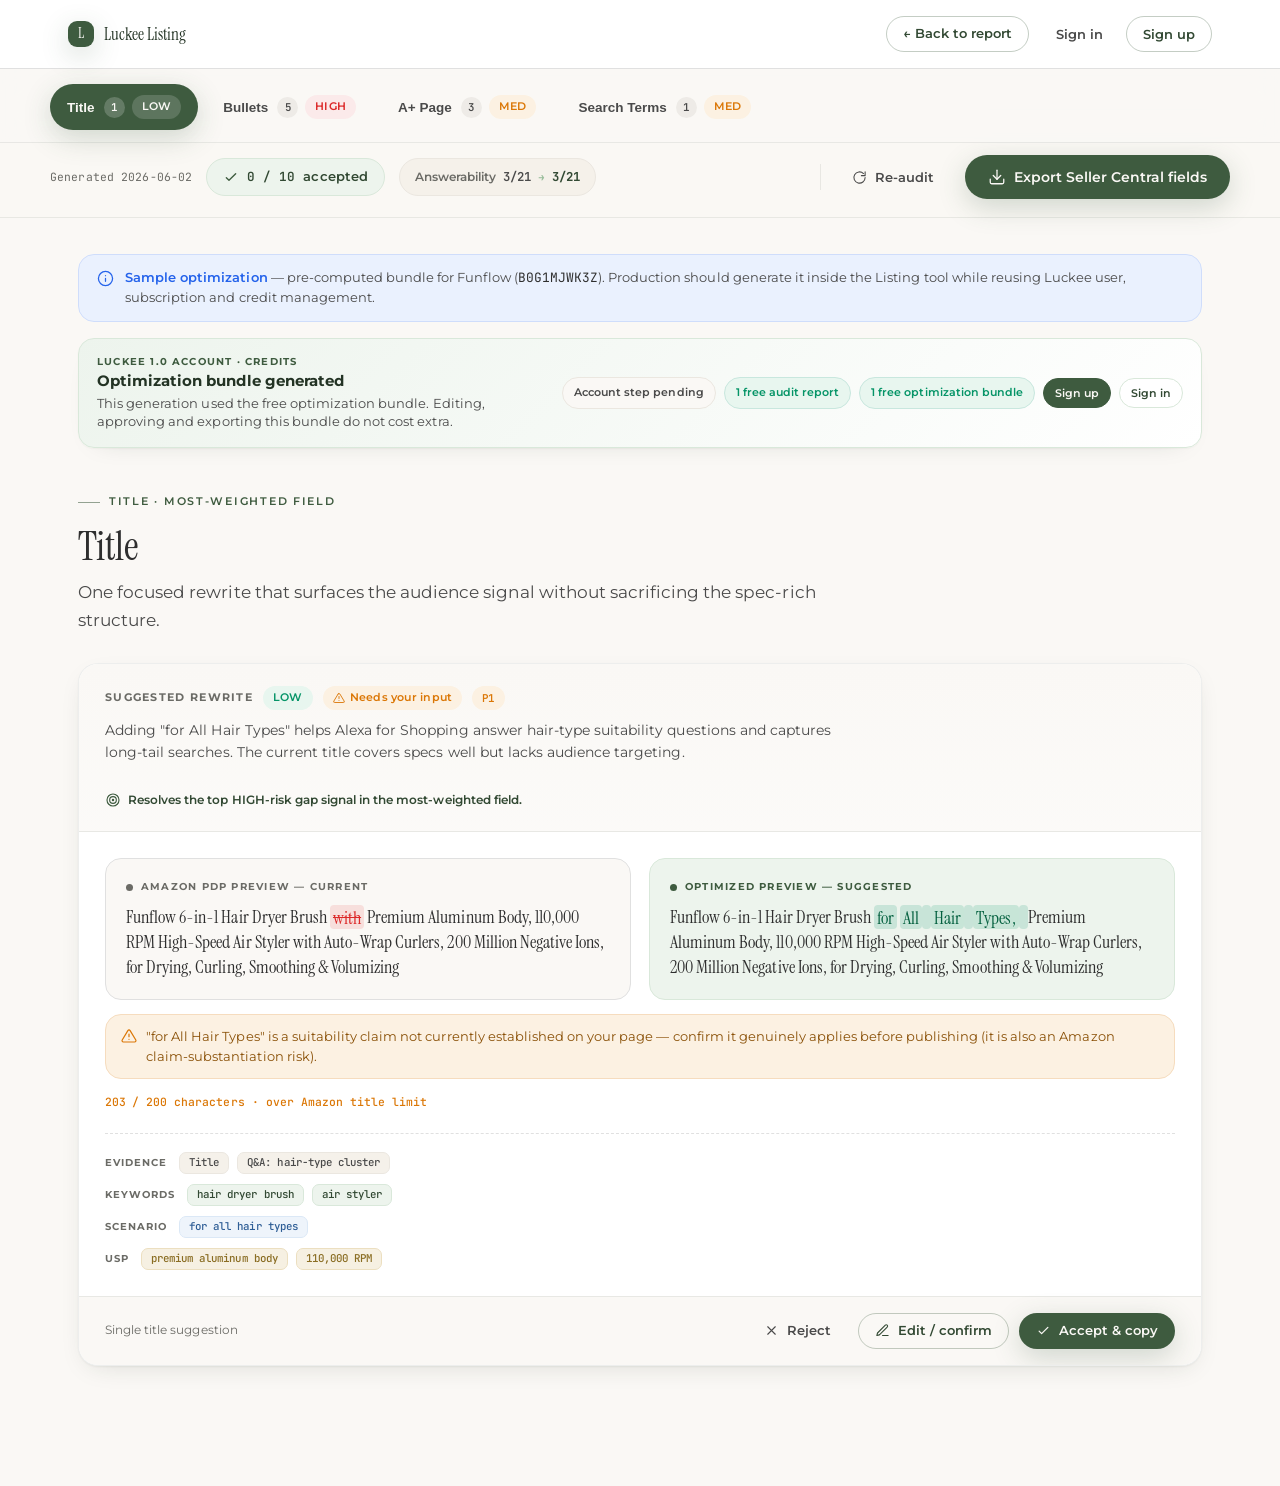
<file: workspace.html>
<!DOCTYPE html>
<html lang="en">
<head>
  <meta charset="UTF-8">
  <meta name="viewport" content="width=device-width, initial-scale=1.0">
  <title>Optimization workspace · Luckee Listing</title>
  <link rel="icon" href="data:,">
  <link rel="stylesheet" href="tokens.css">
  <style>
    /* ============================================================
       Workspace — page-local layout
       Polish pass: matches homepage (index.html) art-direction B —
       elevated-card vocabulary, eyebrow+rule, serif accents, warm rhythm.
       All styling is page-local. No edits to tokens.css/data.js/app.js.
       ============================================================ */

    /* ---- shared polish vocabulary (mirrors index.html) ---- */
    :root {
      --b-ease: cubic-bezier(.22,.61,.36,1);
      --b-hair: rgba(28,43,29,.08);
      --b-shadow-card: 0 1px 2px rgba(28,43,29,.05), 0 8px 28px -12px rgba(28,43,29,.18);
      --b-shadow-card-hover: 0 2px 4px rgba(28,43,29,.06), 0 24px 56px -20px rgba(28,43,29,.34);
    }

    /* serif italic emphasis inside Montserrat-led headings (homepage .ser-accent) */
    .ser-accent { font-family: var(--serif); font-weight: 400; font-style: italic; }

    .ws-wrap { width: 100%; max-width: 1180px; margin: 0 auto; padding: 0 28px; }
    .ws-main { padding: 36px 0 120px; }

    /* ---- Sample / live data banner (mirrors report.html) ---- */
    .sample-banner {
      display: flex; align-items: flex-start; gap: 11px;
      padding: 13px 18px; border-radius: var(--r-input); margin-bottom: 4px;
      background: var(--info-bg); border: 1px solid color-mix(in srgb, var(--info-600) 22%, white);
      color: var(--neutral-700); font-size: .86rem; line-height: 1.55;
    }
    .sample-banner svg { flex-shrink: 0; color: var(--info-600); margin-top: 2px; }
    .sample-banner b { color: var(--info-600); font-weight: 600; }
    .sample-banner .mono { font-family: var(--mono); color: var(--neutral-900); }
    .skills-guard {
      display: grid; grid-template-columns: 1fr 1fr; gap: 12px; margin-top: 12px;
    }
    .guard-card {
      display: flex; align-items: flex-start; gap: 10px; padding: 13px 16px;
      border-radius: var(--r-input); background: var(--oat-100);
      border: 1px solid var(--b-hair); font-size: .84rem; line-height: 1.48; color: var(--neutral-700);
    }
    .guard-card b { color: var(--neutral-900); }
    .guard-card svg { flex-shrink: 0; color: var(--forest-600); margin-top: 1px; }

    /* ---- Sticky control bar (below appbar) ---- */
    .ws-dock-sentinel { height: 1px; }
    .ws-bar {
      position: sticky; top: 0; z-index: 30;
      background: color-mix(in srgb, var(--oat-100) 86%, transparent);
      backdrop-filter: blur(14px) saturate(120%);
      border-bottom: 1px solid var(--b-hair);
      transition: background .28s var(--b-ease), border-color .28s var(--b-ease), box-shadow .28s var(--b-ease);
    }
    .ws-bar-inner {
      display: flex; align-items: center; justify-content: flex-start; gap: 16px;
      padding: 14px 0 12px;
      transition: padding .28s var(--b-ease), justify-content .28s var(--b-ease);
    }
    .ws-tabs {
      gap: 8px; flex-wrap: wrap;
      transition: padding .28s var(--b-ease), border-color .28s var(--b-ease), background .28s var(--b-ease), box-shadow .28s var(--b-ease), transform .28s var(--b-ease);
    }
    .ws-tabs .tab {
      height: 46px; gap: 9px; padding: 0 16px;
      transition: background .18s var(--b-ease), color .18s var(--b-ease), box-shadow .18s var(--b-ease), transform .18s var(--b-ease), height .24s var(--b-ease), padding .24s var(--b-ease);
    }
    .ws-tabs .tab:not(.tab-active):hover { transform: translateY(-1px); }
    .ws-tabs .tab:focus-visible {
      outline: 2px solid color-mix(in srgb, var(--forest-600) 42%, transparent);
      outline-offset: 3px;
    }
    .ws-tabs::-webkit-scrollbar { display: none; }
    .ws-tab-count {
      display: inline-flex; align-items: center; justify-content: center;
      min-width: 21px; height: 21px; padding: 0 6px; border-radius: var(--r-pill);
      font-family: var(--mono); font-size: .72rem; font-weight: 600;
      background: var(--oat-250); color: var(--neutral-700);
      font-variant-numeric: tabular-nums;
    }
    .tab-active .ws-tab-count { background: rgba(255,255,255,.2); color: var(--oat-100); }
    .ws-tab-meta { display: inline-flex; align-items: center; gap: 7px; }

    .ws-action-strip {
      background: color-mix(in srgb, var(--oat-100) 94%, transparent);
      border-bottom: 1px solid var(--b-hair);
    }
    .ws-action-inner {
      display: flex; align-items: center; justify-content: space-between; gap: 18px;
      padding: 12px 0 18px; flex-wrap: wrap;
    }
    .ws-action-left,
    .ws-bar-right { display: flex; align-items: center; gap: 14px; flex-wrap: wrap; }
    .ws-bar-right { justify-content: flex-end; margin-left: auto; }
    /* a subtle hairline separating the status cluster from the action cluster */
    .ws-bar-sep { width: 1px; height: 26px; background: var(--b-hair); flex-shrink: 0; }
    .gen-stamp { font-size: .76rem; color: var(--muted); letter-spacing: .01em; }
    .progress-pill {
      display: inline-flex; align-items: center; gap: 8px; height: 38px; padding: 0 16px;
      border-radius: var(--r-pill); background: var(--forest-050); border: 1px solid var(--forest-100);
      font-size: .84rem; font-weight: 600; color: var(--forest-700); white-space: nowrap;
      transition: background .25s var(--b-ease), border-color .25s var(--b-ease);
    }
    .progress-pill .pp-num { font-family: var(--mono); font-variant-numeric: tabular-nums; }
    .progress-pill svg { color: var(--forest-600); }
    /* light up the progress pill once the seller has accepted something */
    .progress-pill.has-accepts { background: var(--forest-100); border-color: var(--forest-300); }

    body.ws-tabs-docked .ws-bar {
      top: 10px;
      background: transparent;
      border-bottom-color: transparent;
      box-shadow: none;
      pointer-events: none;
    }
    body.ws-tabs-docked .ws-bar-inner {
      justify-content: center;
      padding: 8px 28px;
    }
    body.ws-tabs-docked .ws-tabs {
      max-width: min(100%, 940px);
      flex-wrap: nowrap;
      overflow-x: auto;
      overscroll-behavior-x: contain;
      scrollbar-width: none;
      padding: 6px;
      border-radius: var(--r-pill);
      border: 1px solid rgba(28,43,29,.12);
      background: color-mix(in srgb, var(--card) 88%, transparent);
      backdrop-filter: blur(18px) saturate(130%);
      box-shadow: 0 14px 40px -24px rgba(28,43,29,.45), 0 1px 2px rgba(28,43,29,.06);
      pointer-events: auto;
      transform: translateY(-1px);
    }
    body.ws-tabs-docked .ws-tabs .tab {
      height: 36px;
      padding: 0 13px;
      flex-shrink: 0;
    }

    /* ---- Panels ---- */
    .ws-panel { padding-top: 38px; }
    .ws-panel[hidden] { display: none; }

    .panel-intro { margin-bottom: 30px; max-width: 820px; }
    /* homepage eyebrow + hairline rule treatment */
    .panel-intro .eyebrow {
      display: inline-flex; align-items: center; gap: 9px; margin-bottom: 14px;
    }
    .panel-intro .eyebrow::before {
      content: ""; width: 22px; height: 1px; background: currentColor; opacity: .55; display: inline-block;
    }
    .panel-intro h1 { font-size: clamp(2rem, 3.4vw, 2.7rem); margin-bottom: 10px; letter-spacing: -.014em; }
    .panel-intro .lede { max-width: 760px; }
    .panel-intro .sug-impact { margin-top: 12px; }

    /* ---- Suggestion card (elevated-card vocabulary, mirrors homepage .e-card) ---- */
    .sug-card {
      overflow: hidden; border: 1px solid var(--b-hair); box-shadow: var(--b-shadow-card);
      transition: border-color .32s var(--b-ease), box-shadow .32s var(--b-ease), transform .32s var(--b-ease), opacity .25s var(--b-ease);
    }
    .sug-card + .sug-card { margin-top: 22px; }
    /* lift on hover while still in the pending state — premium, calm */
    .sug-card:not(.is-accepted):not(.is-rejected):not(.is-edited):hover {
      transform: translateY(-3px); box-shadow: var(--b-shadow-card-hover); border-color: rgba(62,91,63,.22);
    }
    .sug-card.is-accepted { border-color: var(--forest-300); box-shadow: 0 0 0 2px rgba(61,90,62,.14), var(--b-shadow-card); }
    .sug-card.is-rejected { opacity: .52; }

    .sug-head {
      display: flex; align-items: flex-start; justify-content: space-between; gap: 18px;
      padding: 22px 26px; border-bottom: 1px solid var(--b-hair);
      background: linear-gradient(180deg, var(--oat-100), color-mix(in srgb, var(--oat-100) 70%, var(--card)));
    }
    .sug-head .sh-left { display: flex; flex-direction: column; gap: 10px; flex: 1; min-width: 0; }
    .sug-title-row { display: flex; align-items: center; gap: 10px; flex-wrap: wrap; }
    .sug-kicker { font-size: .72rem; font-weight: 700; letter-spacing: .12em; text-transform: uppercase; color: var(--muted); }
    .sug-h { font-size: 1.32rem; }
    .sug-reason { font-size: .9rem; color: var(--neutral-700); line-height: 1.58; max-width: 760px; }
    .sug-impact {
      display: inline-flex; align-items: center; gap: 7px; margin-top: 2px;
      font-size: .82rem; font-weight: 600; color: var(--forest-700);
    }
    .sug-impact svg { color: var(--forest-600); flex-shrink: 0; }

    .accepted-flag {
      display: none; align-items: center; gap: 6px; height: 30px; padding: 0 13px;
      border-radius: var(--r-pill); background: var(--success-bg); color: var(--success-600);
      font-size: .8rem; font-weight: 700; white-space: nowrap; flex-shrink: 0;
    }
    .is-accepted .accepted-flag { display: inline-flex; }

    .sug-body { padding: 26px; }
    .sug-card.is-edited { border-color: var(--info-600); box-shadow: 0 0 0 2px rgba(37,99,235,.1), var(--sh-md); }

    /* ---- Evidence-gating / fact status ---- */
    .fact-chip {
      display: inline-flex; align-items: center; gap: 5px; height: 24px; padding: 0 10px;
      border-radius: var(--r-pill); font-size: .72rem; font-weight: 600; letter-spacing: .02em;
      white-space: nowrap;
    }
    .fact-chip svg { width: 12px; height: 12px; }
    .fact-chip.verified { background: var(--success-bg); color: var(--success-600); }
    .fact-chip.needs { background: var(--warning-bg); color: var(--warning-600); }
    .fact-note {
      display: flex; align-items: flex-start; gap: 9px; margin-top: 14px;
      padding: 12px 15px; border-radius: var(--r-input);
      background: var(--warning-bg); border: 1px solid color-mix(in srgb, var(--warning-600) 26%, white);
      font-size: .84rem; color: #8a5108; line-height: 1.55;
    }
    .fact-note svg { flex-shrink: 0; color: var(--warning-600); margin-top: 1px; }
    .validation-gate {
      display: none; align-items: flex-start; gap: 9px; margin: 0 26px 24px;
      padding: 12px 15px; border-radius: var(--r-input);
      background: color-mix(in srgb, var(--error-600) 8%, white);
      border: 1px solid color-mix(in srgb, var(--error-600) 24%, white);
      font-size: .84rem; font-weight: 600; color: var(--error-600); line-height: 1.5;
    }
    .validation-gate svg { flex-shrink: 0; margin-top: 1px; }
    .sug-card.has-validation-gate { border-color: color-mix(in srgb, var(--error-600) 36%, var(--b-hair)); }
    .sug-card.has-validation-gate .validation-gate:not([hidden]) { display: flex; }
    .copy-feedback {
      display: none; align-items: center; gap: 7px; margin: 0 26px 20px;
      padding: 10px 14px; border-radius: var(--r-pill);
      background: var(--success-bg); border: 1px solid color-mix(in srgb, var(--success-600) 22%, white);
      color: var(--success-600); font-size: .82rem; font-weight: 700;
    }
    .copy-feedback svg { width: 14px; height: 14px; flex-shrink: 0; }
    .sug-card.has-copy-feedback .copy-feedback { display: inline-flex; }

    /* ---- Inline "[confirm …]" placeholder token ---- */
    .confirm-token {
      display: inline; font-family: var(--mono); font-size: .82em; font-weight: 500;
      background: color-mix(in srgb, var(--warning-600) 12%, white); color: #8a5108;
      border: 1px dashed var(--warning-600); border-radius: 6px; padding: 0 5px;
      box-decoration-break: clone; -webkit-box-decoration-break: clone; white-space: normal;
    }

    /* ---- Field counters (char / byte) ---- */
    .field-counter {
      display: inline-flex; align-items: center; gap: 6px; margin-top: 14px;
      font-family: var(--mono); font-size: .76rem; font-weight: 500; color: var(--muted);
    }
    .field-counter.over { color: var(--error-600); }
    .field-counter.amber { color: var(--warning-600); }

    /* ---- Answerability indicator in control bar ---- */
    .answer-pill {
      display: inline-flex; align-items: center; gap: 7px; height: 38px; padding: 0 15px;
      border-radius: var(--r-pill); background: var(--oat-200); border: 1px solid var(--border-soft);
      font-size: .82rem; font-weight: 600; color: var(--neutral-700); white-space: nowrap;
      transition: background .3s var(--b-ease), border-color .3s var(--b-ease), color .3s var(--b-ease);
    }
    .answer-pill .ap-label { color: var(--muted); font-weight: 600; }
    .answer-pill .ap-mono { font-family: var(--mono); font-variant-numeric: tabular-nums; }
    .answer-pill .ap-proj { color: var(--forest-700); font-weight: 700; }
    .answer-pill.reaudited { background: var(--forest-050); border-color: var(--forest-300); color: var(--forest-700); }
    .answer-pill.reaudited .ap-label { color: var(--forest-600); }
    .answer-pill .ap-arrow { color: var(--forest-300); }
    .reaudit-btn { height: 38px; }

    /* ---- Diff layout (centerpiece) ---- */
    .diff-grid { display: grid; grid-template-columns: 1fr 1fr; gap: 18px; align-items: stretch; }
    .diff-grid .pdp-pane { display: flex; flex-direction: column; }
    .pdp-pane .pane-label { display: flex; align-items: center; gap: 8px; }
    .pdp-pane .pane-label .pl-dot { width: 7px; height: 7px; border-radius: 50%; background: var(--muted); }
    .pdp-pane.optimized .pane-label { color: var(--forest-600); }
    .pdp-pane.optimized .pane-label .pl-dot { background: var(--forest-600); }
    .diff-text { font-size: .98rem; line-height: 1.62; color: var(--neutral-900); }
    .diff-text.title-text { font-family: var(--serif); font-size: 1.18rem; line-height: 1.4; }
    .diff-mono { font-family: var(--mono); font-size: .86rem; line-height: 1.7; word-break: break-word; }

    /* ---- Tag rows ---- */
    .tag-row { display: flex; align-items: center; gap: 8px; flex-wrap: wrap; }
    .tag-row + .tag-row { margin-top: 10px; }
    .tag-row .tr-label {
      font-size: .68rem; font-weight: 700; letter-spacing: .1em; text-transform: uppercase;
      color: var(--muted); margin-right: 4px;
    }
    .tag-block { margin-top: 20px; padding-top: 18px; border-top: 1px dashed var(--border); }

    /* ---- Card actions ---- */
    .sug-actions {
      display: flex; align-items: center; justify-content: flex-end; gap: 10px;
      padding: 16px 26px; border-top: 1px solid var(--b-hair); background: var(--oat-100);
    }
    .sug-actions .act-note { margin-right: auto; font-size: .8rem; color: var(--muted); }

    /* ---- Bullet block ---- */
    .bullet-block + .bullet-block { margin-top: 22px; }
    .bullet-num {
      display: inline-flex; align-items: center; justify-content: center;
      width: 26px; height: 26px; border-radius: 8px; background: var(--forest-600); color: var(--oat-100);
      font-family: var(--mono); font-size: .8rem; font-weight: 600; flex-shrink: 0;
    }

    /* ---- A+ metric strip (elevated tiles) ---- */
    .metric-strip { display: grid; grid-template-columns: repeat(3, 1fr); gap: 18px; margin-bottom: 26px; }
    .stat-tile {
      background: var(--card); border: 1px solid var(--b-hair); border-radius: var(--r-card);
      padding: 24px 26px; box-shadow: var(--b-shadow-card);
      transition: transform .32s var(--b-ease), box-shadow .32s var(--b-ease), border-color .32s var(--b-ease);
    }
    .stat-tile:hover { transform: translateY(-3px); box-shadow: var(--b-shadow-card-hover); border-color: rgba(62,91,63,.22); }
    .stat-tile .st-num { font-family: var(--serif); font-size: 2.5rem; line-height: 1; color: var(--forest-700); font-variant-numeric: tabular-nums; }
    .stat-tile .st-num .st-den { font-size: 1.2rem; color: var(--muted); }
    .stat-tile .st-label { font-size: .82rem; color: var(--muted); margin-top: 9px; font-weight: 500; }

    /* ---- A+ module card ---- */
    .ap-card + .ap-card { margin-top: 22px; }
    .ap-head {
      display: flex; align-items: center; gap: 11px; flex-wrap: wrap;
      padding: 18px 26px; border-bottom: 1px solid var(--b-hair);
      background: linear-gradient(180deg, var(--oat-100), color-mix(in srgb, var(--oat-100) 70%, var(--card)));
    }
    .ap-id { font-size: 1.02rem; font-weight: 600; color: var(--neutral-900); }
    .ap-id .ap-mono { font-family: var(--mono); color: var(--forest-600); }
    .ap-badge {
      display: inline-flex; align-items: center; gap: 5px; height: 24px; padding: 0 10px;
      border-radius: var(--r-pill); font-size: .72rem; font-weight: 600;
    }
    .ap-badge.keep { background: var(--forest-050); color: var(--forest-700); border: 1px solid var(--forest-100); }
    .ap-badge.redesign { background: var(--warning-bg); color: var(--warning-600); }
    .ap-badge.ok { background: var(--success-bg); color: var(--success-600); }
    .ap-body { display: grid; grid-template-columns: 1fr 1fr; gap: 0; }
    .ap-col { padding: 24px 26px; }
    .ap-col.left { border-right: 1px solid var(--b-hair); }
    .ap-col.right { background: linear-gradient(180deg, var(--forest-050), color-mix(in srgb, var(--forest-050) 55%, var(--card))); }
    .ap-sub { font-size: .68rem; font-weight: 700; letter-spacing: .1em; text-transform: uppercase; color: var(--muted); margin: 16px 0 7px; }
    .ap-col .ap-sub:first-child { margin-top: 0; }
    .ap-thumb {
      position: relative; height: 150px; border-radius: var(--r-input); overflow: hidden;
      background: linear-gradient(135deg, var(--forest-600), var(--forest-800));
      display: grid; place-items: center; color: var(--oat-100); margin-bottom: 6px;
      box-shadow: 0 1px 2px rgba(28,43,29,.06), 0 10px 26px -16px rgba(28,43,29,.4);
    }
    .ap-thumb .thumb-img {
      position: absolute; inset: 0; width: 100%; height: 100%; object-fit: cover;
      transition: transform .5s var(--b-ease);
    }
    .ap-card:hover .ap-thumb .thumb-img { transform: scale(1.035); }
    .ap-thumb::after { content: ""; position: absolute; inset: 0; pointer-events: none;
      background: linear-gradient(180deg, rgba(0,0,0,.22), transparent 36%, transparent 60%, rgba(0,0,0,.5)); }
    .ap-thumb .thumb-label { font-size: .76rem; font-weight: 600; letter-spacing: .1em; text-transform: uppercase; opacity: .92; position: relative; z-index: 2; }
    .ap-thumb .thumb-label.on-img { position: absolute; bottom: 10px; left: 13px; opacity: 1; text-shadow: 0 1px 5px rgba(0,0,0,.7); }
    .ap-thumb .thumb-tag {
      position: absolute; top: 11px; left: 13px; font-size: .62rem; font-weight: 700; z-index: 2;
      letter-spacing: .12em; text-transform: uppercase; color: rgba(255,255,255,.92); text-shadow: 0 1px 4px rgba(0,0,0,.6);
      background: rgba(28,43,29,.34); backdrop-filter: blur(3px); padding: 3px 9px; border-radius: var(--r-pill);
    }
    .ap-visible-list { margin: 0; padding-left: 0; list-style: none; }
    .ap-visible-list li {
      font-size: .85rem; color: var(--neutral-700); padding: 3px 0 3px 16px; position: relative; line-height: 1.4;
    }
    .ap-visible-list li::before { content: "—"; position: absolute; left: 0; color: var(--muted); }
    .ap-text { font-size: .9rem; color: var(--neutral-700); line-height: 1.55; }
    .ap-issue {
      background: var(--error-bg); border: 1px solid #f4d3d3; border-radius: var(--r-input);
      padding: 12px 15px; font-size: .85rem; color: #9a2222; line-height: 1.55;
      display: flex; gap: 9px; align-items: flex-start;
    }
    .ap-issue svg { color: var(--error-600); flex-shrink: 0; margin-top: 1px; }
    .ap-sug-h { font-family: var(--serif); font-size: 1.22rem; color: var(--forest-800); line-height: 1.25; margin-bottom: 8px; }
    .ap-sug-body { font-size: .92rem; color: var(--neutral-900); line-height: 1.55; margin-bottom: 12px; }
    .ap-sug-dir { font-size: .84rem; color: var(--muted); line-height: 1.5; font-style: italic; }

    /* ---- Search terms note ---- */
    .st-note {
      display: flex; align-items: flex-start; gap: 10px; margin-top: 16px; padding: 13px 16px;
      background: var(--info-bg); border: 1px solid #d4e1fb; border-radius: var(--r-input);
      font-size: .86rem; color: #1f4fb0; line-height: 1.5;
    }
    .st-note svg { color: var(--info-600); flex-shrink: 0; margin-top: 1px; }

    /* ---- Search Terms safety panel ---- */
    .st-safety { margin-top: 18px; display: grid; gap: 10px; }
    .st-safety-row {
      display: flex; align-items: center; gap: 10px; flex-wrap: wrap;
      padding: 13px 16px; border-radius: var(--r-input);
      background: var(--oat-100); border: 1px solid var(--b-hair); font-size: .85rem;
    }
    .st-safety-row .ssr-label {
      font-size: .68rem; font-weight: 700; letter-spacing: .1em; text-transform: uppercase;
      color: var(--muted); margin-right: 2px;
    }
    .st-byte { font-family: var(--mono); font-weight: 600; color: var(--forest-700); }
    .st-byte.over { color: var(--error-600); }
    .st-check-ok { color: var(--success-600); font-weight: 600; display: inline-flex; align-items: center; gap: 6px; }
    .st-check-bad { color: var(--error-600); font-weight: 600; display: inline-flex; align-items: center; gap: 6px; flex-wrap: wrap; }
    .st-check-bad .tag { background: var(--error-bg); color: var(--error-600); border-color: #f4d3d3; }

    /* ---- Export modal ---- */
    .modal-overlay {
      position: fixed; inset: 0; z-index: 80; display: none;
      align-items: flex-start; justify-content: center; padding: 56px 24px;
      background: rgba(28,43,29,.42); backdrop-filter: blur(4px); overflow-y: auto;
    }
    .modal-overlay.open { display: flex; animation: fadeUp .28s var(--ease); }
    .modal {
      width: 100%; max-width: 720px; position: relative; max-height: calc(100vh - 112px); overflow-y: auto;
      border: 1px solid var(--b-hair);
      box-shadow: 0 2px 6px rgba(28,43,29,.08), 0 40px 90px -34px rgba(28,43,29,.5);
    }
    .modal-close {
      position: absolute; top: 20px; right: 20px; width: 38px; height: 38px; border-radius: 50%;
      display: grid; place-items: center; background: var(--oat-200); border: 1px solid var(--b-hair);
      color: var(--neutral-700); cursor: pointer; transition: .15s var(--b-ease); z-index: 2;
    }
    .modal-close:hover { background: var(--oat-250); color: var(--neutral-900); transform: rotate(90deg); }
    .modal-tagline {
      display: inline-flex; align-items: center; gap: 8px; margin: 14px 0 0; padding: 8px 14px;
      background: var(--forest-050); border: 1px solid var(--forest-100); border-radius: var(--r-pill);
      font-size: .82rem; font-weight: 600; color: var(--forest-700);
    }
    .copy-block { margin-top: 22px; }
    .copy-block-head { display: flex; align-items: center; justify-content: space-between; gap: 12px; margin-bottom: 9px; }
    .copy-block-head .cb-label { font-size: .74rem; font-weight: 700; letter-spacing: .1em; text-transform: uppercase; color: var(--muted); }
    .copy-box {
      background: var(--oat-100); border: 1px solid var(--b-hair); border-radius: var(--r-input);
      padding: 16px 18px; font-size: .9rem; line-height: 1.6; color: var(--neutral-900);
      white-space: pre-wrap; max-height: 220px; overflow-y: auto;
    }
    .copy-box.mono { font-family: var(--mono); font-size: .82rem; }
    /* keep confirm tokens legible inside the export copy boxes */
    .copy-box .confirm-token { font-size: .82em; }
    .copy-box .copy-empty { color: var(--muted); font-style: italic; }

    /* ---- Export decision counts + warnings ---- */
    .export-counts {
      display: flex; align-items: center; gap: 8px; flex-wrap: wrap; margin-top: 18px;
    }
    .export-counts .ec-pill {
      display: inline-flex; align-items: center; gap: 6px; height: 28px; padding: 0 12px;
      border-radius: var(--r-pill); font-size: .78rem; font-weight: 600;
      font-family: var(--mono); background: var(--oat-200); color: var(--neutral-700);
      border: 1px solid var(--border-soft);
    }
    .export-counts .ec-pill.acc { background: var(--success-bg); color: var(--success-600); }
    .export-counts .ec-pill.edt { background: var(--info-bg); color: var(--info-600); }
    .export-counts .ec-pill.rej { background: var(--error-bg); color: var(--error-600); }
    .export-warn {
      display: flex; align-items: flex-start; gap: 11px; margin-top: 18px;
      padding: 14px 17px; border-radius: var(--r-input);
      background: var(--warning-bg); border: 1px solid color-mix(in srgb, var(--warning-600) 30%, white);
      font-size: .88rem; color: #8a5108; line-height: 1.55; font-weight: 500;
    }
    .export-warn svg { flex-shrink: 0; color: var(--warning-600); margin-top: 1px; }
    .export-warn.high {
      background: var(--error-bg); border-color: #f4d3d3; color: #9a2222;
    }
    .export-warn.high svg { color: var(--error-600); }

    /* ---- Responsive ---- */
    @media (max-width: 860px) {
      .diff-grid { grid-template-columns: 1fr; }
      .ap-body { grid-template-columns: 1fr; }
      .ap-col.left { border-right: 0; border-bottom: 1px solid var(--border-soft); }
      .metric-strip { grid-template-columns: 1fr; }
      .ws-bar { top: 0; }
      .ws-bar-inner { padding: 10px 0; }
      .ws-tabs { flex-wrap: nowrap; overflow-x: auto; scrollbar-width: none; padding-bottom: 2px; }
      .ws-tabs .tab { flex-shrink: 0; }
      .ws-action-inner { flex-direction: column; align-items: stretch; }
      .ws-action-left, .ws-bar-right { justify-content: flex-start; flex-wrap: nowrap; overflow-x: auto; scrollbar-width: none; }
      .ws-bar-right { margin-left: 0; }
      .skills-guard { grid-template-columns: 1fr; }
    }
  </style>
</head>
<body class="has-atmos">
  <div id="nav"></div>

  <!-- ============================ STICKY CONTROL BAR ============================ -->
  <div class="ws-dock-sentinel" id="ws-dock-sentinel" aria-hidden="true"></div>
  <div class="ws-bar" id="ws-bar" aria-label="Workspace shortcuts">
    <div class="ws-wrap ws-bar-inner">
      <div class="tabs ws-tabs" data-tabs data-tab-scroll="panel" id="ws-tabs"></div>
    </div>
  </div>
  <div class="ws-action-strip">
    <div class="ws-wrap ws-action-inner">
      <div class="ws-action-left">
        <span class="gen-stamp mono">Generated 2026-06-02</span>
        <span class="progress-pill" id="progress-pill">
          <svg width="16" height="16" viewBox="0 0 24 24" fill="none" stroke="currentColor" stroke-width="2" stroke-linecap="round" stroke-linejoin="round"><path d="m5 13 4 4L19 7"/></svg>
          <span class="pp-num"><span id="accepted">0</span> / <span id="total-sug">0</span></span>
          accepted
        </span>
        <span class="answer-pill" id="answer-pill" title="Projected clearly-answered shopper questions if you accept these changes">
          <span class="ap-label">Answerability</span>
          <span class="ap-mono"><span id="answer-base">3</span>/<span id="answer-total">21</span></span>
          <span class="ap-arrow">→</span>
          <span class="ap-mono ap-proj"><span id="answer-proj">3</span>/21</span>
        </span>
      </div>
      <div class="ws-bar-right">
        <span class="ws-bar-sep" aria-hidden="true"></span>
        <button class="btn btn-ghost btn-sm reaudit-btn" id="reaudit-btn" type="button" title="Project a re-audit with your accepted changes">
          <svg width="15" height="15" viewBox="0 0 24 24" fill="none" stroke="currentColor" stroke-width="1.7" stroke-linecap="round" stroke-linejoin="round"><path d="M21 12a9 9 0 1 1-2.64-6.36"/><path d="M21 3v6h-6"/></svg>
          Re-audit
        </button>
        <button class="btn btn-primary" id="open-export" type="button">
          <svg width="18" height="18" viewBox="0 0 24 24" fill="none" stroke="currentColor" stroke-width="1.7" stroke-linecap="round" stroke-linejoin="round"><path d="M21 15v4a2 2 0 0 1-2 2H5a2 2 0 0 1-2-2v-4"/><path d="M7 10l5 5 5-5"/><path d="M12 15V3"/></svg>
          Export Seller Central fields
        </button>
      </div>
    </div>
  </div>

  <main class="ws-main">
    <div class="ws-wrap">

      <!-- ============================ SAMPLE / LIVE BANNER ============================ -->
      <div class="sample-banner" role="note" data-reveal>
        <svg width="17" height="17" viewBox="0 0 24 24" fill="none" stroke="currentColor" stroke-width="1.8" stroke-linecap="round" stroke-linejoin="round" aria-hidden="true"><circle cx="12" cy="12" r="10"/><path d="M12 16v-4M12 8h.01"/></svg>
        <span><b>Sample optimization</b> — pre-computed bundle for Funflow (<span class="mono">B0G1MJWK3Z</span>). Production should generate it inside the Listing tool while reusing Luckee user, subscription and credit management.</span>
      </div>
      <div data-funnel-slot="workspace" data-reveal style="margin-top:16px"></div>

      <!-- ============================ TITLE PANEL ============================ -->
      <section class="ws-panel" data-panel="title"></section>

      <!-- ============================ BULLETS PANEL ============================ -->
      <section class="ws-panel" data-panel="bullets" style="display:none"></section>

      <!-- ============================ A+ PANEL ============================ -->
      <section class="ws-panel" data-panel="aplus" style="display:none"></section>

      <!-- ============================ SEARCH TERMS PANEL ============================ -->
      <section class="ws-panel" data-panel="searchTerms" style="display:none"></section>

    </div>
  </main>

  <!-- ============================ EXPORT MODAL ============================ -->
  <div class="modal-overlay" id="export-overlay">
    <div class="modal card card-pad-lg" id="export-modal" role="dialog" aria-modal="true" aria-labelledby="export-title">
      <button class="modal-close" id="export-close" type="button" aria-label="Close export brief">
        <svg width="18" height="18" viewBox="0 0 24 24" fill="none" stroke="currentColor" stroke-width="2" stroke-linecap="round" stroke-linejoin="round"><path d="M18 6 6 18M6 6l12 12"/></svg>
      </button>
      <span class="eyebrow">Last-mile execution</span>
      <h2 id="export-title" style="margin:12px 0 0;font-size:2rem">Export Seller Central-ready fields</h2>
      <p class="muted" style="margin:8px 0 0;font-size:.92rem;line-height:1.5;max-width:560px">Your finished deliverable — the exact Title, Bullets and Search Terms you accepted, written for the precise Seller Central fields and ready to paste, with every <span class="confirm-token" style="border-style:dashed">[confirm …]</span> spec you still owe flagged so nothing ships unverified.</p>
      <span class="modal-tagline">
        <svg width="15" height="15" viewBox="0 0 24 24" fill="none" stroke="currentColor" stroke-width="2" stroke-linecap="round" stroke-linejoin="round"><path d="m5 13 4 4L19 7"/></svg>
        Claim placeholders and Amazon field limits stay visible until they are ready to paste.
      </span>
      <div id="export-body"></div>
      <div id="copy-status" class="sr-only" aria-live="polite"></div>
    </div>
  </div>

  <script src="data.js"></script>
  <script src="app.js"></script>
  <script>
    (function () {
      const D = window.LUCKEE_DATA;
      const L = window.Luckee;
      const M = D.bundle.modules;

      /* ---- inject app bar (← Back to report) ---- */
      document.getElementById('nav').innerHTML = L.appBar('workspace');
      L.bootstrapFunnelPage();
      const dockAfter = 64;
      let dockTicking = false;
      function syncWorkspaceDock() {
        document.body.classList.toggle('ws-tabs-docked', window.scrollY > dockAfter);
        dockTicking = false;
      }
      window.addEventListener('scroll', () => {
        if (dockTicking) return;
        dockTicking = true;
        window.requestAnimationFrame(syncWorkspaceDock);
      }, { passive: true });
      syncWorkspaceDock();

      /* ---- icon helpers (inline, lucide-like) ---- */
      const icon = {
        spark: '<svg width="16" height="16" viewBox="0 0 24 24" fill="none" stroke="currentColor" stroke-width="1.7" stroke-linecap="round" stroke-linejoin="round"><path d="M12 3v3M12 18v3M5.6 5.6l2.1 2.1M16.3 16.3l2.1 2.1M3 12h3M18 12h3M5.6 18.4l2.1-2.1M16.3 7.7l2.1-2.1"/></svg>',
        target: '<svg width="16" height="16" viewBox="0 0 24 24" fill="none" stroke="currentColor" stroke-width="1.7" stroke-linecap="round" stroke-linejoin="round"><circle cx="12" cy="12" r="9"/><circle cx="12" cy="12" r="5"/><circle cx="12" cy="12" r="1"/></svg>',
        x: '<svg width="15" height="15" viewBox="0 0 24 24" fill="none" stroke="currentColor" stroke-width="1.8" stroke-linecap="round" stroke-linejoin="round"><path d="M18 6 6 18M6 6l12 12"/></svg>',
        edit: '<svg width="15" height="15" viewBox="0 0 24 24" fill="none" stroke="currentColor" stroke-width="1.7" stroke-linecap="round" stroke-linejoin="round"><path d="M12 20h9"/><path d="M16.5 3.5a2.1 2.1 0 0 1 3 3L7 19l-4 1 1-4Z"/></svg>',
        check: '<svg width="15" height="15" viewBox="0 0 24 24" fill="none" stroke="currentColor" stroke-width="2" stroke-linecap="round" stroke-linejoin="round"><path d="m5 13 4 4L19 7"/></svg>',
        alert: '<svg width="16" height="16" viewBox="0 0 24 24" fill="none" stroke="currentColor" stroke-width="1.8" stroke-linecap="round" stroke-linejoin="round"><path d="M12 9v4M12 17h.01"/><path d="M10.3 3.9 1.8 18a2 2 0 0 0 1.7 3h17a2 2 0 0 0 1.7-3L13.7 3.9a2 2 0 0 0-3.4 0Z"/></svg>',
        info: '<svg width="16" height="16" viewBox="0 0 24 24" fill="none" stroke="currentColor" stroke-width="1.8" stroke-linecap="round" stroke-linejoin="round"><circle cx="12" cy="12" r="9"/><path d="M12 16v-4M12 8h.01"/></svg>',
        copy: '<svg width="14" height="14" viewBox="0 0 24 24" fill="none" stroke="currentColor" stroke-width="1.7" stroke-linecap="round" stroke-linejoin="round"><rect x="9" y="9" width="11" height="11" rx="2"/><path d="M5 15V5a2 2 0 0 1 2-2h10"/></svg>',
        download: '<svg width="16" height="16" viewBox="0 0 24 24" fill="none" stroke="currentColor" stroke-width="1.7" stroke-linecap="round" stroke-linejoin="round"><path d="M21 15v4a2 2 0 0 1-2 2H5a2 2 0 0 1-2-2v-4"/><path d="M7 10l5 5 5-5"/><path d="M12 15V3"/></svg>'
      };

      /* ---- normalize riskLevel → HIGH/MED/LOW for riskChip ---- */
      function riskKey(level) {
        const v = String(level || '').toLowerCase();
        if (v === 'high') return 'HIGH';
        if (v === 'medium' || v === 'med') return 'MED';
        return 'LOW';
      }

      /* ---- evidence-gating helpers ---- */
      // Render text, turning [ ... ] placeholders into amber dashed confirm-tokens.
      // Everything else is HTML-escaped.
      function renderConfirm(text) {
        const s = String(text == null ? '' : text);
        let out = '';
        const re = /\[[^\]]+\]/g;
        let last = 0, mm;
        while ((mm = re.exec(s)) !== null) {
          out += L.esc(s.slice(last, mm.index));
          out += `<span class="confirm-token">${L.esc(mm[0])}</span>`;
          last = mm.index + mm[0].length;
        }
        out += L.esc(s.slice(last));
        return out;
      }
      function hasConfirmToken(text) { return /\[[^\]]+\]/.test(String(text == null ? '' : text)); }

      // UTF-8 byte length
      function byteLen(str) {
        try { return new TextEncoder().encode(String(str)).length; }
        catch (e) { return unescape(encodeURIComponent(String(str))).length; }
      }

      function factChip(status) {
        if (status === 'verified')
          return `<span class="fact-chip verified">${icon.check} Evidence-backed</span>`;
        if (status === 'needs_confirmation')
          return `<span class="fact-chip needs">${icon.alert} Needs your input</span>`;
        return '';
      }
      function factNoteBox(note) {
        if (!note) return '';
        return `<div class="fact-note">${icon.alert}<span>${L.esc(note)}</span></div>`;
      }

      /* ---- DECISIONS MAP (field+index → state) ----
         state: 'pending' | 'accepted' | 'edited' | 'rejected'
         meta also tracks the resolved/edited text, base suggested value,
         risk level, fact status, and answerability weight. */
      const decisions = {};
      function decisionId(field, index) { return field + (index != null ? ':' + index : ''); }
      function registerDecision(id, meta) {
        decisions[id] = Object.assign({ state: 'pending', editedText: null }, meta);
      }

      /* ---- suggestion counting / acceptance ---- */
      // Each accept-able item carries data-accept; total computed after render.
      let acceptedCount = 0;
      const acceptedEl = document.getElementById('accepted');
      const totalEl = document.getElementById('total-sug');
      const progressPillEl = document.getElementById('progress-pill');

      function refreshTotal() {
        const total = document.querySelectorAll('[data-accept]').length;
        totalEl.textContent = total;
      }

      function bumpAccepted(delta) {
        acceptedCount += delta;
        acceptedEl.textContent = acceptedCount;
        if (progressPillEl) progressPillEl.classList.toggle('has-accepts', acceptedCount > 0);
      }

      /* ---- answerability projection ----
         Base = answerability.clear (3). Accepting all Title/Bullet suggestions reaches
         projectedClear (14). Distribute (14-3)=11 weight across the accept-able
         Title + Bullet suggestions; clamp the projected total at 14. */
      const ANS = D.answerability || { clear: 3, total: 21, projectedClear: 14 };
      const answerBase = ANS.clear;
      const answerCap = ANS.projectedClear;
      const answerTotal = ANS.total;
      // weighted suggestion ids contributing to answerability (title + bullets)
      const ANSWER_IDS = [];
      function buildAnswerWeights() {
        const ids = Object.keys(decisions).filter(id => id === 'title' || id.indexOf('bullet:') === 0);
        const span = Math.max(0, answerCap - answerBase);
        const per = ids.length ? span / ids.length : 0;
        ids.forEach(id => { decisions[id].answerWeight = per; ANSWER_IDS.push(id); });
      }
      function projectedAnswerability() {
        let sum = answerBase;
        ANSWER_IDS.forEach(id => {
          const d = decisions[id];
          if (d && (d.state === 'accepted' || d.state === 'edited')) sum += (d.answerWeight || 0);
        });
        return Math.min(answerCap, Math.round(sum));
      }
      const answerProjEl = document.getElementById('answer-proj');
      const answerBaseEl = document.getElementById('answer-base');
      const answerTotalEl = document.getElementById('answer-total');
      const answerPillEl = document.getElementById('answer-pill');
      function refreshAnswerability() {
        if (answerProjEl) answerProjEl.textContent = projectedAnswerability();
      }

      /* ---- render tag rows from arrays ---- */
      function tagRow(label, items, cls) {
        if (!items || !items.length) return '';
        const chips = items.map(t => `<span class="tag ${cls}">${L.esc(t)}</span>`).join('');
        return `<div class="tag-row"><span class="tr-label">${L.esc(label)}</span>${chips}</div>`;
      }
      function evidenceRow(items) {
        if (!items || !items.length) return '';
        const chips = items.map(t => `<span class="tag">${L.esc(t)}</span>`).join('');
        return `<div class="tag-row"><span class="tr-label">Evidence</span>${chips}</div>`;
      }

      /* ---- accept/reject/edit action footer ---- */
      function actionFooter(note) {
        return `
          <div class="sug-actions">
            ${note ? `<span class="act-note">${L.esc(note)}</span>` : ''}
            <button class="btn btn-ghost btn-sm" data-action="reject" type="button">${icon.x} Reject</button>
            <button class="btn btn-outline btn-sm" data-action="edit" type="button">${icon.edit} Edit / confirm</button>
            <button class="btn btn-primary btn-sm" data-accept data-action="accept" type="button">${icon.check} Accept & copy</button>
          </div>
          <div class="copy-feedback" data-copy-feedback role="status" aria-live="polite" hidden></div>
          <div class="validation-gate" data-validation-gate role="alert" hidden></div>`;
      }

      /* ============================ PANEL: TITLE ============================ */
      function renderTitle() {
        const m = M.title;
        const id = decisionId('title');
        const needsConfirm = m.factStatus === 'needs_confirmation';
        registerDecision(id, {
          field: 'title', label: 'Final Title',
          suggestedValue: m.suggestedValue,
          riskLevel: riskKey(m.riskLevel),
          factStatus: m.factStatus || null,
          maxChars: 200
        });
        const titleChars = (m.suggestedValue || '').length;
        const charCls = titleChars > 200 ? 'amber' : '';
        return `
          <div class="panel-intro" data-reveal>
            <span class="eyebrow">Title · most-weighted field</span>
            <h1>Title</h1>
            <p class="lede muted">One focused rewrite that surfaces the audience signal without sacrificing the spec-rich structure.</p>
          </div>

          <div class="card sug-card" data-reveal data-decision="${id}">
            <div class="sug-head">
              <div class="sh-left">
                <div class="sug-title-row">
                  <span class="sug-kicker">Suggested rewrite</span>
                  ${L.riskChip(riskKey(m.riskLevel))}
                  ${needsConfirm ? factChip('needs_confirmation') : ''}
                  ${L.prioChip(m.priority)}
                </div>
                <p class="sug-reason">${L.esc(m.reason)}</p>
                <span class="sug-impact">${icon.target} ${L.esc(m.impact)}</span>
              </div>
              <span class="accepted-flag">${icon.check} Accepted</span>
            </div>

            <div class="sug-body">
              <div class="diff-grid">
                <div class="pdp-pane">
                  <div class="pane-label"><span class="pl-dot"></span>Amazon PDP preview — Current</div>
                  <div class="diff-text title-text">${L.diffCurrent(m.currentValue, m.suggestedValue)}</div>
                </div>
                <div class="pdp-pane optimized">
                  <div class="pane-label"><span class="pl-dot"></span>Optimized preview — Suggested</div>
                  <div class="diff-text title-text" data-suggested="${id}">${L.diffSuggested(m.currentValue, m.suggestedValue)}</div>
                </div>
              </div>

              ${needsConfirm ? factNoteBox(m.factNote) : ''}

              <div class="field-counter ${charCls}" data-char-counter>
                <span data-char-n>${titleChars}</span> / 200 characters${titleChars > 200 ? ' · over Amazon title limit' : ''}
              </div>

              <div class="tag-block">
                ${evidenceRow(m.sourceEvidence)}
                ${tagRow('Keywords', m.embeddedKeywords, 'tag-kw')}
                ${tagRow('Scenario', m.scenarioTerms, 'tag-scn')}
                ${tagRow('USP', m.uspTerms, 'tag-usp')}
              </div>
            </div>

            ${actionFooter('Single title suggestion')}
          </div>`;
      }

      // Wrap any [ ... ] placeholder inside an already-escaped/HTML string as a confirm-token,
      // without disturbing existing HTML tags. L.esc does NOT escape brackets, so they survive
      // as literal [ ] in escaped output. Used in the export copy boxes.
      function wrapConfirmInHtml(html) {
        // split on tags so we never inject inside a tag
        return String(html).replace(/(<[^>]+>)|([^<]+)/g, (full, tag, text) => {
          if (tag) return tag;
          return text.replace(/\[[^\]]+\]/g, m => `<span class="confirm-token">${m}</span>`);
        });
      }

      // Suggested-pane renderer for bullets: the LCS word-diff tokenizes on whitespace,
      // which would shatter a multi-word [confirm …] token across several diff-add spans.
      // We replace each token with a space-free sentinel BEFORE diffing (so it stays a single
      // token), then restore it as one styled confirm-token span — stripping any diff-add
      // markup the diff wrapped around the sentinel.
      function renderSuggestedWithTokens(cur, sug) {
        const tokens = [];
        const sentinelSug = String(sug).replace(/\[[^\]]+\]/g, (m) => {
          const i = tokens.push(m) - 1;
          return '\u0001CONFIRM' + i + '\u0001'; // sentinel: control char survives esc+tokenize
        });
        let html = L.diffSuggested(cur, sentinelSug);
        // remove a diff-add wrapper that landed entirely around a sentinel, then swap in token
        tokens.forEach((tok, i) => {
          const sent = '\u0001CONFIRM' + i + '\u0001';
          const styled = `<span class="confirm-token">${L.esc(tok)}</span>`;
          // case: <span class="diff-add">...sentinel...</span> -> unwrap, style just the token
          const wrapped = new RegExp('<span class="diff-add">([^<]*)' + sent + '([^<]*)</span>');
          if (wrapped.test(html)) {
            html = html.replace(wrapped, (full, pre, post) =>
              (pre ? `<span class="diff-add">${pre}</span>` : '') + styled + (post ? `<span class="diff-add">${post}</span>` : ''));
          } else {
            html = html.split(sent).join(styled);
          }
        });
        return html;
      }

      /* ============================ PANEL: BULLETS ============================ */
      function renderBullets() {
        const m = M.bullets;
        const noteByIndex = {};
        (m.itemNotes || []).forEach(n => { noteByIndex[n.index] = n; });
        const factByIndex = {};
        (m.itemFacts || []).forEach(f => { factByIndex[f.index] = f; });

        let blocks = '';
        for (let i = 0; i < 5; i++) {
          const cur = m.currentItems[i] || '';
          const sug = m.suggestedItems[i] || '';
          const note = noteByIndex[i + 1];
          const fact = factByIndex[i + 1];
          const id = decisionId('bullet', i + 1);
          // the bullet that closes the HIGH-risk hair-type gap inherits the module's HIGH risk
          const bulletRisk = (note && /high-?risk/i.test(note.reason || '')) ? riskKey(m.riskLevel) : 'LOW';
          registerDecision(id, {
            field: 'bullet', index: i + 1, label: 'Bullet ' + (i + 1),
            suggestedValue: sug,
            riskLevel: bulletRisk,
            factStatus: fact ? fact.status : null
          });
          const needsConfirm = fact && fact.status === 'needs_confirmation';
          const suggestedHtml = renderSuggestedWithTokens(cur, sug);
          const tagsHtml = note ? `
            <div class="tag-block">
              ${tagRow('Keywords', note.embeddedKeywords, 'tag-kw')}
              ${tagRow('Scenario', note.scenarioTerms, 'tag-scn')}
              ${tagRow('USP', note.uspTerms, 'tag-usp')}
              ${note.reason ? `<p class="sug-reason" style="margin-top:12px">${icon.spark} ${L.esc(note.reason)}</p>` : ''}
            </div>` : '';

          blocks += `
            <div class="card sug-card bullet-block" data-reveal data-decision="${id}">
              <div class="sug-head">
                <div class="sh-left">
                  <div class="sug-title-row">
                    <span class="bullet-num">${i + 1}</span>
                    <span class="sug-kicker">Bullet ${i + 1}</span>
                    ${note ? `<span class="tag tag-kw" style="font-family:var(--sans)">${L.esc(note.targetPosition)}</span>` : ''}
                    ${fact ? factChip(fact.status) : ''}
                  </div>
                </div>
                <span class="accepted-flag">${icon.check} Accepted</span>
              </div>
              <div class="sug-body">
                <div class="diff-grid">
                  <div class="pdp-pane">
                    <div class="pane-label"><span class="pl-dot"></span>Current</div>
                    <div class="diff-text">${L.diffCurrent(cur, sug)}</div>
                  </div>
                  <div class="pdp-pane optimized">
                    <div class="pane-label"><span class="pl-dot"></span>Suggested</div>
                    <div class="diff-text" data-suggested="${id}">${suggestedHtml}</div>
                  </div>
                </div>
                ${needsConfirm && fact.note ? factNoteBox(fact.note) : ''}
                ${tagsHtml}
              </div>
              ${actionFooter('')}
            </div>`;
        }

        return `
          <div class="panel-intro" data-reveal>
            <span class="eyebrow">Bullets · highest-impact rewrite</span>
            <h1>Bullets</h1>
            <p class="lede muted">${L.esc(m.description)}</p>
            <p class="sug-impact" style="margin-top:10px">${icon.spark} ${L.esc(m.reason)} <span class="dot-sep" style="margin:0 6px">·</span> ${L.esc(m.impact)}</p>
          </div>
          ${blocks}`;
      }

      /* ============================ PANEL: A+ PAGE ============================ */
      function renderAplus() {
        const m = M.aplus;
        const mods = m.modules || [];
        const needsRedesign = mods.filter(x => x.needsRedesign).length;

        const tiles = `
          <div class="metric-strip">
            <div class="stat-tile" data-reveal>
              <div class="st-num">${m.imageCountAnalyzed}</div>
              <div class="st-label">Image assets analyzed</div>
            </div>
            <div class="stat-tile" data-reveal>
              <div class="st-num">${mods.length}</div>
              <div class="st-label">Issue evidence modules</div>
            </div>
            <div class="stat-tile" data-reveal>
              <div class="st-num">${needsRedesign}<span class="st-den"> / ${mods.length}</span></div>
              <div class="st-label">Need redesign</div>
            </div>
          </div>`;

        const cards = mods.map(item => {
          const c = item.current || {};
          const s = item.suggestion || {};
          const redesignBadge = item.needsRedesign
            ? `<span class="ap-badge redesign">${icon.alert} Needs redesign</span>`
            : `<span class="ap-badge ok">${icon.check} Layout OK</span>`;
          const keepBadge = s.keepImage
            ? `<span class="ap-badge keep">Keep image</span>` : '';

          const visibleList = (c.visibleText || []).map(t => `<li>${L.esc(t)}</li>`).join('');
          const claimTags = (c.claims || []).map(t => `<span class="tag tag-usp">${L.esc(t)}</span>`).join('');

          return `
            <div class="card ap-card sug-card" data-reveal>
              <div class="ap-head">
                <span class="ap-id">Module <span class="ap-mono">${L.esc(item.id)}</span> · ${L.esc(item.moduleType)}</span>
                ${L.riskChip('MED')}
                ${keepBadge}
                ${redesignBadge}
                <span class="accepted-flag" style="margin-left:auto">${icon.check} Accepted</span>
              </div>
              <div class="ap-body">
                <div class="ap-col left">
                  <div class="ap-thumb">
                    <span class="thumb-tag">A+ module</span>
                    ${(({ hero: 'assets/aplus-hero.png', feature: 'assets/aplus-feature.png', lifestyle: 'assets/aplus-lifestyle.png' })[item.moduleType]
                      ? `<img class="thumb-img" src="${({ hero: 'assets/aplus-hero.png', feature: 'assets/aplus-feature.png', lifestyle: 'assets/aplus-lifestyle.png' })[item.moduleType]}" alt="${L.esc(item.moduleType)} A+ module" loading="lazy"><span class="thumb-label on-img">${L.esc(item.moduleType)}</span>`
                      : `<span class="thumb-label">${L.esc(item.moduleType)}</span>`)}
                  </div>
                  <div class="ap-sub">Current A+ display</div>
                  <p class="ap-text">${L.esc(c.visualSummary || '')}</p>
                  ${visibleList ? `<div class="ap-sub">On-image copy</div><ul class="ap-visible-list">${visibleList}</ul>` : ''}
                  ${claimTags ? `<div class="ap-sub">Selling points / claims</div><div class="tag-row">${claimTags}</div>` : ''}
                  <div class="ap-sub">Risk / hidden evidence</div>
                  <div class="ap-issue">${icon.alert}<span>${L.esc(item.issue || '')}</span></div>
                </div>
                <div class="ap-col right">
                  <div class="ap-sub" style="color:var(--forest-600)">Revision suggestion</div>
                  <div class="ap-sug-h">${L.esc(s.suggestedHeadline || '')}</div>
                  <p class="ap-sug-body">${L.esc(s.suggestedBody || '')}</p>
                  <p class="ap-sug-dir">${L.esc(s.suggestedVisualDirection || '')}</p>
                  <div style="display:flex;justify-content:flex-end;margin-top:18px">
                    <button class="btn btn-primary btn-sm" data-accept data-action="accept" type="button">${icon.check} Accept & copy</button>
                  </div>
                  <div class="copy-feedback" data-copy-feedback role="status" aria-live="polite" hidden></div>
                </div>
              </div>
            </div>`;
        }).join('');

        return `
          <div class="panel-intro" data-reveal>
            <span class="eyebrow">A+ page · ${m.imageCountDetected} modules detected</span>
            <h1>A+ Page</h1>
            <p class="lede muted">${L.esc(m.summary)}</p>
          </div>
          ${tiles}
          ${cards}`;
      }

      /* ============================ PANEL: SEARCH TERMS ============================ */
      function renderSearchTerms() {
        const m = M.searchTerms;
        const id = decisionId('searchTerms');
        const joined = (m.suggestedTerms || []).join(', ');
        registerDecision(id, {
          field: 'searchTerms', label: 'Search Terms',
          suggestedValue: joined,
          riskLevel: riskKey(m.riskLevel),
          factStatus: null,
          byteLimit: m.byteLimit || 250,
          bannedWords: m.bannedWords || []
        });
        // current value in diff-del styling; each suggested term wrapped as diff-add
        const currentHtml = `<span class="diff-del">${L.esc(m.currentValue)}</span>`;
        const suggestedHtml = (m.suggestedTerms || [])
          .map(t => `<span class="diff-add">${L.esc(t)}</span>`)
          .join('<span style="color:var(--muted)">, </span>');

        // ---- safety checks ----
        const limit = m.byteLimit || 250;
        const bytes = byteLen(joined);
        const overByte = bytes > limit;
        const lower = joined.toLowerCase();
        const hits = (m.bannedWords || []).filter(w => lower.indexOf(String(w).toLowerCase()) !== -1);
        const banHtml = hits.length
          ? `<span class="st-check-bad">${icon.alert} Restricted term(s): ${hits.map(h => `<span class="tag">${L.esc(h)}</span>`).join(' ')}</span>`
          : `<span class="st-check-ok">${icon.check} No restricted terms detected</span>`;

        const safetyHtml = `
          <div class="st-safety">
            <div class="st-safety-row">
              <span class="ssr-label">Byte budget</span>
              <span class="st-byte ${overByte ? 'over' : ''}">${bytes} / ${limit} bytes</span>
              ${overByte ? `<span class="st-check-bad" style="margin-left:auto">${icon.alert} Over limit — trim before accepting</span>` : `<span class="muted" style="margin-left:auto;font-size:.8rem">Amazon Search Terms limit is ${limit} bytes</span>`}
            </div>
            <div class="st-safety-row">
              <span class="ssr-label">Restricted words</span>
              ${banHtml}
            </div>
            <div class="st-note" style="margin-top:0">${icon.info}<span>${L.esc(m.mergeNote)}</span></div>
          </div>`;

        return `
          <div class="panel-intro" data-reveal>
            <span class="eyebrow">Search Terms · keyword block</span>
            <h1>Search Terms</h1>
            <p class="lede muted">${L.esc(m.reason)}</p>
            <p class="sug-impact" style="margin-top:10px">${icon.target} ${L.esc(m.impact)}</p>
          </div>

          <div class="card sug-card" data-reveal data-decision="${id}">
            <div class="sug-head">
              <div class="sh-left">
                <div class="sug-title-row">
                  <span class="sug-kicker">Suggested Search Terms</span>
                  ${L.riskChip(riskKey(m.riskLevel))}
                  ${L.prioChip(m.priority)}
                </div>
              </div>
              <span class="accepted-flag">${icon.check} Accepted</span>
            </div>
            <div class="sug-body">
              <div class="diff-grid">
                <div class="pdp-pane">
                  <div class="pane-label"><span class="pl-dot"></span>Current</div>
                  <div class="diff-text diff-mono">${currentHtml}</div>
                </div>
                <div class="pdp-pane optimized">
                  <div class="pane-label"><span class="pl-dot"></span>Suggested — keyword block</div>
                  <div class="diff-text diff-mono" data-suggested="${id}">${suggestedHtml}</div>
                </div>
              </div>
              ${safetyHtml}
              <div class="tag-block">
                ${evidenceRow(m.sourceEvidence)}
                ${tagRow('Unused frontend terms', m.unusedFrontendTerms, 'tag-kw')}
              </div>
            </div>
            ${actionFooter('Single Search Terms block')}
          </div>`;
      }

      /* ============================ MOUNT PANELS ============================ */
      document.querySelector('[data-panel="title"]').innerHTML = renderTitle();
      document.querySelector('[data-panel="bullets"]').innerHTML = renderBullets();
      document.querySelector('[data-panel="aplus"]').innerHTML = renderAplus();
      document.querySelector('[data-panel="searchTerms"]').innerHTML = renderSearchTerms();

      /* ---- answerability: base/total + weights once decisions are registered ---- */
      if (answerBaseEl) answerBaseEl.textContent = answerBase;
      if (answerTotalEl) answerTotalEl.textContent = answerTotal;
      buildAnswerWeights();
      refreshAnswerability();

      /* ============================ BUILD TABS ============================ */
      const TAB_DEF = [
        { key: 'title',       label: 'Title',        mod: M.title },
        { key: 'bullets',     label: 'Bullets',      mod: M.bullets },
        { key: 'aplus',       label: 'A+ Page',      mod: M.aplus },
        { key: 'searchTerms', label: 'Search Terms', mod: M.searchTerms }
      ];
      // suggestion count per tab = number of [data-accept] inside its panel
      function panelCount(key) {
        const p = document.querySelector(`[data-panel="${key}"]`);
        return p ? p.querySelectorAll('[data-accept]').length : 0;
      }
      const tabsHtml = TAB_DEF.map((t, i) => {
        const cnt = panelCount(t.key);
        return `
          <button class="tab ${i === 0 ? 'tab-active' : ''}" data-tab="${t.key}" type="button">
            <span>${L.esc(t.label)}</span>
            <span class="ws-tab-meta">
              <span class="ws-tab-count">${cnt}</span>
              ${L.riskChip(riskKey(t.mod.riskLevel))}
            </span>
          </button>`;
      }).join('');
      document.getElementById('ws-tabs').innerHTML = tabsHtml;

      refreshTotal();
      L.initTabs();

      /* ============================ ACCEPT / REJECT / EDIT ============================ */
      // Keep the decisions map in sync with the card UI. Cards that carry data-decision
      // feed the export brief + answerability; others (A+) only move the accepted count.
      function setAcceptBtn(btn, accepted) {
        if (accepted) {
          btn.innerHTML = `${icon.check} Copied · Undo`;
          btn.title = 'Click to undo acceptance'; btn.setAttribute('aria-pressed', 'true');
          btn.classList.remove('btn-primary'); btn.classList.add('btn-outline');
        } else {
          btn.innerHTML = `${icon.check} Accept & copy`;
          btn.title = ''; btn.setAttribute('aria-pressed', 'false');
          btn.classList.remove('btn-outline'); btn.classList.add('btn-primary');
        }
      }
      function setDecisionState(card, state) {
        const id = card.getAttribute('data-decision');
        if (id && decisions[id]) decisions[id].state = state;
      }
      function currentDecisionText(id, card) {
        const d = decisions[id];
        if (!d) return '';
        if (d.editedText != null) return d.editedText;
        const pane = card && card.querySelector('.pdp-pane.optimized .diff-text');
        if (pane && pane.isContentEditable) return (pane.innerText || pane.textContent || '').trim();
        return d.suggestedValue || '';
      }
      function acceptCopyText(card) {
        const id = card.getAttribute('data-decision');
        if (id && decisions[id]) return currentDecisionText(id, card);
        const bits = [
          card.querySelector('.ap-sug-h')?.textContent,
          card.querySelector('.ap-sug-body')?.textContent,
          card.querySelector('.ap-sug-dir')?.textContent
        ].filter(Boolean).map(t => t.trim());
        return bits.join('\n');
      }
      function setLiveCopyStatus(message) {
        const status = document.getElementById('copy-status');
        if (status) status.textContent = message;
      }
      function showCopyFeedback(card, message) {
        const feedback = card.querySelector('[data-copy-feedback]');
        if (!feedback) return;
        feedback.innerHTML = `${icon.check}<span>${L.esc(message)}</span>`;
        feedback.hidden = false;
        card.classList.add('has-copy-feedback');
        setLiveCopyStatus(message);
      }
      function clearCopyFeedback(card) {
        const feedback = card.querySelector('[data-copy-feedback]');
        if (feedback) {
          feedback.hidden = true;
          feedback.innerHTML = '';
        }
        card.classList.remove('has-copy-feedback');
      }
      function copyToClipboard(text, done) {
        const fallback = () => {
          const ta = document.createElement('textarea');
          ta.value = text || '';
          ta.setAttribute('readonly', '');
          ta.style.position = 'fixed';
          ta.style.top = '-9999px';
          ta.style.opacity = '0';
          document.body.appendChild(ta);
          ta.select();
          try { document.execCommand('copy'); } catch (err) {}
          document.body.removeChild(ta);
          done();
        };
        if (navigator.clipboard && navigator.clipboard.writeText) {
          navigator.clipboard.writeText(text).then(done).catch(fallback);
        } else {
          fallback();
        }
      }
      function validationIssueFor(id, value, opts) {
        const d = decisions[id];
        if (!d) return '';
        const text = String(value == null ? '' : value).trim();
        const confirmed = !!(opts && opts.confirmed) || d.state === 'edited' || d.editedText != null;

        if (!text) return 'Add a final field value before accepting.';

        if (d.field === 'title') {
          const max = d.maxChars || 200;
          if (text.length > max) {
            return `Title is ${text.length}/${max} characters. Trim it before accepting.`;
          }
        }

        if (d.field === 'searchTerms') {
          const limit = d.byteLimit || 250;
          const bytes = byteLen(text);
          if (bytes > limit) {
            return `Search Terms are ${bytes}/${limit} bytes. Trim them before accepting.`;
          }
          const lower = text.toLowerCase();
          const hit = (d.bannedWords || []).find(w => lower.indexOf(String(w).toLowerCase()) !== -1);
          if (hit) {
            return `Remove restricted term "${hit}" before accepting.`;
          }
        }

        if (hasConfirmToken(text)) {
          return 'Replace every [confirm ...] placeholder with seller-confirmed facts before accepting.';
        }

        if (d.factStatus === 'needs_confirmation' && !confirmed) {
          return 'Confirm or remove this claim before accepting.';
        }

        return '';
      }
      function showValidationGate(card, message) {
        const gate = card.querySelector('[data-validation-gate]');
        if (!gate) return;
        gate.innerHTML = `${icon.alert}<span>${L.esc(message)}</span>`;
        gate.hidden = false;
        card.classList.add('has-validation-gate');
      }
      function clearValidationGate(card) {
        const gate = card.querySelector('[data-validation-gate]');
        if (!gate) return;
        gate.hidden = true;
        gate.innerHTML = '';
        card.classList.remove('has-validation-gate');
      }
      function undoAccepted(card) {
        if (card.classList.contains('is-accepted')) {
          bumpAccepted(-1);
          const acc = card.querySelector('[data-action="accept"]');
          if (acc) setAcceptBtn(acc, false);
        }
        card.classList.remove('is-accepted');
        clearCopyFeedback(card);
      }

      document.addEventListener('click', (e) => {
        const btn = e.target.closest('[data-action]');
        if (!btn) return;
        const action = btn.getAttribute('data-action');
        const card = btn.closest('.sug-card');
        if (!card) return;

        if (action === 'accept') {
          const wasAccepted = card.classList.contains('is-accepted');
          if (wasAccepted) {
            undoAccepted(card);
            setDecisionState(card, 'pending');
            card.classList.remove('is-edited');
            clearValidationGate(card);
            refreshAnswerability();
            return;
          }

          const id = card.getAttribute('data-decision');
          if (id && decisions[id]) {
            const issue = validationIssueFor(id, currentDecisionText(id, card));
            if (issue) {
              showValidationGate(card, issue);
              return;
            }
          }

          const copyText = acceptCopyText(card);
          card.classList.remove('is-rejected');
          card.classList.add('is-accepted');
          bumpAccepted(1);
          setAcceptBtn(btn, true);
          clearValidationGate(card);
          if (id && decisions[id] && decisions[id].editedText != null) {
            decisions[id].state = 'edited';
            card.classList.add('is-edited');
          } else {
            setDecisionState(card, 'accepted');
          }
          copyToClipboard(copyText, () => {
            showCopyFeedback(card, 'Copied to clipboard.');
          });
          refreshAnswerability();
        } else if (action === 'reject') {
          // if it was accepted, decrement
          if (card.classList.contains('is-accepted')) {
            bumpAccepted(-1);
            const acc = card.querySelector('[data-action="accept"]');
            if (acc) setAcceptBtn(acc, false);
          }
          card.classList.remove('is-accepted');
          card.classList.remove('is-edited');
          clearCopyFeedback(card);
          const nowRejected = !card.classList.contains('is-rejected');
          card.classList.toggle('is-rejected');
          setDecisionState(card, nowRejected ? 'rejected' : 'pending');
          clearValidationGate(card);
          refreshAnswerability();
        } else if (action === 'edit') {
          // make the optimized pane editable; on blur, capture edited text → 'edited'
          const pane = card.querySelector('.pdp-pane.optimized .diff-text');
          if (pane) {
            clearValidationGate(card);
            clearCopyFeedback(card);
            pane.setAttribute('contenteditable', 'true');
            pane.style.outline = '2px solid var(--forest-600)';
            pane.style.outlineOffset = '4px';
            pane.focus();
            pane.addEventListener('blur', () => {
              pane.removeAttribute('contenteditable');
              pane.style.outline = '';
              const id = card.getAttribute('data-decision');
              if (id && decisions[id]) {
                const txt = (pane.innerText || pane.textContent || '').replace(/\s+\n/g, '\n').trim();
                if (txt && txt !== (decisions[id].suggestedValue || '')) {
                  decisions[id].editedText = txt;
                  const issue = validationIssueFor(id, txt, { confirmed: true });
                  if (issue) {
                    undoAccepted(card);
                    decisions[id].state = 'pending';
                    card.classList.remove('is-edited');
                    showValidationGate(card, issue);
                    refreshAnswerability();
                    return;
                  }
                  decisions[id].state = 'edited';
                  card.classList.remove('is-rejected');
                  card.classList.add('is-edited');
                  clearValidationGate(card);
                  // an edit counts as accepted for the progress + answerability tally
                  if (!card.classList.contains('is-accepted')) {
                    card.classList.add('is-accepted');
                    bumpAccepted(1);
                    const acc = card.querySelector('[data-action="accept"]');
                    if (acc) setAcceptBtn(acc, true);
                  }
                  // live char counter for the title field
                  const counter = card.querySelector('[data-char-counter]');
                  if (counter) {
                    const n = txt.length;
                    const nEl = counter.querySelector('[data-char-n]');
                    if (nEl) nEl.textContent = n;
                    counter.classList.toggle('amber', n > 200);
                  }
                  refreshAnswerability();
                }
              }
            }, { once: true });
          }
        }
      });

      /* ============================ RE-AUDIT (projection affordance) ============================ */
      const reauditBtn = document.getElementById('reaudit-btn');
      if (reauditBtn) {
        reauditBtn.addEventListener('click', () => {
          const proj = projectedAnswerability();
          if (answerPillEl) {
            answerPillEl.classList.add('reaudited');
            answerPillEl.animate(
              [{ transform: 'scale(1)' }, { transform: 'scale(1.06)' }, { transform: 'scale(1)' }],
              { duration: 420, easing: 'cubic-bezier(.4,0,.2,1)' }
            );
            // settle the displayed projection and briefly hold the highlighted state
            if (answerProjEl) answerProjEl.textContent = proj;
            const prev = reauditBtn.innerHTML;
            reauditBtn.innerHTML = `${icon.check} Projected ${proj}/${answerTotal}`;
            setTimeout(() => {
              reauditBtn.innerHTML = prev;
              answerPillEl.classList.remove('reaudited');
            }, 1600);
          }
        });
      }

      /* ============================ EXPORT MODAL ============================ */
      const overlay = document.getElementById('export-overlay');
      const exportBody = document.getElementById('export-body');

      // value store for copy buttons (rebuilt each open)
      let valueById = {};

      // Render a value into HTML keeping [confirm …] tokens visible/styled.
      function copyBoxHtml(value, mono) {
        const empty = !value;
        const inner = empty
          ? `<span class="copy-empty">— no accepted changes —</span>`
          : wrapConfirmInHtml(L.esc(value));
        return { inner, mono: !!mono };
      }
      function copyBlock(label, value, mono) {
        const id = 'cb-' + Math.random().toString(36).slice(2, 8);
        const box = copyBoxHtml(value, mono);
        valueById[id] = value || '';
        return `
          <div class="copy-block">
            <div class="copy-block-head">
              <span class="cb-label">${L.esc(label)}</span>
              ${value ? `<button class="btn btn-outline btn-sm" data-copy="${id}" type="button">${icon.copy} Copy</button>` : ''}
            </div>
            <div class="copy-box ${box.mono ? 'mono' : ''}" id="${id}">${box.inner}</div>
          </div>`;
      }

      // Pull the resolved text for an accepted/edited decision.
      function resolvedValue(id) {
        const d = decisions[id];
        if (!d) return '';
        if (d.state === 'rejected' || d.state === 'pending') return '';
        return (d.state === 'edited' && d.editedText != null) ? d.editedText : d.suggestedValue;
      }

      function buildExport() {
        valueById = {};
        // ---- decision tallies ----
        let acc = 0, edt = 0, rej = 0, pend = 0;
        Object.keys(decisions).forEach(id => {
          const s = decisions[id].state;
          if (s === 'accepted') acc++;
          else if (s === 'edited') edt++;
          else if (s === 'rejected') rej++;
          else pend++;
        });

        // ---- Final Title (only if accepted/edited) ----
        const finalTitle = resolvedValue(decisionId('title'));

        // ---- Final Bullets (accepted/edited, in order) ----
        const bulletVals = [];
        for (let i = 1; i <= 5; i++) {
          const v = resolvedValue(decisionId('bullet', i));
          if (v) bulletVals.push(v);
        }
        const finalBullets = bulletVals.join('\n');

        // ---- Search Terms ----
        const finalTerms = resolvedValue(decisionId('searchTerms'));

        // ---- unresolved-spec gate ----
        // Count accepted/edited items that still contain a [confirm …] token OR are
        // flagged needs_confirmation. Tokens are KEPT in the copied text on purpose.
        let unresolvedSpecs = 0;
        Object.keys(decisions).forEach(id => {
          const d = decisions[id];
          if (d.state !== 'accepted' && d.state !== 'edited') return;
          const text = resolvedValue(id);
          if (hasConfirmToken(text) || d.factStatus === 'needs_confirmation') unresolvedSpecs++;
        });

        // ---- unresolved HIGH-risk gaps (still pending or rejected) ----
        let highOpen = false;
        Object.keys(decisions).forEach(id => {
          const d = decisions[id];
          if (d.riskLevel === 'HIGH' && (d.state === 'pending' || d.state === 'rejected')) highOpen = true;
        });

        const countsHtml = `
          <div class="export-counts" role="status">
            <span class="ec-pill acc">${icon.check} Accepted ${acc}</span>
            <span class="ec-pill edt">${icon.edit} Edited ${edt}</span>
            <span class="ec-pill rej">${icon.x} Rejected ${rej}</span>
            <span class="ec-pill">Pending ${pend}</span>
          </div>`;

        const specWarn = unresolvedSpecs > 0
          ? `<div class="export-warn">${icon.alert}<span><b>⚠ ${unresolvedSpecs} change${unresolvedSpecs === 1 ? '' : 's'} still need${unresolvedSpecs === 1 ? 's' : ''} your real specs before publishing.</b> The <span class="confirm-token" style="border-style:dashed">[confirm …]</span> placeholders below are kept in the copied text so you know exactly what to fill in — we never invent specs.</span></div>`
          : '';

        const highWarn = highOpen
          ? `<div class="export-warn high">${icon.alert}<span>You have unresolved HIGH-risk gaps — a HIGH-risk suggestion is still pending or rejected.</span></div>`
          : '';

        exportBody.innerHTML =
          countsHtml + specWarn + highWarn +
          copyBlock('Final Title', finalTitle, false) +
          copyBlock('Final Bullets', finalBullets, false) +
          copyBlock('Search Terms', finalTerms, true) +
          `<div class="copy-block" style="display:flex;justify-content:flex-start;margin-top:26px">
            <button class="btn btn-primary" id="dl-aplus" type="button">${icon.download} Download A+ revision brief</button>
          </div>`;
      }

      exportBody.addEventListener('click', (e) => {
        const cb = e.target.closest('[data-copy]');
        if (cb) {
          const id = cb.getAttribute('data-copy');
          const text = valueById[id] || '';
          const done = () => {
            const prev = cb.innerHTML;
            cb.innerHTML = `${icon.check} Copied`;
            cb.classList.add('btn-primary'); cb.classList.remove('btn-outline');
            const lblEl = cb.closest('.copy-block') && cb.closest('.copy-block').querySelector('.cb-label');
            const status = document.getElementById('copy-status');
            if (status) status.textContent = (lblEl ? lblEl.textContent : 'Content') + ' copied to clipboard';
            setTimeout(() => { cb.innerHTML = prev; cb.classList.remove('btn-primary'); cb.classList.add('btn-outline'); }, 1400);
          };
          if (navigator.clipboard && navigator.clipboard.writeText) {
            navigator.clipboard.writeText(text).then(done).catch(done);
          } else { done(); }
          return;
        }
        const dl = e.target.closest('#dl-aplus');
        if (dl) {
          const prev = dl.innerHTML;
          dl.innerHTML = `${icon.check} Brief ready`;
          setTimeout(() => { dl.innerHTML = prev; }, 1600);
        }
      });

      const modalEl = document.getElementById('export-modal');
      const openBtn = document.getElementById('open-export');
      let lastFocused = null;

      function focusables() {
        return [...modalEl.querySelectorAll('button, [href], input, textarea, [tabindex]:not([tabindex="-1"])')]
          .filter(el => el.offsetParent !== null);
      }
      function trap(e) {
        if (e.key !== 'Tab') return;
        const f = focusables(); if (!f.length) return;
        const first = f[0], last = f[f.length - 1];
        if (e.shiftKey && document.activeElement === first) { e.preventDefault(); last.focus(); }
        else if (!e.shiftKey && document.activeElement === last) { e.preventDefault(); first.focus(); }
      }
      function openExport() {
        lastFocused = document.activeElement;
        buildExport(); // rebuild from the current decisions map every time
        overlay.classList.add('open'); document.body.style.overflow = 'hidden';
        modalEl.addEventListener('keydown', trap);
        document.getElementById('export-close').focus();
      }
      function closeExport() {
        overlay.classList.remove('open'); document.body.style.overflow = '';
        modalEl.removeEventListener('keydown', trap);
        if (lastFocused && lastFocused.focus) lastFocused.focus();
      }

      openBtn.addEventListener('click', openExport);
      document.getElementById('export-close').addEventListener('click', closeExport);
      overlay.addEventListener('click', (e) => { if (e.target === overlay) closeExport(); });
      document.addEventListener('keydown', (e) => { if (e.key === 'Escape' && overlay.classList.contains('open')) closeExport(); });

      /* re-run reveal for freshly injected blocks */
      L.initReveal(document);
    })();
  </script>
</body>
</html>
</file>
<file: tokens.css>
/* ============================================================
   Luckee Listing — Design tokens + shared components
   Luckee 2.0 VI: forest green + oat cream · Instrument Serif × Montserrat
   "Rational productivity + 亲和力" — calm, warm, organic SaaS
   ============================================================ */

@import url('https://fonts.googleapis.com/css2?family=Instrument+Serif:ital@0;1&family=Montserrat:wght@300;400;500;600;700&family=JetBrains+Mono:wght@400;500;600&display=swap');

:root {
  /* ---- Brand greens ---- */
  --forest-900: #1C2B1D;
  --forest-800: #233324;
  --forest-700: #324933;
  --forest-600: #3E5B3F;   /* primary */
  --forest-500: #4d704e;
  --forest-300: #9cbf9d;
  --forest-100: #D9E8DA;   /* accent / hover */
  --forest-050: #EDF4ED;

  /* ---- Oat / neutrals ---- */
  --oat-100: #FAF8F5;      /* page canvas */
  --oat-200: #F5F1EA;      /* secondary surface */
  --oat-250: #EEEBE7;      /* rails */
  --oat-400: #E4DED4;
  --card: #FFFFFF;
  --neutral-900: #2E2E2E;  /* text */
  --neutral-700: #4a4a4a;
  --muted: #6b6b66;
  --border: #E0E0E0;
  --border-soft: #ebe7e0;

  /* ---- Status ---- */
  --success-600: #059467;
  --success-bg: #E8F6EF;
  --warning-600: #DB7706; --warning-bg: #FCF1E2;
  --error-600:  #DC2828;  --error-bg:  #FBEAEA;
  --info-600:   #2563EB;  --info-bg:   #EAF1FE;
  --neutral-bg: #F0EEE9;
  --premium-gold: #C9A84C;
  --premium-gold-light: #E8C96A;

  /* ---- Type ---- */
  --serif: 'Instrument Serif', Georgia, 'Times New Roman', serif;
  --sans: 'Montserrat', -apple-system, BlinkMacSystemFont, system-ui, sans-serif;
  --mono: 'JetBrains Mono', ui-monospace, 'SFMono-Regular', monospace;

  /* ---- Radius ---- */
  --r-input: 16px;
  --r-card: 20px;
  --r-sheet: 28px;
  --r-pill: 9999px;
  --r-sm: 10px;

  /* ---- Shadow ---- */
  --sh-sm: 0 2px 8px rgba(0,0,0,.04);
  --sh-md: 0 4px 24px rgba(0,0,0,.06);
  --sh-lg: 0 8px 40px rgba(0,0,0,.10);
  --sh-brand: 0 8px 28px rgba(61,90,62,.22);

  /* ---- Motion ---- */
  --ease: cubic-bezier(.4,0,.2,1);
  --maxw: 1200px;
}

* { box-sizing: border-box; }
html { font-size: 15px; -webkit-font-smoothing: antialiased; text-rendering: optimizeLegibility; scroll-behavior: smooth; }
body {
  margin: 0;
  font-family: var(--sans);
  font-weight: 400;
  color: var(--neutral-900);
  background: var(--oat-100);
  line-height: 1.55;
  letter-spacing: .002em;
}

/* Keep the light canvas quiet; page-specific art direction handles depth. */
body.has-atmos {
  background: var(--oat-100);
}

/* Grain overlay utility (for dark hero blocks) */
.grain::after {
  content: ""; position: absolute; inset: 0; pointer-events: none; opacity: .5; mix-blend-mode: overlay;
  background-image: url("data:image/svg+xml,%3Csvg xmlns='http://www.w3.org/2000/svg' width='160' height='160'%3E%3Cfilter id='n'%3E%3CfeTurbulence type='fractalNoise' baseFrequency='.9' numOctaves='2' stitchTiles='stitch'/%3E%3C/filter%3E%3Crect width='100%25' height='100%25' filter='url(%23n)' opacity='.5'/%3E%3C/svg%3E");
}

/* ---- Typography ---- */
h1,h2,h3,h4 { font-family: var(--serif); font-weight: 400; letter-spacing: 0; line-height: 1.08; margin: 0; color: var(--neutral-900); }
h1 { font-size: clamp(2.6rem, 5vw, 4.1rem); }
h2 { font-size: clamp(1.9rem, 3.2vw, 2.7rem); }
h3 { font-size: 1.4rem; }
p { margin: 0 0 1rem; }
a { color: inherit; text-decoration: none; }
.serif { font-family: var(--serif); }
.mono { font-family: var(--mono); font-variant-numeric: tabular-nums; }
.muted { color: var(--muted); }
.eyebrow {
  font-family: var(--sans); font-weight: 600; font-size: .72rem; letter-spacing: .16em;
  text-transform: uppercase; color: var(--forest-600);
}
.eyebrow.on-dark { color: var(--forest-300); }
.lede { font-size: 1.15rem; color: var(--neutral-700); line-height: 1.6; }

/* ---- Layout ---- */
.container { width: 100%; max-width: var(--maxw); margin: 0 auto; padding: 0 28px; }
.container-wide { max-width: 1320px; }
.section { padding: 88px 0; position: relative; }
.section-sm { padding: 56px 0; }
.stack > * + * { margin-top: var(--gap, 1rem); }
.row { display: flex; align-items: center; gap: 12px; }
.row-between { display: flex; align-items: center; justify-content: space-between; gap: 16px; }
.grid { display: grid; gap: 20px; }
.wrap { flex-wrap: wrap; }

/* ---- Buttons (always pill) ---- */
.btn {
  display: inline-flex; align-items: center; justify-content: center; gap: 8px;
  font-family: var(--sans); font-weight: 600; font-size: .92rem;
  height: 44px; padding: 0 22px; border-radius: var(--r-pill);
  border: 1px solid transparent; cursor: pointer; white-space: nowrap;
  transition: transform .15s var(--ease), background .15s var(--ease), box-shadow .15s var(--ease), color .15s var(--ease), border-color .15s var(--ease);
}
.btn:hover { transform: translateY(-1px); }
.btn:active { transform: scale(.97); }
.btn-lg { height: 54px; padding: 0 30px; font-size: 1rem; }
.btn-sm { height: 36px; padding: 0 16px; font-size: .84rem; }
.btn-primary { background: var(--forest-600); color: var(--oat-100); box-shadow: var(--sh-brand); }
.btn-primary:hover { background: var(--forest-700); }
.btn-outline { background: transparent; border-color: rgba(61,90,62,.3); color: var(--forest-700); }
.btn-outline:hover { background: var(--forest-050); border-color: var(--forest-600); }
.btn-ghost { background: transparent; color: var(--neutral-700); }
.btn-ghost:hover { background: var(--oat-250); }
.btn-gold { background: var(--premium-gold); color: var(--forest-900); }
.btn-on-dark { background: var(--oat-100); color: var(--forest-800); }
.btn-on-dark:hover { background: #fff; }
.btn-block { width: 100%; }

/* ---- Cards ---- */
.card { background: var(--card); border: 1px solid var(--border-soft); border-radius: var(--r-card); box-shadow: var(--sh-md); }
.card-flat { background: var(--card); border: 1px solid var(--border); border-radius: var(--r-card); }
.card-pad { padding: 28px; }
.card-pad-lg { padding: 36px; }

/* ---- Chips / labels ---- */
.chip {
  display: inline-flex; align-items: center; gap: 6px; height: 24px; padding: 0 10px;
  border-radius: var(--r-pill); font-size: .72rem; font-weight: 600; letter-spacing: .02em;
  font-family: var(--sans); line-height: 1; white-space: nowrap;
}
.chip .dot { width: 6px; height: 6px; border-radius: 50%; background: currentColor; }
.chip-clear   { background: var(--success-bg); color: var(--success-600); }
.chip-partial { background: var(--warning-bg); color: var(--warning-600); }
.chip-unknown { background: var(--neutral-bg); color: var(--muted); }
.chip-conflict{ background: var(--error-bg);   color: var(--error-600); }
.risk-high { background: var(--error-bg);   color: var(--error-600); }
.risk-med  { background: var(--warning-bg); color: var(--warning-600); }
.risk-low  { background: var(--success-bg); color: var(--success-600); }
.prio { font-family: var(--mono); font-weight: 600; }
.prio-p0 { background: var(--error-bg);   color: var(--error-600); }
.prio-p1 { background: var(--warning-bg); color: var(--warning-600); }
.prio-p2 { background: var(--forest-050); color: var(--forest-600); }
.tag {
  display: inline-flex; align-items: center; height: 22px; padding: 0 9px; border-radius: 7px;
  font-size: .72rem; font-weight: 500; font-family: var(--mono);
  background: var(--oat-200); color: var(--neutral-700); border: 1px solid var(--border-soft);
}
.tag-kw { background: var(--forest-050); color: var(--forest-700); border-color: var(--forest-100); }
.tag-scn { background: #eef4fb; color: #2f5e96; border-color: #dbe8f6; }
.tag-usp { background: #f6f0e2; color: #8a6d23; border-color: #ecdfc0; }
.badge {
  display: inline-flex; align-items: center; gap: 6px; padding: 4px 12px; border-radius: var(--r-pill);
  font-size: .76rem; font-weight: 600; background: var(--forest-050); color: var(--forest-700);
  border: 1px solid var(--forest-100);
}
.badge-trust { background: rgba(255,255,255,.08); color: var(--forest-100); border-color: rgba(217,232,218,.25); }

/* ---- Funnel / credit prototype components ---- */
.funnel-strip {
  display: flex; align-items: center; justify-content: space-between; gap: 22px; flex-wrap: wrap;
  padding: 15px 18px; border-radius: var(--r-input);
  background: linear-gradient(135deg, var(--forest-050), var(--card));
  border: 1px solid var(--forest-100);
  box-shadow: 0 1px 2px rgba(28,43,29,.04), 0 10px 28px -22px rgba(28,43,29,.26);
}
.funnel-main { display: flex; flex-direction: column; gap: 3px; min-width: 260px; flex: 1; }
.funnel-main strong { color: var(--forest-800); font-size: .98rem; line-height: 1.35; }
.funnel-main span:last-child { color: var(--neutral-700); font-size: .84rem; line-height: 1.45; }
.funnel-kicker {
  font-family: var(--sans); font-weight: 700; font-size: .66rem; letter-spacing: .12em;
  text-transform: uppercase; color: var(--forest-600);
}
.funnel-ledger { display: flex; align-items: center; justify-content: flex-end; gap: 8px; flex-wrap: wrap; }
.ledger-pill {
  display: inline-flex; align-items: center; min-height: 30px; padding: 6px 11px;
  border-radius: var(--r-pill); font-size: .76rem; font-weight: 600;
  background: var(--oat-100); color: var(--neutral-700); border: 1px solid var(--border-soft);
  white-space: nowrap;
}
.ledger-pill.available { background: var(--success-bg); color: var(--success-600); border-color: color-mix(in srgb, var(--success-600) 22%, white); }
.ledger-pill.spent { background: var(--neutral-bg); color: var(--muted); border-color: var(--border-soft); }
.funnel-modal-overlay {
  position: fixed; inset: 0; z-index: 80; display: none; align-items: center; justify-content: center;
  padding: 16px; background: rgba(28,43,29,.38); backdrop-filter: blur(9px);
  overflow-y: auto;
}
.funnel-modal-overlay.open { display: flex; animation: fadeUp .24s var(--ease); }
.funnel-modal { width: min(520px, 100%); position: relative; box-shadow: var(--sh-lg); }
.funnel-modal h2 { margin: 12px 0 0; font-size: 2rem; }
.funnel-modal p { margin: 10px 0 0; color: var(--neutral-700); font-size: .94rem; line-height: 1.55; }
.funnel-modal-close {
  position: absolute; top: 14px; right: 14px; width: 34px; height: 34px; border: 0; border-radius: var(--r-pill);
  background: var(--oat-200); color: var(--muted); font-size: 1.25rem; line-height: 1; cursor: pointer;
}
.funnel-modal-close:hover { background: var(--oat-250); color: var(--neutral-900); }
.credit-cost {
  display: flex; align-items: center; justify-content: space-between; margin-top: 18px;
  padding: 14px 16px; border-radius: var(--r-input);
  background: var(--warning-bg); border: 1px solid color-mix(in srgb, var(--warning-600) 28%, white);
  color: #8a5108; font-weight: 700;
}
.credit-foot { font-size: .82rem !important; color: var(--muted) !important; }
.funnel-modal-actions { display: flex; justify-content: flex-end; gap: 10px; flex-wrap: wrap; margin-top: 24px; }
.ledger-action {
  min-height: 30px; padding: 6px 11px; border-radius: var(--r-pill); border: 1px solid var(--forest-600);
  background: var(--forest-600); color: var(--oat-100); font: 600 .76rem var(--sans); cursor: pointer;
}
.ledger-action.ghost { background: var(--card); color: var(--forest-700); border-color: var(--forest-100); }
.nav-actions, .app-actions { display: flex; align-items: center; gap: 10px; }
.account-auth { display: flex; align-items: center; gap: 6px; }
.account-pill {
  display: inline-flex; align-items: center; gap: 9px; min-height: 36px; padding: 4px 9px 4px 5px;
  border-radius: var(--r-pill); background: var(--forest-050); border: 1px solid var(--forest-100); color: var(--forest-800);
}
.account-avatar {
  width: 26px; height: 26px; border-radius: 50%; display: grid; place-items: center;
  background: var(--forest-600); color: var(--oat-100); font: 600 .78rem var(--serif);
}
.account-copy { display: flex; flex-direction: column; line-height: 1.05; }
.account-copy b { font-size: .78rem; font-weight: 700; color: var(--forest-800); }
.account-copy em { font-size: .64rem; font-style: normal; color: var(--muted); margin-top: 3px; }
.account-signout {
  border: 0; background: transparent; color: var(--muted); font: 600 .68rem var(--sans); cursor: pointer; padding: 0 4px;
}
.account-signout:hover { color: var(--forest-700); }
.auth-modal {
  box-sizing: border-box;
  width: min(390px, calc(100vw - 32px));
  max-height: calc(100vh - 32px);
  overflow-y: auto;
  position: relative;
  text-align: center;
  box-shadow: var(--sh-lg);
}
.auth-modal.card-pad-lg { padding: 24px 28px 22px; }
.auth-logo {
  width: 44px; height: 44px; border-radius: 14px; display: grid; place-items: center; margin: 0 auto 10px;
  background: var(--forest-600); color: var(--oat-100); font: 1.45rem var(--serif); box-shadow: var(--sh-brand);
}
.auth-modal h2 { font-size: 1.55rem; margin: 0; }
.auth-modal > p { margin: 6px auto 0; color: var(--muted); font-size: .78rem; }
.auth-google {
  width: 100%; height: 40px; margin-top: 14px;
  display: inline-flex; align-items: center; justify-content: center; gap: 10px;
  border: 1px solid var(--border); border-radius: var(--r-pill);
  background: var(--card); color: var(--neutral-900);
  font: 700 .84rem var(--sans); cursor: pointer;
  box-shadow: 0 1px 2px rgba(28,43,29,.04);
  transition: transform .15s var(--ease), border-color .15s var(--ease), box-shadow .15s var(--ease);
}
.auth-google:hover {
  transform: translateY(-1px);
  border-color: var(--forest-100);
  box-shadow: 0 10px 28px -20px rgba(28,43,29,.34);
}
.auth-google:active { transform: scale(.985); }
.google-mark {
  width: 22px; height: 22px; display: grid; place-items: center;
  border-radius: 50%; background: #fff; box-shadow: 0 0 0 1px rgba(0,0,0,.04);
}
.auth-divider {
  display: flex; align-items: center; gap: 10px; margin-top: 12px;
  color: var(--muted); font-size: .64rem; font-weight: 700;
  letter-spacing: .08em; text-transform: uppercase;
}
.auth-divider::before,
.auth-divider::after {
  content: ""; height: 1px; flex: 1; background: var(--border-soft);
}
.auth-tabs {
  display: grid; grid-template-columns: 1fr 1fr; gap: 4px; padding: 4px; margin-top: 10px;
  border-radius: var(--r-pill); background: var(--oat-200); border: 1px solid var(--border-soft);
}
.auth-tabs button {
  height: 32px; border: 0; border-radius: var(--r-pill); background: transparent; color: var(--neutral-700);
  font: 700 .8rem var(--sans); cursor: pointer;
}
.auth-tabs button.is-active { background: var(--forest-600); color: var(--oat-100); box-shadow: var(--sh-brand); }
.auth-panel { margin-top: 12px; text-align: left; }
.auth-panel label { display: block; margin-top: 9px; color: var(--neutral-700); font-size: .72rem; font-weight: 700; }
.auth-panel .input { margin-top: 5px; height: 38px; padding: 8px 12px; font-size: .82rem; }
.auth-grid { display: grid; grid-template-columns: repeat(2, minmax(0, 1fr)); column-gap: 10px; row-gap: 0; }
.auth-inline { display: grid; grid-template-columns: minmax(0, 1fr) auto; gap: 8px; align-items: end; margin-top: 6px; }
.auth-inline .input { margin-top: 0; }
.auth-row { display: flex; justify-content: flex-end; margin: 8px 0 12px; }
.auth-row a { color: var(--forest-600); font-size: .72rem; font-weight: 600; }
.auth-panel .btn-block { height: 40px; margin-top: 12px; }
.auth-legal { margin-top: 10px !important; font-size: .68rem !important; color: var(--muted) !important; line-height: 1.35 !important; text-align: center; }

/* ---- Top navigation ---- */
.nav {
  position: sticky; top: 0; z-index: 40;
  background: rgba(250,248,245,.82); backdrop-filter: blur(14px);
  border-bottom: 1px solid var(--border-soft);
}
.nav-inner { height: 68px; display: flex; align-items: center; justify-content: space-between; }
.brand { display: flex; align-items: center; gap: 10px; font-family: var(--serif); font-size: 1.3rem; color: var(--forest-800); }
.brand .mark {
  width: 30px; height: 30px; border-radius: 9px; background: var(--forest-600); color: var(--oat-100);
  display: grid; place-items: center; font-family: var(--serif); font-size: 1.1rem; box-shadow: var(--sh-brand);
}
/* app header (report / workspace) */
.appbar { background: var(--card); border-bottom: 1px solid var(--border); position: sticky; top: 0; z-index: 40; }
.steps { display: flex; align-items: center; gap: 8px; font-size: .82rem; font-weight: 500; color: var(--muted); }
.steps .step.active { color: var(--forest-600); font-weight: 600; }
.steps .step.done { color: var(--neutral-700); }
.steps .sep { color: var(--border); }

/* ---- Tables ---- */
.table { width: 100%; border-collapse: separate; border-spacing: 0; font-size: .9rem; }
.table th {
  text-align: left; font-family: var(--sans); font-weight: 600; font-size: .74rem; letter-spacing: .06em;
  text-transform: uppercase; color: var(--forest-700); padding: 12px 14px;
  background: color-mix(in srgb, var(--forest-600) 9%, white); border-bottom: 1px solid var(--border);
}
.table td { padding: 13px 14px; border-bottom: 1px solid var(--border-soft); vertical-align: top; }
.table tr:last-child td { border-bottom: none; }
.table tbody tr { transition: background .12s; }
.table tbody tr:hover { background: var(--oat-200); }
.table-card { background: var(--card); border: 1px solid var(--border); border-radius: var(--r-card); overflow: hidden; }

/* ---- Inputs ---- */
.input, .select, .textarea {
  width: 100%; font-family: var(--sans); font-size: .95rem; color: var(--neutral-900);
  background: var(--card); border: 1px solid var(--border); border-radius: var(--r-input);
  padding: 13px 16px; transition: border-color .15s, box-shadow .15s; outline: none;
}
.input:focus, .select:focus, .textarea:focus { border-color: var(--forest-600); box-shadow: 0 0 0 3px rgba(61,90,62,.14); }
.textarea { resize: vertical; min-height: 90px; line-height: 1.5; }
.label { display: block; font-size: .82rem; font-weight: 600; color: var(--neutral-700); margin-bottom: 7px; }
.field + .field { margin-top: 18px; }

.upload-dropzone {
  border: 2px dashed var(--border); border-radius: var(--r-input); background: var(--oat-200);
  padding: 30px; text-align: center; color: var(--muted); transition: .15s var(--ease); cursor: pointer;
}
.upload-dropzone:hover { border-color: var(--forest-600); background: var(--forest-050); color: var(--forest-700); }

/* ---- Tabs ---- */
.tabs { display: flex; gap: 6px; }
.tab {
  display: inline-flex; align-items: center; gap: 8px; height: 42px; padding: 0 16px;
  border-radius: var(--r-pill); font-size: .9rem; font-weight: 600; color: var(--neutral-700);
  background: transparent; border: 1px solid transparent; cursor: pointer; transition: .15s var(--ease);
}
.tab:hover { background: var(--oat-250); }
.tab-active { background: var(--forest-600); color: var(--oat-100); box-shadow: var(--sh-brand); }
.tab-active .chip { background: rgba(255,255,255,.16); color: var(--oat-100); }

/* ---- Diff ---- */
.diff-add { background: rgba(5,148,103,.16); color: #04603f; border-radius: 4px; padding: .5px 3px; box-decoration-break: clone; -webkit-box-decoration-break: clone; }
.diff-del { background: rgba(220,40,40,.12); color: var(--error-600); text-decoration: line-through; border-radius: 4px; padding: .5px 3px; box-decoration-break: clone; -webkit-box-decoration-break: clone; }
.pdp-pane { background: var(--oat-100); border: 1px solid var(--border); border-radius: var(--r-input); padding: 20px; }
.pdp-pane.optimized { background: var(--forest-050); border-color: var(--forest-100); }
.pane-label { font-size: .68rem; font-weight: 700; letter-spacing: .12em; text-transform: uppercase; color: var(--muted); margin-bottom: 10px; }

/* ---- Score ring ---- */
.score-ring { --p: 60; width: 92px; height: 92px; border-radius: 50%;
  background: conic-gradient(var(--forest-600) calc(var(--p)*1%), var(--oat-250) 0);
  display: grid; place-items: center; }
.score-ring .inner { width: 72px; height: 72px; border-radius: 50%; background: var(--card); display: grid; place-items: center; text-align: center; }
.score-ring .num { font-family: var(--serif); font-size: 1.5rem; line-height: 1; color: var(--forest-700); }
.score-ring .den { font-size: .62rem; color: var(--muted); }

/* ---- Divider / misc ---- */
.hr { height: 1px; background: var(--border-soft); border: 0; margin: 0; }
.dot-sep { color: var(--border); }
.kicker-num { font-family: var(--mono); font-size: .8rem; color: var(--forest-600); font-weight: 600; }

/* ---- Animations ---- */
@keyframes fadeUp { from { opacity: 0; transform: translateY(14px); } to { opacity: 1; transform: none; } }
@keyframes shimmer { 0% { background-position: -400px 0; } 100% { background-position: 400px 0; } }
@keyframes pulseDot { 0%,100% { opacity: 1; } 50% { opacity: .35; } }
.reveal { opacity: 0; animation: fadeUp .7s var(--ease) forwards; }
.skeleton { background: linear-gradient(90deg, var(--oat-200) 25%, var(--oat-250) 37%, var(--oat-200) 63%); background-size: 800px 100%; animation: shimmer 1.4s infinite linear; border-radius: 8px; }
.live-dot { width: 8px; height: 8px; border-radius: 50%; background: var(--success-600); animation: pulseDot 1.2s infinite var(--ease); }

/* ---- Accessibility: screen-reader only ---- */
.sr-only { position: absolute; width: 1px; height: 1px; padding: 0; margin: -1px; overflow: hidden; clip: rect(0,0,0,0); white-space: nowrap; border: 0; }

/* ---- Accessibility: focus ---- */
:focus-visible { outline: 2px solid var(--forest-600); outline-offset: 2px; border-radius: 6px; }
a:focus:not(:focus-visible), button:focus:not(:focus-visible) { outline: none; }
.btn:focus-visible, .tab:focus-visible { outline-offset: 3px; }
/* on the dark hero, use a light ring for contrast */
.hero :focus-visible, .footer :focus-visible, .cta-bar :focus-visible { outline-color: var(--oat-100); }

/* ---- Reduced motion ---- */
@media (prefers-reduced-motion: reduce) {
  *, *::before, *::after {
    animation-duration: .001ms !important; animation-iteration-count: 1 !important;
    transition-duration: .001ms !important; scroll-behavior: auto !important;
  }
  .reveal { opacity: 1 !important; transform: none !important; }
}

/* ---- Responsive nav CTA label (prevents 320px overflow) ---- */
.cta-short { display: none; }
@media (max-width: 520px) {
  .cta-full { display: none; }
  .cta-short { display: inline; }
  .nav-inner .btn { padding: 0 14px; }
  .container { padding: 0 18px; }
  .funnel-strip { align-items: stretch; }
  .funnel-ledger { justify-content: flex-start; }
  .funnel-modal-actions .btn { width: 100%; }
  .account-copy, .account-signout, .account-auth .btn-outline { display: none; }
  .nav-actions, .app-actions { gap: 7px; }
  .auth-modal { padding: 22px 18px 20px !important; }
  .auth-grid { grid-template-columns: 1fr; }
}

/* ---- Footer ---- */
.footer {
  background: var(--forest-900);
  color: var(--oat-200);
  position: relative;
  overflow: hidden;
  border-top: 1px solid rgba(217,232,218,.12);
}
.footer-compact {
  position: relative;
  z-index: 1;
  padding: 30px 28px 22px;
}
.footer-grid {
  display: grid;
  grid-template-columns: minmax(0, 1fr) 150px 170px;
  gap: 42px;
  align-items: start;
}
.footer-brand { color: var(--oat-100); }
.footer-lede { max-width: 440px; }
.footer-lede h2 {
  color: var(--oat-100);
  margin: 14px 0 8px;
  font-size: clamp(1.45rem, 2.4vw, 1.85rem);
  max-width: 18ch;
}
.footer-lede p {
  color: var(--forest-300);
  margin: 0;
  max-width: 44ch;
  font-size: .86rem;
  line-height: 1.5;
}
.footer-nav {
  display: grid;
  gap: 8px;
  min-width: 0;
  font-size: .84rem;
  line-height: 1.25;
}
.footer-nav strong {
  color: var(--oat-100);
  font-size: .76rem;
  letter-spacing: .08em;
  text-transform: uppercase;
}
.footer a { color: var(--forest-100); }
.footer a:hover { color: #fff; }
.footer-bottom {
  display: flex;
  align-items: center;
  justify-content: space-between;
  gap: 16px;
  flex-wrap: wrap;
  margin-top: 28px;
  padding-top: 16px;
  border-top: 1px solid rgba(255,255,255,.1);
  color: var(--forest-300);
  font-size: .76rem;
}

/* ---- Responsive ---- */
@media (max-width: 920px) {
  .section { padding: 60px 0; }
  .hide-sm { display: none !important; }
  .footer-grid {
    grid-template-columns: minmax(0, 1fr) minmax(110px, .34fr) minmax(132px, .42fr);
    gap: 24px;
  }
  .footer-lede h2 { max-width: 16ch; }
  .footer-nav { font-size: .8rem; }
  .footer-bottom { margin-top: 22px; }
}
@media (max-width: 680px) {
  .footer-compact { padding: 34px 18px 24px; }
  .footer-grid { grid-template-columns: 1fr 1fr; gap: 24px; }
  .footer-lede { grid-column: 1 / -1; }
  .footer-bottom { display: grid; gap: 8px; }
}
@media (max-width: 460px) {
  .footer-grid { grid-template-columns: 1fr; }
}

/* ---- Official-style center nav (mega menus + mobile drawer) ---- */
.nav-inner { gap: 18px; }
.nav-list { display: flex; align-items: center; justify-content: center; gap: 4px; margin: 0; padding: 0; list-style: none; }
.nav-item { position: relative; }
.nav-link {
  display: inline-flex; align-items: center; gap: 6px; height: 40px; padding: 0 14px;
  border-radius: var(--r-pill); font-size: .9rem; font-weight: 500; color: var(--neutral-700);
  transition: color .15s var(--ease), background .15s var(--ease), box-shadow .15s var(--ease);
}
.nav-item:hover > .nav-link,
.nav-item:focus-within > .nav-link,
.nav-item.mega-open > .nav-link,
.nav-link:hover {
  color: var(--oat-100); background: var(--forest-600);
  box-shadow: 0 12px 28px -14px rgba(61,90,62,.55);
}
.nav-item::after {
  content: ""; position: absolute; top: 100%; left: 50%; transform: translateX(-50%);
  width: min(620px, calc(100vw - 48px)); height: 18px;
}
.mega {
  position: absolute; top: calc(100% + 14px); left: 50%;
  transform: translateX(-50%) translateY(8px);
  width: min(640px, calc(100vw - 48px));
  display: grid; grid-template-columns: 1fr 1fr; gap: 6px;
  background: var(--card); border: 1px solid var(--border-soft); border-radius: var(--r-card);
  box-shadow: var(--sh-lg); padding: 14px; z-index: 45;
  opacity: 0; visibility: hidden; pointer-events: none;
  transition: opacity .2s var(--ease), transform .2s var(--ease), visibility .2s;
}
.nav-item:hover .mega, .nav-item:focus-within .mega, .nav-item.mega-open .mega {
  opacity: 1; visibility: visible; pointer-events: auto;
  transform: translateX(-50%) translateY(0);
}
.mega a {
  display: flex; flex-direction: column; gap: 4px; padding: 14px 16px; border-radius: 14px;
  border: 1px solid transparent; transition: background .15s var(--ease), border-color .15s var(--ease);
}
.mega a:hover { background: var(--forest-050); border-color: var(--forest-100); }
.mega a strong { font-size: .92rem; font-weight: 600; color: var(--forest-800); }
.mega a span { font-size: .8rem; color: var(--muted); line-height: 1.5; }

.nav-toggle {
  display: none; width: 42px; height: 42px; border-radius: 12px;
  border: 1px solid var(--border-soft); background: var(--card); color: var(--forest-700);
  cursor: pointer; align-items: center; justify-content: center; padding: 0;
}
.nav-toggle svg { pointer-events: none; }

.mobile-menu {
  position: fixed; inset: 0; z-index: 55; background: rgba(28,43,29,.5); backdrop-filter: blur(4px);
  opacity: 0; visibility: hidden; transition: opacity .25s var(--ease), visibility .25s;
}
.mobile-menu.open { opacity: 1; visibility: visible; }
.mobile-menu-panel {
  position: absolute; top: 0; right: 0; height: 100%; width: min(360px, 86vw);
  background: var(--oat-100); box-shadow: var(--sh-lg); padding: 22px;
  display: flex; flex-direction: column; gap: 8px;
  transform: translateX(100%); transition: transform .3s var(--ease);
  overflow-y: auto;
}
.mobile-menu.open .mobile-menu-panel { transform: none; }
.mobile-menu-panel .mm-head { display: flex; align-items: center; justify-content: space-between; margin-bottom: 12px; }
.mobile-menu-panel a { padding: 13px 14px; border-radius: 12px; font-weight: 500; color: var(--neutral-700); }
.mobile-menu-panel a:hover { background: var(--forest-050); color: var(--forest-700); }
.mobile-menu-panel .mm-group-label { font-size: .68rem; font-weight: 700; letter-spacing: .12em; text-transform: uppercase; color: var(--muted); padding: 14px 14px 4px; }
.mobile-menu-panel .mm-actions { margin-top: 16px; display: flex; flex-direction: column; gap: 10px; }
.mm-close { width: 42px; height: 42px; border-radius: 12px; border: 1px solid var(--border-soft); background: var(--card); color: var(--forest-700); cursor: pointer; display: grid; place-items: center; padding: 0; }

@media (max-width: 880px) {
  .nav-list, .nav-see-solutions { display: none; }
  .nav-toggle { display: inline-flex; }
}
</file>
